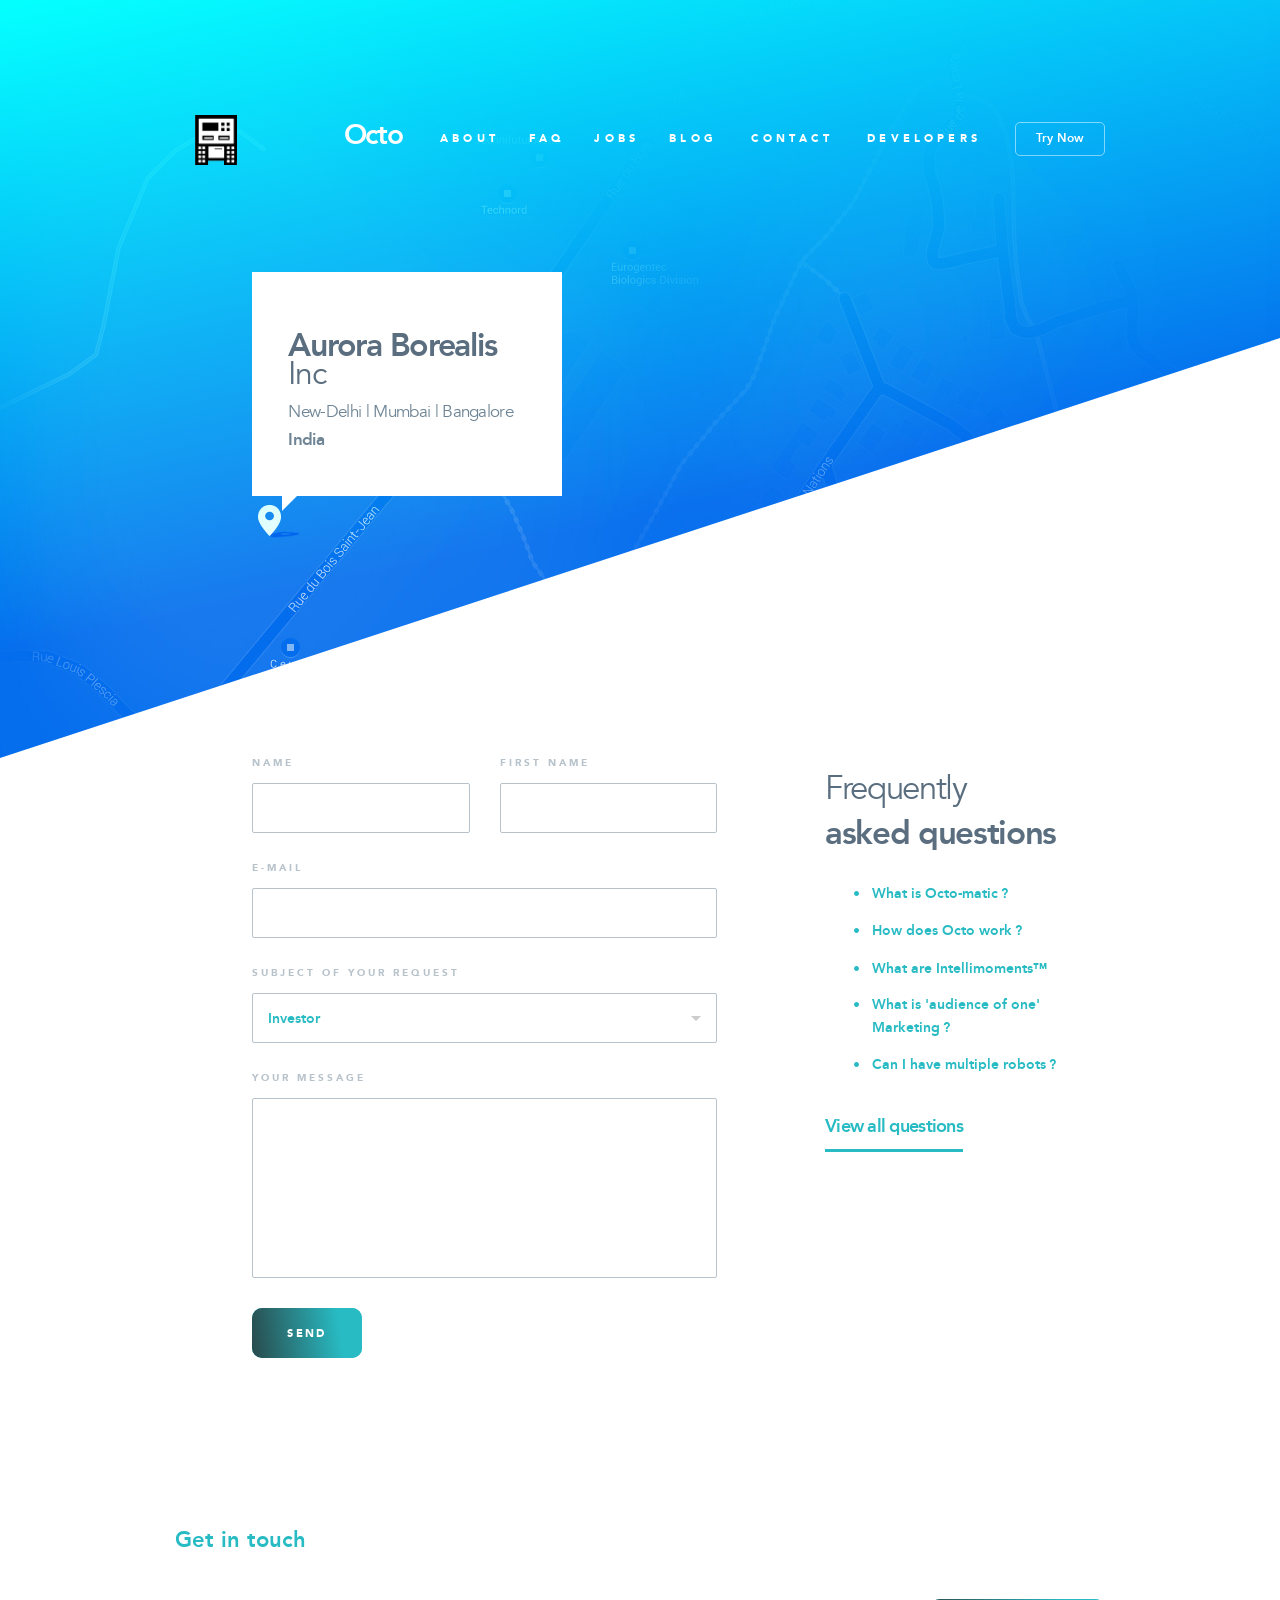
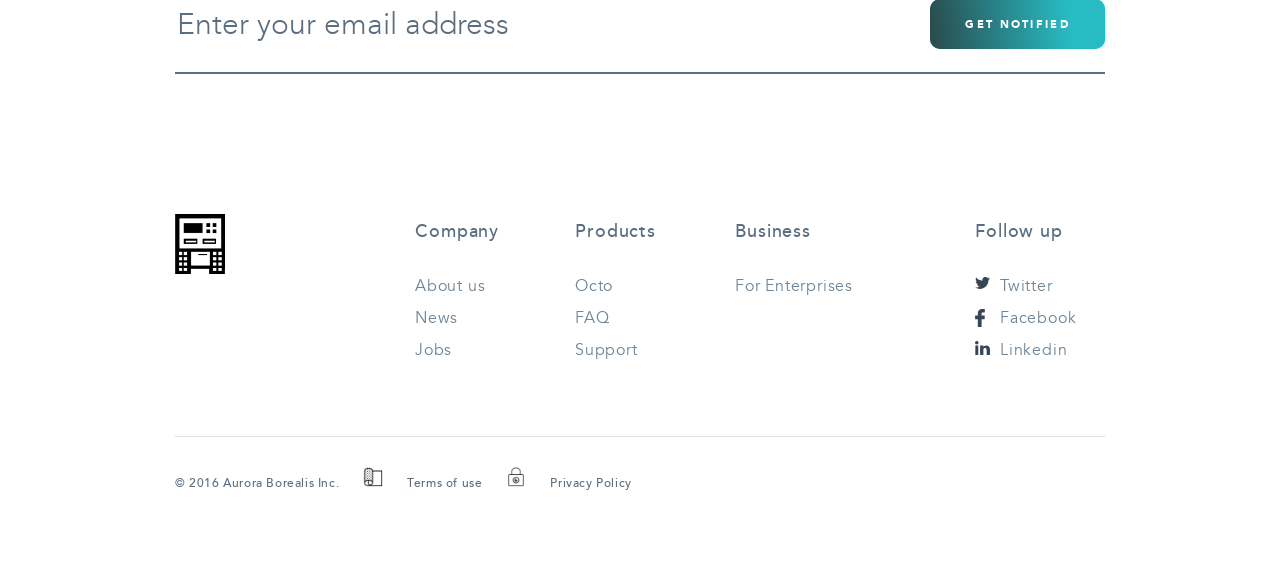
<file: contact.html>
<!doctype html>
<html lang="en">
<head>
  <meta charset="utf-8">
  <meta name="viewport" content="width=device-width, initial-scale=1">
  <meta name="description" content="Octo Labs">
  <link rel="canonical" href="www.octo.ai/home.html">
  <meta http-equiv="x-ua-compatible" content="ie=edge">
  <meta property="og:type" content="website" />
  <meta property="og:title" content="Octo-Matic  Mobile Engagement automation | Marketing of one | Marketing Robot | " />
  <meta property="og:image" content="" />
  <meta property="og:site_name" content="Octo-Matic" />
  <meta property="og:description" content="Octo helps you win over and delight your customers by automating engagement and driving real time conversions via Intellimoments™" />
  <meta name="twitter:card" content="" />
  <meta name="twitter:site" content="" />
  <meta name="twitter:creator" content="" />
  <meta name="twitter:title" content="" />
  <meta name="twitter:description" content="" />
  <meta name="twitter:image:src" content="" />
  <link rel="apple-touch-icon" sizes="57x57" href="ico/apple-icon-57x57.png">
<link rel="apple-touch-icon" sizes="60x60" href="ico/apple-icon-60x60.png">
<link rel="apple-touch-icon" sizes="72x72" href="ico/apple-icon-72x72.png">
<link rel="apple-touch-icon" sizes="76x76" href="ico/apple-icon-76x76.png">
<link rel="apple-touch-icon" sizes="114x114" href="ico/apple-icon-114x114.png">
<link rel="apple-touch-icon" sizes="120x120" href="ico/apple-icon-120x120.png">
<link rel="apple-touch-icon" sizes="144x144" href="ico/apple-icon-144x144.png">
<link rel="apple-touch-icon" sizes="152x152" href="ico/apple-icon-152x152.png">
<link rel="apple-touch-icon" sizes="180x180" href="ico/apple-icon-180x180.png">
<link rel="icon" type="image/png" sizes="192x192"  href="ico/android-icon-192x192.png">
<link rel="icon" type="image/png" sizes="32x32" href="ico/favicon-32x32.png">
<link rel="icon" type="image/png" sizes="96x96" href="ico/favicon-96x96.png">
<link rel="icon" type="image/png" sizes="16x16" href="ico/favicon-16x16.png">
<link rel="manifest" href="ico/manifest.json">
<meta name="msapplication-TileColor" content="#ffffff">
<meta name="msapplication-TileImage" content="ico/ms-icon-144x144.png">
<meta name="theme-color" content="#ffffff">




  <title>Home | Octo-Matic</title>
  
  <link rel="stylesheet" href="css/main.css" />

  <script type="application/javascript" src="js/modernizr.js"></script>
  


  <link rel="stylesheet" href="css/stroke.css" />
  <link rel="stylesheet" href="css/webicon.css" />
  <link rel="stylesheet" href="css/morphext.css" />
    <link rel="stylesheet" href="css/animate.css" />
        <link rel="stylesheet" href="css/rotate.css" />
        <link rel="stylesheet" href="css/textrotate.css" />

 <script>
    (function(i, s, o, g, r, a, m) {
      i['GoogleAnalyticsObject'] = r;
      i[r] = i[r] || function() {
        (i[r].q = i[r].q || []).push(arguments)
      }, i[r].l = 1 * new Date();
      a = s.createElement(o),
        m = s.getElementsByTagName(o)[0];
      a.async = 1;
      a.src = g;
      m.parentNode.insertBefore(a, m)
    })(window, document, 'script', 'https://www.google-analytics.com/analytics.js', 'ga');

    ga('create', 'UA-76541897-1', 'auto');
    ga('send', 'pageview');
  </script>


</head>

<body class="lang-en">
    
  <div class="wrapper" data-smooth-scroll='{"speed": 1, "ease": 0.08, "fixed": true}'>
      
<header class="site-header js-app-header">
  <div class="site-header__wrapper">
    <h1 class="site-title">
      <a href="home.html" class="site-title__logo" >


        <span class="u-visually-hidden">Octo-matic</span>
        <img class="img-responsive2"       
           src="assets/images/logo.png" style="height: 50px; padding-left: 20px">

          <!--[if gte IE 9]><!-->
  
  <!--<![endif]-->

      </a>
    </h1>

    
<nav class="site-navigation" role="navigation">
  <ul class="site-navigation__list">
          <li class="site-navigation__item site-navigation__item--blue ">
        <a href="" >
          <i>Octo</i>
        </a>
      </li>
          <li class="site-navigation__item  ">
        <a href="about-us.html" >
          About 
        </a>
    
        <li class="site-navigation__item">
        <a href="faq.html">
          FAQ
        </a>

         
          <li class="site-navigation__item  ">
        <a href="jobs.html">
          Jobs
        </a>

 <li class="site-navigation__item">
        <a href="http://blog.Octo.ai/">
         Blog
        </a>

      </li> 
        
          <li class="site-navigation__item  ">
        <a href="contact.html" >
          Contact
        </a>
        </li>
        <li class="site-navigation__item">
        <a href="http://developers.octo.ai/">
        Developers
        </a>
      </li>
      
        <li class="site-navigation__item site-navigation__item--languages has-dropdown">
      <a href="home.html" data-toggle-dropdown role="button" aria-haspopup="true" aria-expanded="false">
        Try Now  <!--[if gte IE 9]><!-->
        
        </a>
      </li>
  </ul>
</nav>

<button type="button" class="site-navigation-trigger" data-navigation-trigger>
  <span class="site-navigation-trigger__wrapper">
    <i class="site-navigation-trigger__line site-navigation-trigger__line--1"></i>
    <i class="site-navigation-trigger__line site-navigation-trigger__line--2"></i>
    <i class="site-navigation-trigger__line site-navigation-trigger__line--3"></i>
  </span>
</button>

  </div>
</header>


      <main role="main" class="js-app-container" data-view="contact">

  <article class="content content--contact">

    <header class="content-header typeset">
      <div class="content-header__wrapper">
        <div class="contact-address vcard">
          <p class="fn org">Aurora Borealis <br> <small>Inc</small></p>
          <p class="adr">
            <span class="street-address">New-Delhi | Mumbai | Bangalore</span><b>
            <span class="country-name">India</span>            
          </p>
        </div>
      </div>
    </header>

    <div class="content-body" id="contact-form">
      <span class="triangle triangle--top-right js-triangle"></span>

      <div class="content-body__wrapper">
        <div class="contact-form">

          
          <form method="post" action="https://formspree.io/param@octo.ai">
            <fieldset>
              <div class="form-group">
                <div class="form-field">
                  <label for="lastname">Name</label>
                  <input type="text" class="form-control" name="name" id="lastname" value="" />
                </div>
                <div class="form-field">
                  <label for="firstname">First name</label>
                  <input type="text" class="form-control" name="name" id="firstname" value=""  />
                </div>
              </div>
              <div class="form-field">
                <label for="email">E-mail</label>
                <input type="email" class="form-control" name="_replyto" id="email" value=""  />
              </div>
              <div class="form-field">
                <label for="subject">Subject of your request</label>
                <select class="form-control" id="subject">
                                      <option value="1" >
                       Investor
                    </option>
                                      <option value="2" >
                        General
                    </option>
                                      <option value="3" >
                        Sales
                    </option>
                                      <option value="4" >
                        Support
                    </option>
                                  </select>
              </div>
              <div class="form-field">
                <label for="message">Your message</label>
                <textarea class="form-control" name="Contact_sMessage" id="message"></textarea>
              </div>
            </fieldset>

            <button type="submit" class="button" value="Send">Send</button>
          </form>
        </div>

        <aside class="contact-faq typeset">
          <h2><span class="splited-line"><span class="splited-line__wrapper">Frequently</span></span> <span class="splited-line"><span class="splited-line__wrapper"><strong>asked&nbsp;questions</strong></span></span></h2>

          <ul>
                          <li><a href="faq.html#faq-5">What<strong> is Octo-matic ?</strong></a></li>
                          <li><a href="faq.html#faq-1">How does Octo <strong>work ?</strong></a></li>
                          <li><a href="faq.html#faq-2">What are<strong> Intellimoments™</strong></a></li>
                          <li><a href="faq.html#faq-3">What is <strong>'audience of one' Marketing ?</strong></a></li>
                          <li><a href="faq.html#faq-6">Can I have multiple<strong> robots ? </strong></a></li>
                      </ul>

          <a href="faq.html" class="button button--underlined">View all questions</a>
        </aside>
      </div>
    </div>

  </article>

</main>

     
    <footer class="site-footer js-app-footer">
      <div class="site-footer__wrapper">

        <form method="POST" action="https://formspree.io/param@octo.ai" class="site-newsletter">
          <label for="email">Get in touch</label>
          <input type="email" id="email" name="_replyto" value="" placeholder="Enter your email address"/>
          <button type="submit" class="button" value="Send">Get notified</button>
        </form>

        <div class="row">
          <div class="column large-3">
            <!--[if gte IE 9]><!-->
            <a href="home.html" class="site-title__logo" >
              <span class="u-visually-hidden">Octo-matic</span>

              <img class="img-responsive2"       
              src="assets/images/logo.png" style="height: 60px;">

              <!--[if gte IE 9]><!-->

              <!--<![endif]-->

            </a>
            <!--<![endif]-->

          </div>
          <div class="column large-2 medium-6 small-12">
            <nav class="site-footer__menu">
              <h3>Company</h3>
              <ul>
                <li><a href="about-us.html"> About us</a></li>
                <li><a href="http://Blog.Octo.ai/" target="_blank">News</a></li>
                <li><a href="jobs.html" >Jobs</a></li>
              </ul>
            </nav>
          </div>
          <div class="column large-2 medium-6 small-12">
            <nav class="site-footer__menu">
              <h3>Products</h3>
              <ul>
                <li><a href="http://octo.ai">Octo</a></li>
                <li><a href="faq.html" >FAQ</a></li>
                <li><a href="contact.html">Support</a></li>
              </ul>
            </nav>
          </div>
          <div class="column large-3 medium-6 small-12">
            <nav class="site-footer__menu">
              <h3>Business</h3>
              <ul>
                <li><a href="about-us.html" >For Enterprises</a></li>
              </ul>
            </nav>
          </div>
          <div class="column large-2 medium-6 small-12">
            <nav class="site-footer__menu follow-up">
              <h3>Follow up</h3>
              <ul>
                <li><a href="https://twitter.com/octo" target="_blank">  <!--[if gte IE 9]><!-->
                  <svg width="15" height="12" class="icon-twitter">
                    <use xlink:href="assets/fonts/icons/spritesheet.svg#icon-twitter"></use>
                  </svg>
                  <!--<![endif]-->
                  <span class="follow-up__label">Twitter</span></a></li>
                  <li><a href="https://www.facebook.com/octo" target="_blank">  <!--[if gte IE 9]><!-->
                    <svg width="10" height="18" class="icon-facebook">
                      <use xlink:href="assets/fonts/icons/spritesheet.svg#icon-facebook"></use>
                    </svg>
                    <!--<![endif]-->
                    <span class="follow-up__label">Facebook</span></a></li>
                    <li><a href="https://www.linkedin.com/company/octo" target="_blank">  <!--[if gte IE 9]><!-->
                      <svg width="15" height="14" class="icon-linkedin">
                        <use xlink:href="assets/fonts/icons/spritesheet.svg#icon-linkedin"></use>
                      </svg>
                      <!--<![endif]-->
                      <span class="follow-up__label">Linkedin</span></a></li>
                    </ul>
                  </nav>
                </div>

              </div>

              <div class="site-copyright">
                <ul>
                  <li>© 2016 Aurora Borealis Inc.</li>
                  <img class="icon icons8-Sheet-Metal" src="[data-uri]" width="20" height="20">
                  <li><a href="" target="_blank">Terms of use</a></li>
                 
                 <img class="icon icons8-Privacy" src="[data-uri]" width="20" height="20">
                  <li><a href="" target="_blank">Privacy Policy</a></li>
                </ul>

                <!--[if gte IE 9]><!-->

                <!--<![endif]-->
              </a>
            </div>
          </div>
        </footer>

      </div>
      <script type="text/javascript" src="//ajax.googleapis.com/ajax/libs/jquery/1.9.1/jquery.js"></script>
              <script src="js/jquery.min.js"></script>

      <script type="application/javascript" src="js/main.js"></script>
              <script type="application/javascript" src="js/morphext.js"></script>
            <script type="text/javascript" src="js/morphext.min.js"</script>
                          <script type="application/javascript" src="js/rotate.js"></script>

  <script type="application/javascript" src="js/textrotate.js"></script>

 

                <script type="text/javascript"> $(".rotate").textrotator({
  animation: "dissolve", // You can pick the way it animates when rotating through words. Options are dissolve (default), fade, flip, flipUp, flipCube, flipCubeUp and spin.
  separator: ",", // If you don't want commas to be the separator, you can define a new separator (|, &, * etc.) by yourself using this field.
  speed: 3000 // How many milliseconds until the next word show.
});


$.ajax({
    url: "https://formspree.io/you@email.com",
    method: "POST",
    data: {message: "hello!"},
    dataType: "json"
});


</script>


        






  </body>
  </html>
</file>
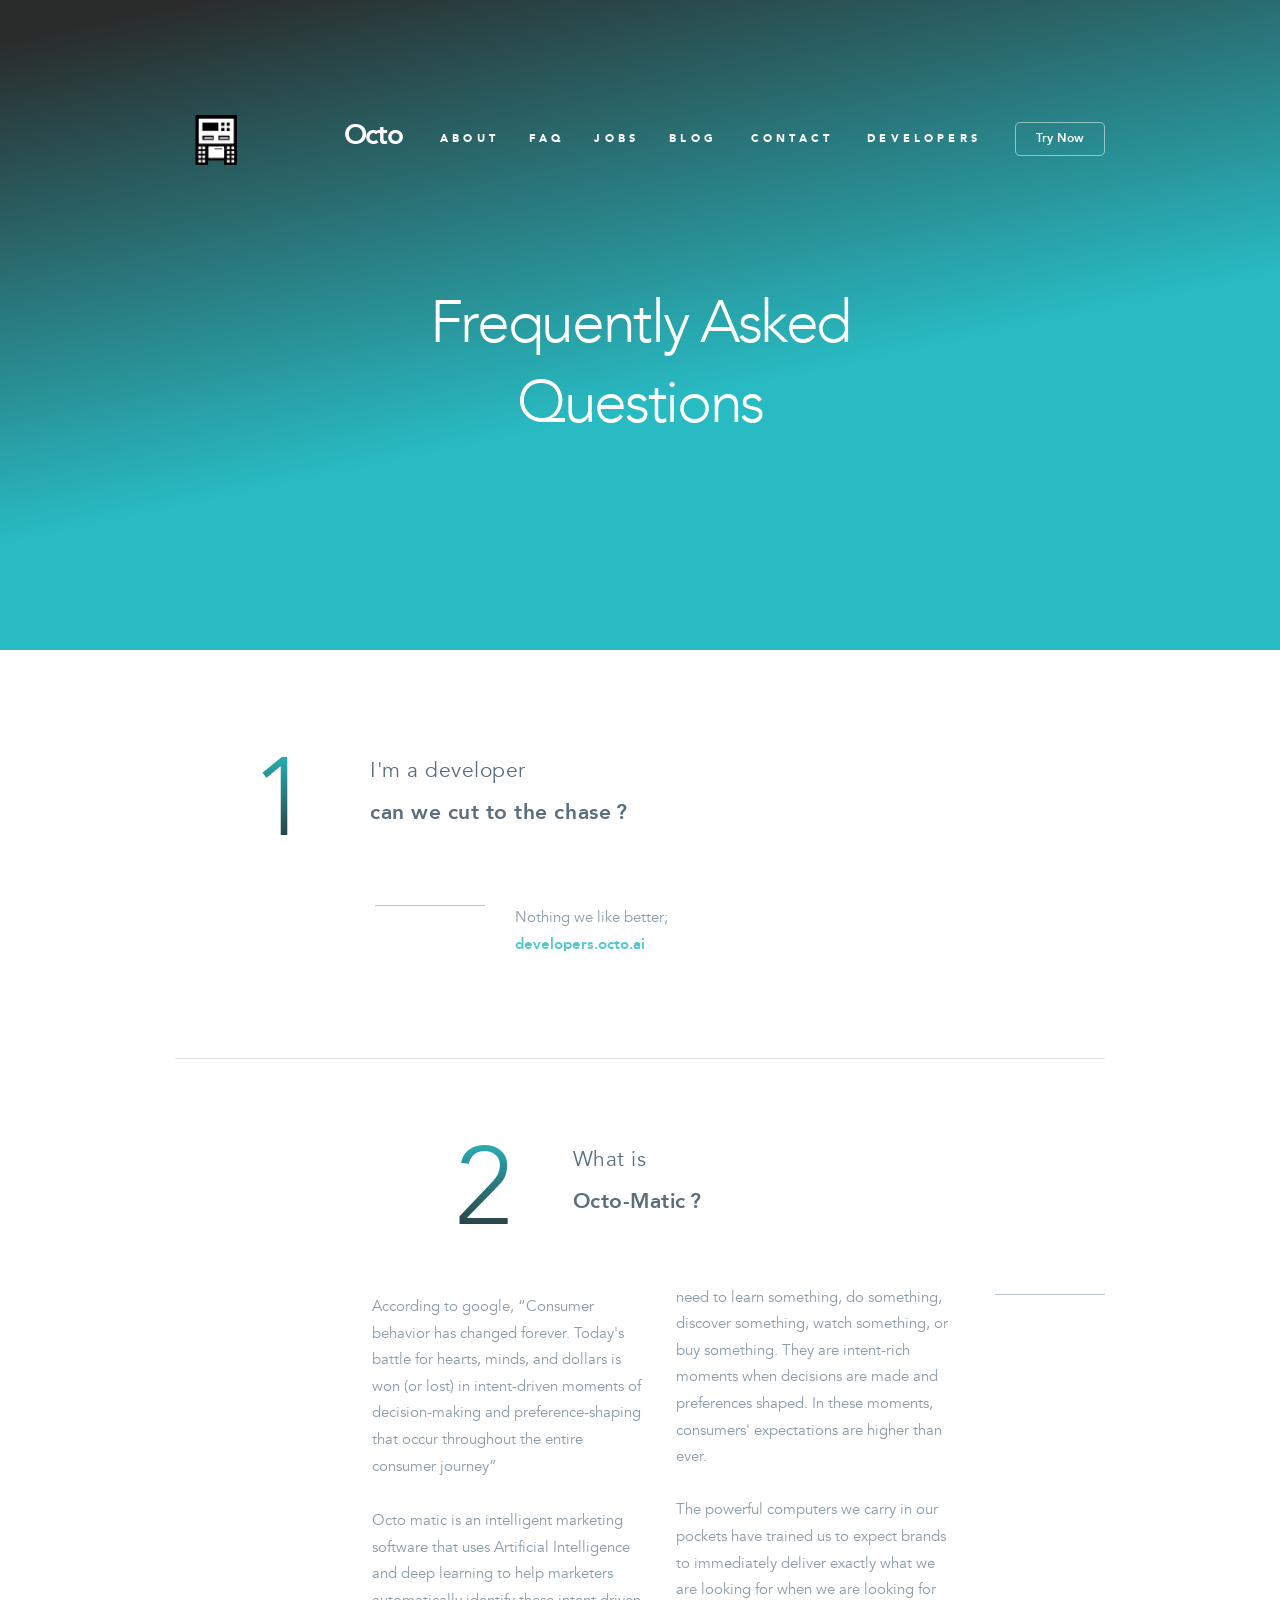
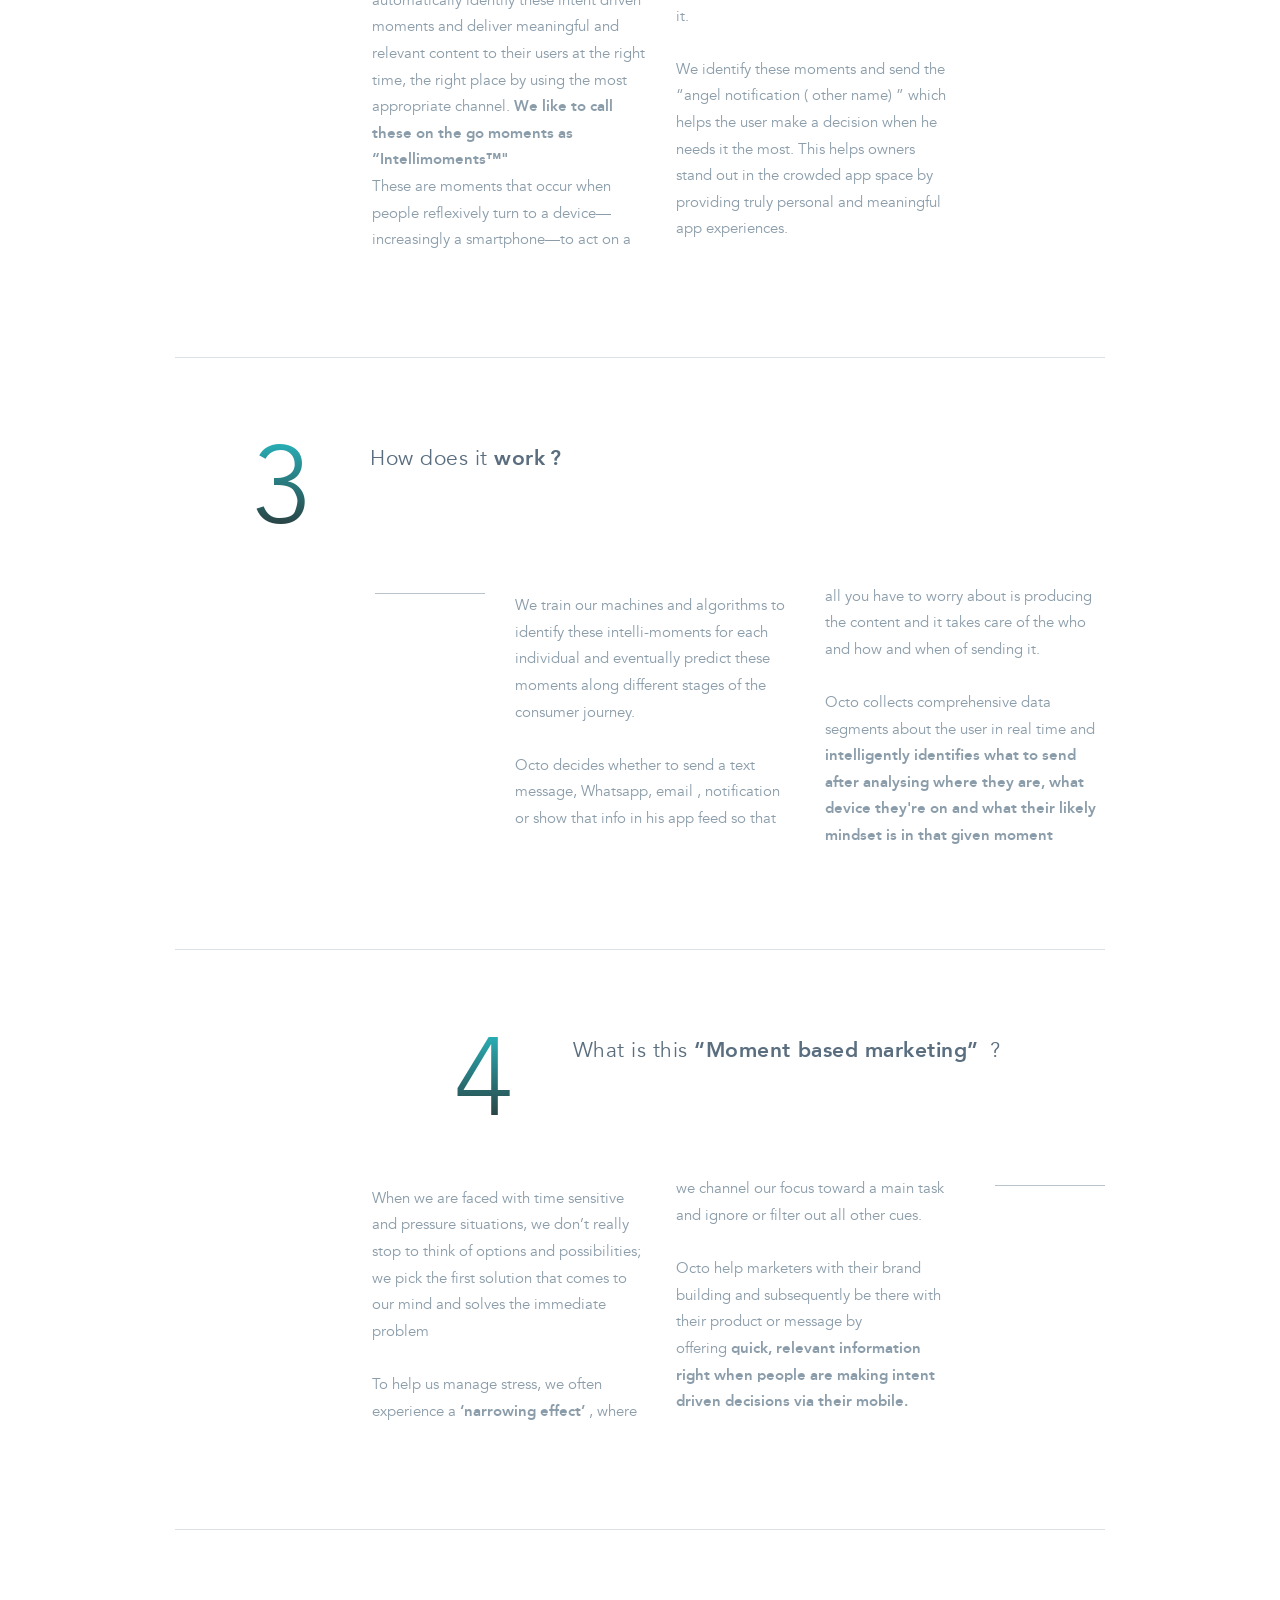
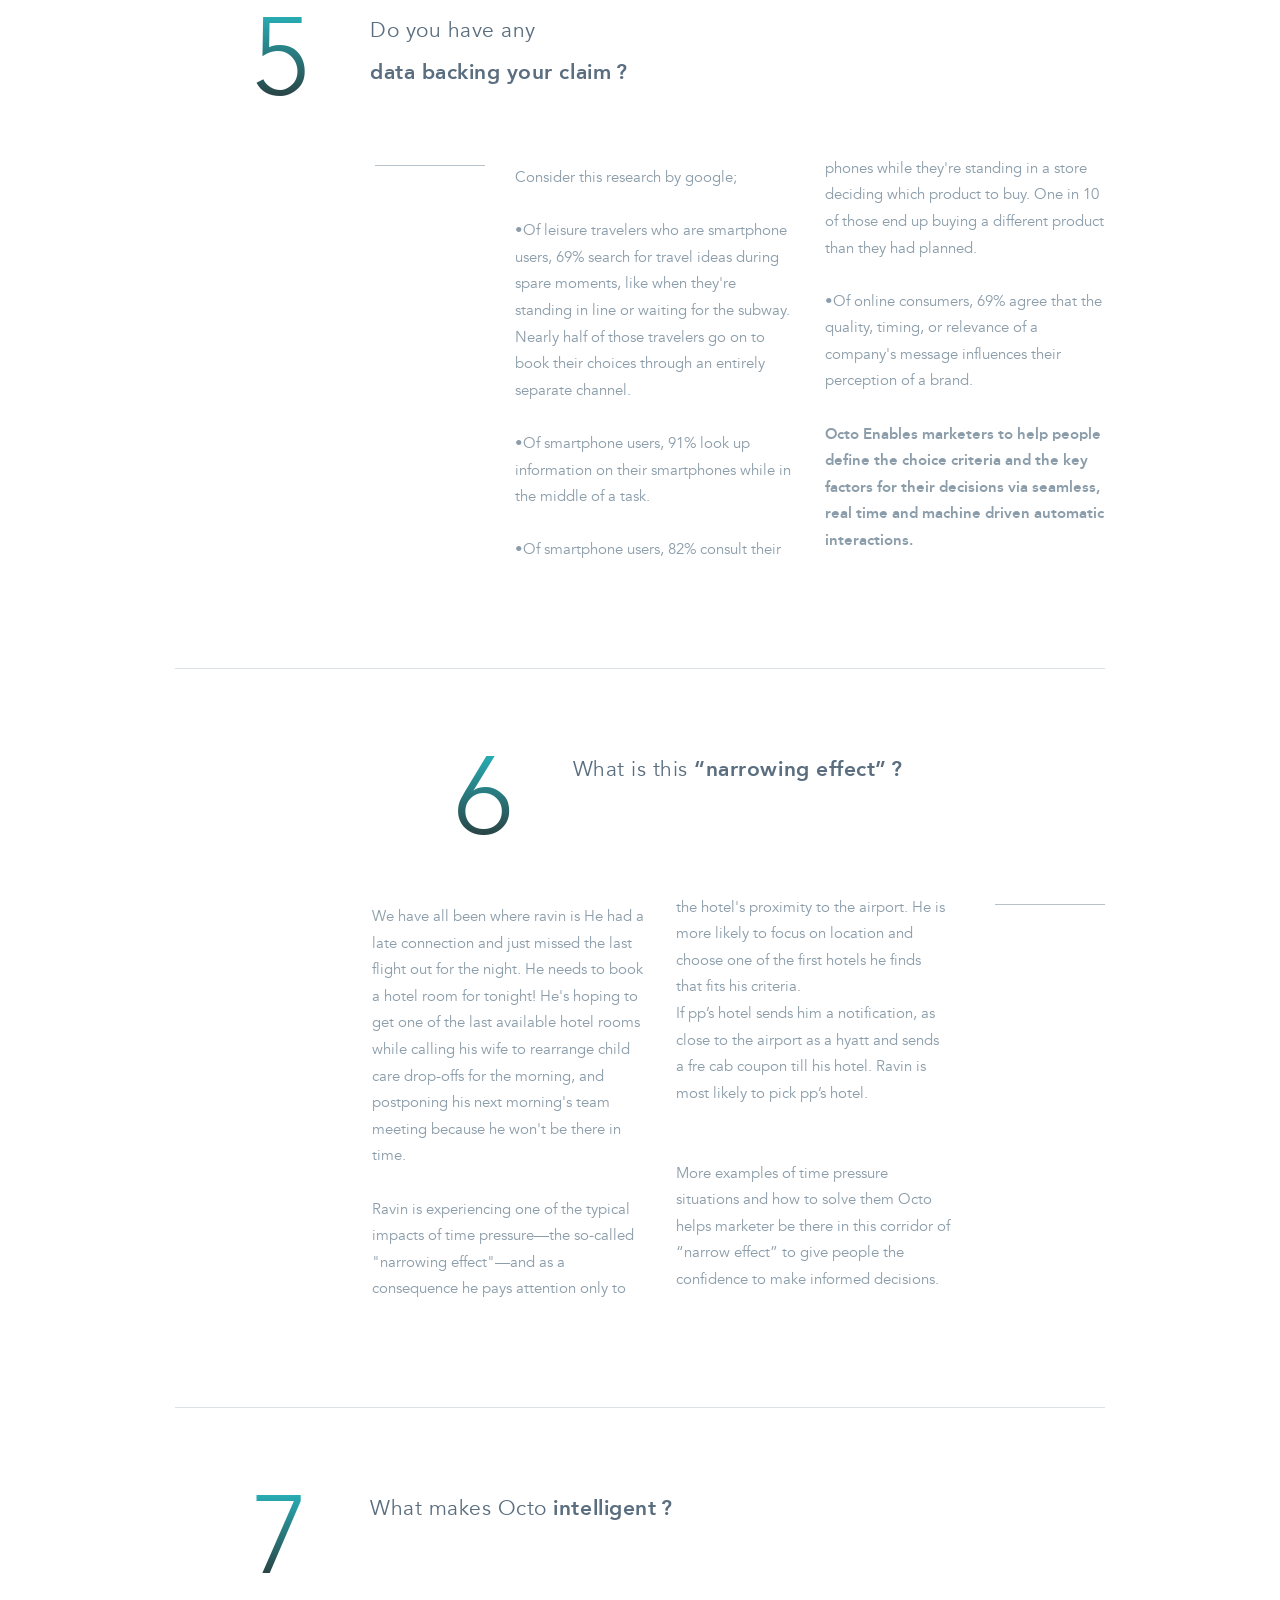
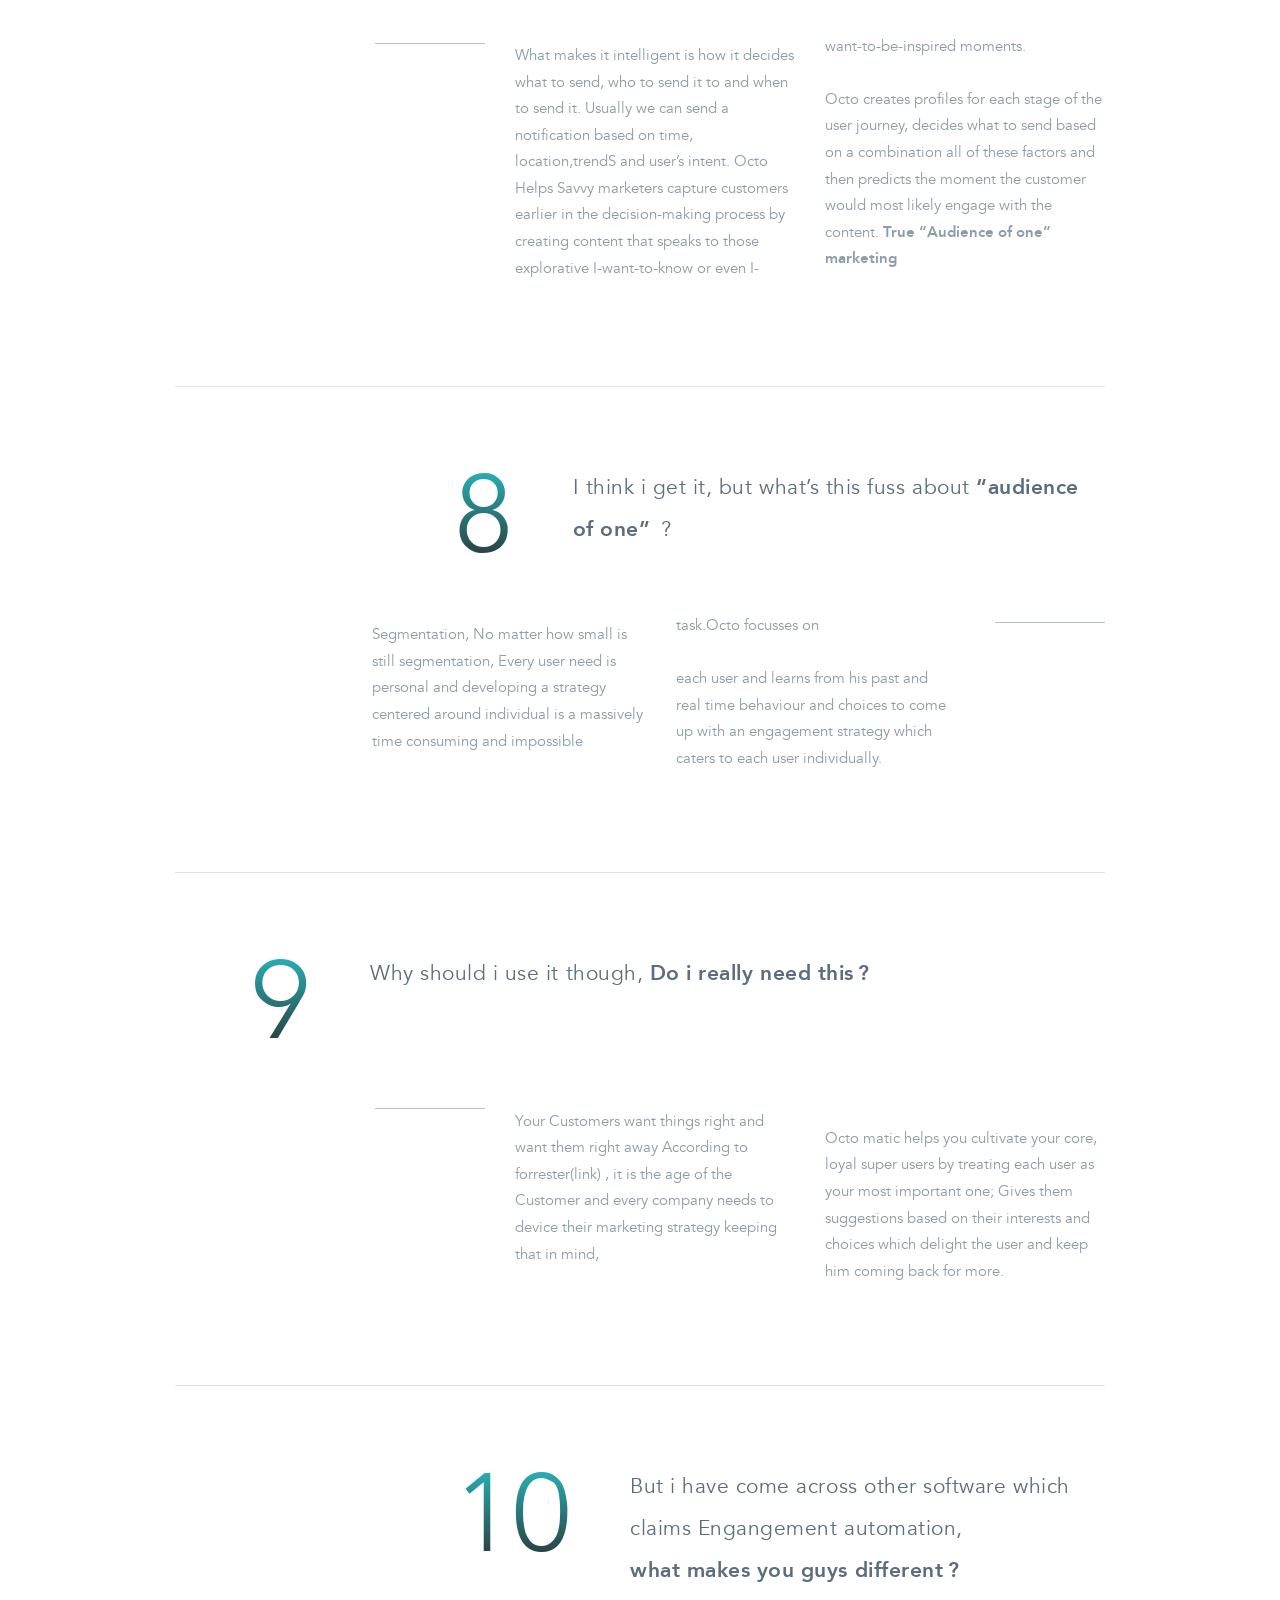
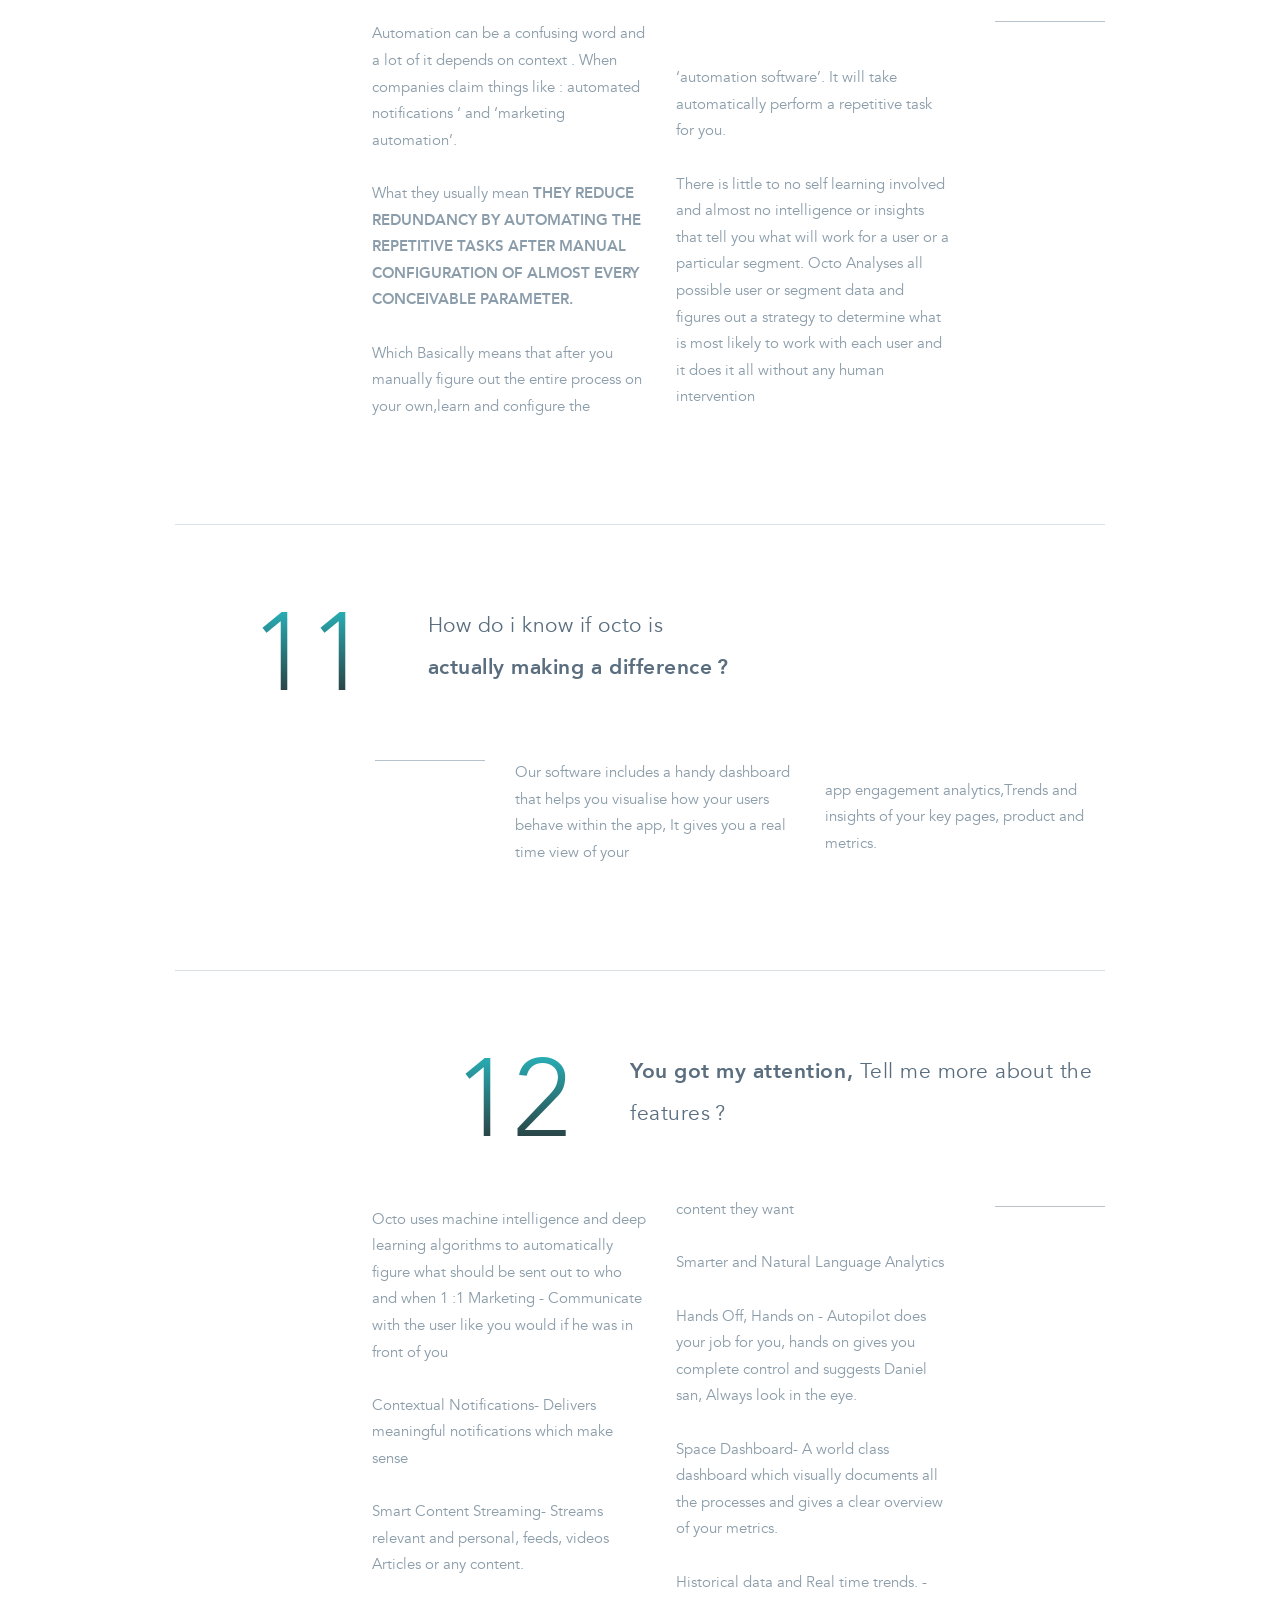
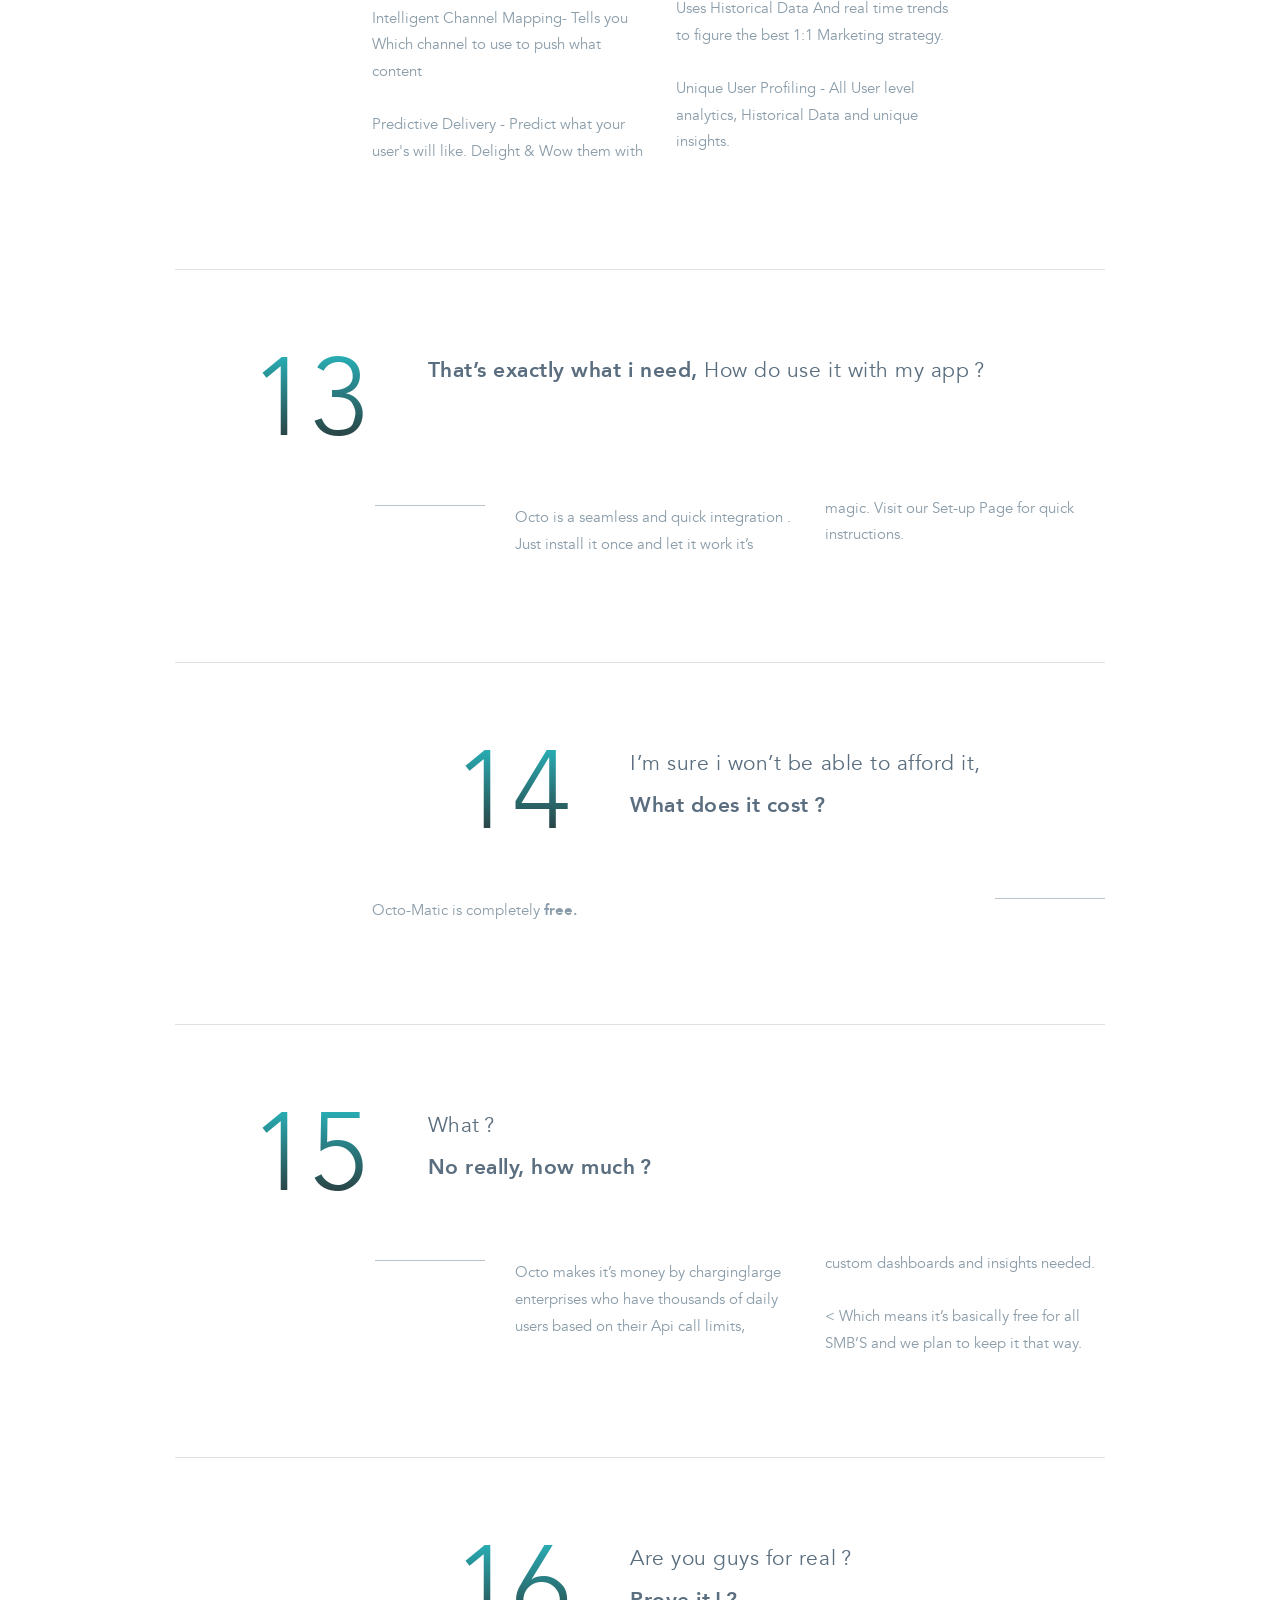
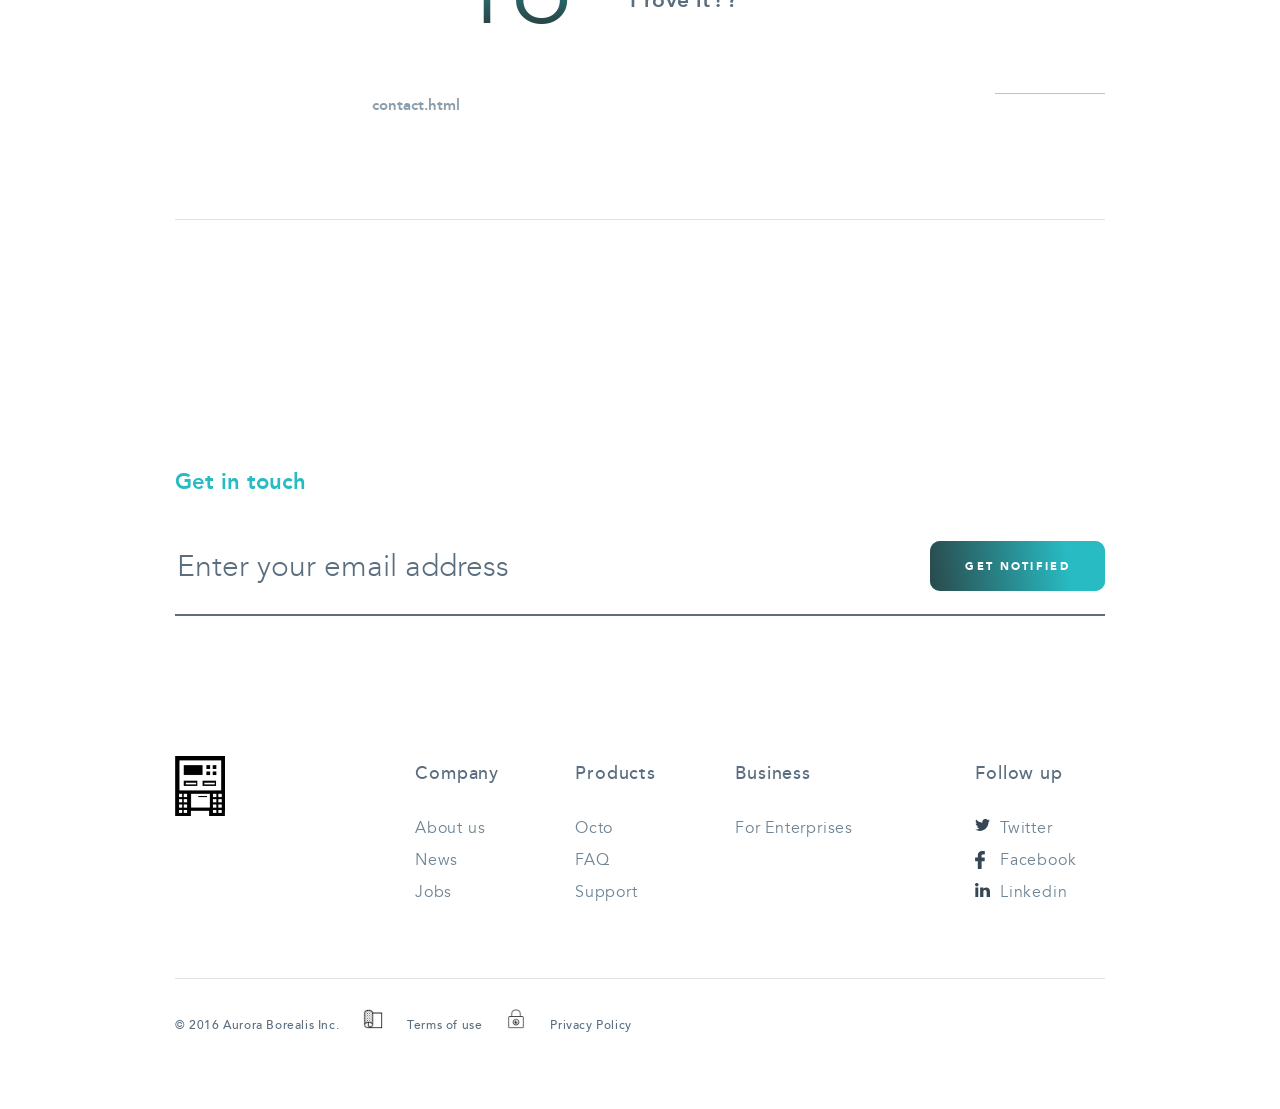
<file: faq.html>
<!doctype html>
<html lang="en">
<head>
  <meta charset="utf-8">
  <meta name="viewport" content="width=device-width, initial-scale=1">
  <meta name="description" content="Octo Labs">
  <link rel="canonical" href="www.octo.ai/home.html">
  <meta http-equiv="x-ua-compatible" content="ie=edge">
  <meta property="og:type" content="website" />
  <meta property="og:title" content="Octo-Matic  Mobile Engagement automation | Marketing of one | Marketing Robot | " />
  <meta property="og:image" content="" />
  <meta property="og:site_name" content="Octo-Matic" />
  <meta property="og:description" content="Octo helps you win over and delight your customers by automating engagement and driving real time conversions via Intellimoments™" />
  <meta name="twitter:card" content="" />
  <meta name="twitter:site" content="" />
  <meta name="twitter:creator" content="" />
  <meta name="twitter:title" content="" />
  <meta name="twitter:description" content="" />
  <meta name="twitter:image:src" content="" />
  <link rel="apple-touch-icon" sizes="57x57" href="ico/apple-icon-57x57.png">
<link rel="apple-touch-icon" sizes="60x60" href="ico/apple-icon-60x60.png">
<link rel="apple-touch-icon" sizes="72x72" href="ico/apple-icon-72x72.png">
<link rel="apple-touch-icon" sizes="76x76" href="ico/apple-icon-76x76.png">
<link rel="apple-touch-icon" sizes="114x114" href="ico/apple-icon-114x114.png">
<link rel="apple-touch-icon" sizes="120x120" href="ico/apple-icon-120x120.png">
<link rel="apple-touch-icon" sizes="144x144" href="ico/apple-icon-144x144.png">
<link rel="apple-touch-icon" sizes="152x152" href="ico/apple-icon-152x152.png">
<link rel="apple-touch-icon" sizes="180x180" href="ico/apple-icon-180x180.png">
<link rel="icon" type="image/png" sizes="192x192"  href="ico/android-icon-192x192.png">
<link rel="icon" type="image/png" sizes="32x32" href="ico/favicon-32x32.png">
<link rel="icon" type="image/png" sizes="96x96" href="ico/favicon-96x96.png">
<link rel="icon" type="image/png" sizes="16x16" href="ico/favicon-16x16.png">
<link rel="manifest" href="ico/manifest.json">
<meta name="msapplication-TileColor" content="#ffffff">
<meta name="msapplication-TileImage" content="ico/ms-icon-144x144.png">
<meta name="theme-color" content="#ffffff">




  <title>Home | Octo-Matic</title>
  
  <link rel="stylesheet" href="css/main.css" />

  <script type="application/javascript" src="js/modernizr.js"></script>
  


  <link rel="stylesheet" href="css/stroke.css" />
  <link rel="stylesheet" href="css/webicon.css" />
  <link rel="stylesheet" href="css/morphext.css" />
    <link rel="stylesheet" href="css/animate.css" />
        <link rel="stylesheet" href="css/rotate.css" />
        <link rel="stylesheet" href="css/textrotate.css" />

 <script>
    (function(i, s, o, g, r, a, m) {
      i['GoogleAnalyticsObject'] = r;
      i[r] = i[r] || function() {
        (i[r].q = i[r].q || []).push(arguments)
      }, i[r].l = 1 * new Date();
      a = s.createElement(o),
        m = s.getElementsByTagName(o)[0];
      a.async = 1;
      a.src = g;
      m.parentNode.insertBefore(a, m)
    })(window, document, 'script', 'https://www.google-analytics.com/analytics.js', 'ga');

    ga('create', 'UA-76541897-1', 'auto');
    ga('send', 'pageview');
  </script>


</head>

<body class="lang-en">
    
  <div class="wrapper" data-smooth-scroll='{"speed": 1, "ease": 0.08, "fixed": true}'>
      
<header class="site-header js-app-header">
  <div class="site-header__wrapper">
    <h1 class="site-title">
      <a href="home.html" class="site-title__logo" >


        <span class="u-visually-hidden">Octo-matic</span>
        <img class="img-responsive2"       
           src="assets/images/logo.png" style="height: 50px; padding-left: 20px">

          <!--[if gte IE 9]><!-->
  
  <!--<![endif]-->

      </a>
    </h1>

    
<nav class="site-navigation" role="navigation">
  <ul class="site-navigation__list">
          <li class="site-navigation__item site-navigation__item--blue ">
        <a href="http://Octo.ai/" >
          <i>Octo</i>
        </a>
      </li>
          <li class="site-navigation__item  ">
        <a href="about-us.html" >
          About 
        </a>
    
        <li class="site-navigation__item">
        <a href="faq.html">
          FAQ
        </a>

         
          <li class="site-navigation__item  ">
        <a href="jobs.html">
          Jobs
        </a>

 <li class="site-navigation__item">
        <a href="http://blog.Octo.ai/">
         Blog
        </a>

      </li> 
        
          <li class="site-navigation__item  ">
        <a href="contact.html" >
          Contact
        </a>
        </li>
        <li class="site-navigation__item">
        <a href="http://developers.octo.ai/">
        Developers
        </a>
      </li>
      
        <li class="site-navigation__item site-navigation__item--languages has-dropdown">
      <a href="home.html" data-toggle-dropdown role="button" aria-haspopup="true" aria-expanded="false">
        Try Now  <!--[if gte IE 9]><!-->
        
        </a>
      </li>
  </ul>
</nav>

<button type="button" class="site-navigation-trigger" data-navigation-trigger>
  <span class="site-navigation-trigger__wrapper">
    <i class="site-navigation-trigger__line site-navigation-trigger__line--1"></i>
    <i class="site-navigation-trigger__line site-navigation-trigger__line--2"></i>
    <i class="site-navigation-trigger__line site-navigation-trigger__line--3"></i>
  </span>
</button>

  </div>
</header>

<main role="main" class="js-app-container" data-view="faq">

<header class="content-header">
      <div class="content-header__wrapper">
        <h1>Frequently Asked Questions</h1>
      </div>
    </header>

    <div class="content-body">
      <div class="content-body__wrapper">
                            <div class="question " id="faq-5">
            <div class="question__header">
              <h2>
                <span class="number">1</span>
                I'm a developer<br><strong> can we cut to the chase ?</strong>
             
                
            </h2>
            </div>
            <div class="question__body">
              <p> Nothing we like better; <strong><a> developers.octo.ai </strong></a></p>
            </div>
          </div>
                            <div class="question question--reverse" id="faq-1">
            <div class="question__header">
              <h2>
                <span class="number">2</span>
               What is <br><strong>Octo-Matic?</strong>
              </h2>
            </div>
            <div class="question__body">
              <p class="large">According to google,

“Consumer behavior has changed forever. Today's battle for hearts, minds, and dollars is won (or lost) in intent-driven moments of decision-making and preference-shaping that occur throughout the entire consumer journey” </p>

<p>
Octo matic is an intelligent marketing software that uses Artificial Intelligence and deep learning to help marketers <stong> automatically identify these intent driven moments </stong> and deliver meaningful and relevant content to their users at the right time, the right place by using the most appropriate channel. 
<strong>We like to call these on the go moments as “Intellimoments™"</strong> <br>
These are moments that occur when people reflexively turn to a device—increasingly a smartphone—to act on a need to learn something, do something, discover something, watch something, or buy something. They are intent-rich moments when decisions are made and preferences shaped. In these moments, consumers' expectations are higher than ever.
<br><br>
 The powerful computers we carry in our pockets have trained us to expect brands to immediately deliver exactly what we are looking for when we are looking for it. <br><br>
We identify these moments and send the “angel notification ( other name) ” which helps the user make a decision when he needs it the most.

This helps owners stand out in the crowded app space by providing truly personal and meaningful app experiences. 
 </p>
            </div>
          </div>
                            <div class="question " id="faq-2">
            <div class="question__header">
              <h2>
                <span class="number">3</span>
                How does it <strong> work ?</strong>
              </h2>
            </div>
            <div class="question__body">
              <p>We train our machines and algorithms to identify these intelli-moments for each individual and eventually predict these moments along different stages of the consumer journey. <br><br>
Octo decides whether to send a text message, Whatsapp, email , notification or show that info in his app feed so that all you have to worry about is producing the content and it takes care of the who and how and when of sending it. <br><br>
Octo collects comprehensive data segments about the user in real time and <strong>intelligently identifies what to send after analysing where they are, what device they're on and what their likely mindset is in that given moment</strong>
</p>
            </div>
          </div>
                            <div class="question question--reverse" id="faq-3">
            <div class="question__header">
              <h2>
                <span class="number">4</span>
               What is  this <strong> “Moment based marketing” </strong>?

              </h2>
            </div>
            <div class="question__body">
              <p>
                When we are faced with time sensitive and pressure situations, we don’t really stop to think of options and possibilities; we pick the first solution that comes to our mind and solves the immediate problem  <br><br>
To help us manage stress, we often experience a <strong>‘narrowing effect’ </strong>, where we channel our focus toward a main task and ignore or filter out all other cues.<br><br>
Octo help marketers with their brand building and subsequently be there with their product or message by <br>offering <strong> quick, relevant information right when people are making intent driven decisions via their mobile.</strong>

              </p>
            </div>
          </div>
                            <div class="question " id="faq-6">
            <div class="question__header">
              <h2>
                <span class="number">5</span>
                Do you have any <br><strong>data backing your claim? </strong>
              </h2>
            </div>
            <div class="question__body">
              <p>Consider this research by google;
              <br><br>

•Of leisure travelers who are smartphone users, 69% search for travel ideas during spare moments, like when they're standing in line or waiting for the subway. Nearly half of those travelers go on to book their choices through an entirely separate channel.<br><br>
•Of smartphone users, 91% look up information on their smartphones while in the middle of a task. <br><br>
•Of smartphone users, 82% consult their phones while they're standing in a store deciding which product to buy. One in 10 of those end up buying a different product than they had planned. <br><br>
 •Of online consumers, 69% agree that the quality, timing, or relevance of a company's message influences their perception of a brand. <br><br>

<strong>Octo Enables marketers to help people define the choice criteria and the key factors for their decisions via seamless, real time and machine driven automatic interactions. </strong>
</p>
            </div>
          </div>
                            <div class="question question--reverse" id="faq-7">
            <div class="question__header">
              <h2>
                <span class="number">6</span>
                What is this <strong> “narrowing effect” ?</strong>
              </h2>
            </div>
            <div class="question__body">
              <p>We have all been where ravin is 
He had a late connection and just missed the last flight out for the night. He needs to book a hotel room for tonight! He's hoping to get one of the last available hotel rooms while calling his wife to rearrange child care drop-offs for the morning, and postponing his next morning's team meeting because he won't be there in time. <br><br>
 Ravin is experiencing one of the typical impacts of time pressure—the so-called "narrowing effect"—and as a consequence he pays attention only to the hotel's proximity to the airport. He is more likely to focus on location and choose one of the first hotels he finds that fits his criteria. <br>

If pp’s hotel sends him a notification, as close to the airport as a hyatt and sends a fre cab coupon till his hotel. Ravin is most likely to pick pp’s hotel. <br> <br><br>More examples of time pressure situations and how to solve them 
Octo helps marketer be there in this corridor of “narrow effect” to give people the confidence to make informed  decisions.</p>
            </div>
          </div>
                            <div class="question " id="faq-8">
            <div class="question__header">
              <h2>
                <span class="number">7</span>
                What makes Octo <strong> intelligent ? </strong>

              </h2>
            </div>
            <div class="question__body">
              <p>What makes it intelligent is how it decides what to send, who to send it to and when to send it. Usually we can send a notification based on time, location,trendS and user’s intent. 
Octo Helps Savvy marketers capture customers earlier in the decision-making process by creating content that speaks to those explorative I-want-to-know or even I-want-to-be-inspired moments.
<br><br>Octo creates profiles for each stage of the user journey, decides what to send based on a combination all of these factors and then predicts the moment the customer would most likely engage with the content. 

 <strong>True “Audience of one”  marketing </strong>
</p>
            </div>
          </div>
                            <div class="question question--reverse" id="faq-9">
            <div class="question__header">
              <h2>
                <span class="number">8</span>
                I think i get it, but what’s this fuss about <strong>“audience of one” </strong>?
              </h2>
            </div>
            <div class="question__body">
              <p>Segmentation, No matter how small is still segmentation,  Every user need is personal and developing a strategy centered around individual is a massively time consuming and impossible task.Octo focusses on <br><br> each user and learns from his past and real time behaviour and choices to come up with an engagement strategy which caters to each user individually.
</p>
            </div>
          </div>
                            <div class="question " id="faq-10">
            <div class="question__header">
              <h2>
                <span class="number">9</span>
               Why should i use it though,  <strong>Do i really need this ?</strong>
              </h2>
            </div>
            <div class="question__body">
              <p>Your Customers want things right and want them right away
According to forrester(link)  , it is the age of the Customer and every company needs to device their marketing strategy keeping that in mind, <br><br> 
Octo matic helps you cultivate your core, loyal super users by treating each user as your most important one;  Gives them suggestions based on their interests and choices which delight the user and keep him coming back for more.   </p>
            </div>
          </div>
                            <div class="question question--reverse" id="faq-11">
            <div class="question__header">
              <h2>
                <span class="number">10</span>
               But i have come across other software which claims Engangement automation,<br><strong>what makes you guys different ?</strong>
              </h2>
            </div>
            <div class="question__body">
              <p>
                Automation can be a confusing word and a lot of it depends on context . 
When companies claim things like : automated notifications ‘ and ‘marketing automation’. <br><br> What they usually mean <strong>THEY REDUCE REDUNDANCY BY AUTOMATING THE REPETITIVE TASKS AFTER MANUAL CONFIGURATION OF ALMOST EVERY CONCEIVABLE PARAMETER. </strong><br><br>
 Which Basically means that after you manually figure out the entire process on your own,learn and configure the <br><br><br>‘automation software’. It will take automatically perform a repetitive task for you. 
 <br><br>
There is little to no self learning involved and almost no intelligence or insights that tell you what will work for a user or  a particular segment. 
Octo Analyses all possible user or segment data and figures out a strategy to determine what is most likely to work with each user and it does it all without any human intervention 
              </p>
            </div>
          </div>
                            <div class="question " id="faq-12">
            <div class="question__header">
              <h2>
                <span class="number">11</span>
                How do i know if octo is <br> <strong>actually making a difference ?</strong>
              </h2>
            </div>
            <div class="question__body">
              <p>Our software includes a handy dashboard that helps you visualise how your users behave within the app, It gives you a real time view of your <br><br> app engagement analytics,Trends and insights of your key pages, product and metrics. 
</p>
            </div>
          </div>
                            <div class="question question--reverse" id="faq-13">
            <div class="question__header">
              <h2>
                <span class="number">12</span>
                <strong>You got my attention,</strong>

              Tell me more about the features? 
              </h2>
            </div>
            <div class="question__body">
              <p>Octo uses machine intelligence and deep learning algorithms to automatically figure what should be sent out to who and when 

1 :1 Marketing - Communicate with the user like you would if he was in front of you <br><br>

Contextual Notifications- Delivers meaningful notifications which make sense <br><br> 

Smart Content Streaming- Streams relevant and personal, feeds, videos Articles or any content. <br><br>

Intelligent Channel Mapping- Tells you Which channel to use to push what content <br><br>

Predictive Delivery - Predict what your user's will like. Delight & Wow them with content they want <br><br>

Smarter and Natural Language Analytics <br><br>
 
Hands Off, Hands on - Autopilot does your job for you, hands on gives you complete control and suggests   Daniel san, Always look in the eye. <br><br>

Space Dashboard- A world class dashboard which visually documents all the processes and gives a clear overview of your metrics. <br><br>

Historical data and Real time trends. - Uses Historical Data And real time trends to figure the best 1:1 Marketing strategy. 
<br><br>

Unique User Profiling - All  User level analytics, Historical Data and unique insights. 

</p>
      </div>
          </div>






          <div class="question " id="faq-14">
              <div class="question__header">
              <h2>
                <span class="number">13</span>
                <strong>That’s exactly what i need, </strong> How do use it with my app? 
              </h2>
            </div>
            <div class="question__body">
              <p>Octo is a seamless and quick integration . Just install it once and let it work it’s magic.
Visit our Set-up Page for quick instructions.</p>
            </div>
          </div>
                            <div class="question question--reverse" id="faq-15">
            <div class="question__header">
              <h2>
                <span class="number">14</span>
                I’m sure i won’t be able to afford it,<br><strong> What does it cost ? </strong>
              </h2>
            </div>
            <div class="question__body">
              <p>Octo-Matic is completely <strong>free. </strong> </p>
            </div>
          </div>
                            <div class="question " id="faq-16">
            <div class="question__header">
              <h2>
                <span class="number">15</span>
                What? <br> <strong> No really,  how much ?</strong>
              </h2>
            </div>
            <div class="question__body">
              <p>Octo makes it’s money by charginglarge enterprises who have thousands of daily users based on their Api call limits, custom dashboards and insights needed. <br><br><
Which means it’s basically free for all SMB’S and we plan to keep it that way. </p>
            </div>
          </div>
                            <div class="question question--reverse" id="faq-17">
            <div class="question__header">
              <h2>
                <span class="number">16</span>
                Are you guys for real? <br><strong> Prove it!? </strong>
              </h2>
            </div>
            <div class="question__body">
              <p><strong>contact.html</p>
            </div>
          </div>
       
    </div>

  </article>

</main>
      

      <footer class="site-footer js-app-footer">
      <div class="site-footer__wrapper">

        <form method="POST" action="https://formspree.io/param@octo.ai" class="site-newsletter">
          <label for="email">Get in touch</label>
          <input type="email" id="email" name="_replyto" value="" placeholder="Enter your email address"/>
          <button type="submit" class="button" value="Send">Get notified</button>
        </form>

        <div class="row">
          <div class="column large-3">
            <!--[if gte IE 9]><!-->
            <a href="home.html" class="site-title__logo" >
              <span class="u-visually-hidden">Octo-matic</span>

              <img class="img-responsive2"       
              src="assets/images/logo.png" style="height: 60px;">

              <!--[if gte IE 9]><!-->

              <!--<![endif]-->

            </a>
            <!--<![endif]-->

          </div>
          <div class="column large-2 medium-6 small-12">
            <nav class="site-footer__menu">
              <h3>Company</h3>
              <ul>
                <li><a href="about-us.html"> About us</a></li>
                <li><a href="http://Blog.Octo.ai/" target="_blank">News</a></li>
                <li><a href="jobs.html" >Jobs</a></li>
              </ul>
            </nav>
          </div>
          <div class="column large-2 medium-6 small-12">
            <nav class="site-footer__menu">
              <h3>Products</h3>
              <ul>
                <li><a href="http://octo.ai">Octo</a></li>
                <li><a href="faq.html" >FAQ</a></li>
                <li><a href="contact.html">Support</a></li>
              </ul>
            </nav>
          </div>
          <div class="column large-3 medium-6 small-12">
            <nav class="site-footer__menu">
              <h3>Business</h3>
              <ul>
                <li><a href="about-us.html" >For Enterprises</a></li>
              </ul>
            </nav>
          </div>
          <div class="column large-2 medium-6 small-12">
            <nav class="site-footer__menu follow-up">
              <h3>Follow up</h3>
              <ul>
                <li><a href="https://twitter.com/octo" target="_blank">  <!--[if gte IE 9]><!-->
                  <svg width="15" height="12" class="icon-twitter">
                    <use xlink:href="assets/fonts/icons/spritesheet.svg#icon-twitter"></use>
                  </svg>
                  <!--<![endif]-->
                  <span class="follow-up__label">Twitter</span></a></li>
                  <li><a href="https://www.facebook.com/octo" target="_blank">  <!--[if gte IE 9]><!-->
                    <svg width="10" height="18" class="icon-facebook">
                      <use xlink:href="assets/fonts/icons/spritesheet.svg#icon-facebook"></use>
                    </svg>
                    <!--<![endif]-->
                    <span class="follow-up__label">Facebook</span></a></li>
                    <li><a href="https://www.linkedin.com/company/octo" target="_blank">  <!--[if gte IE 9]><!-->
                      <svg width="15" height="14" class="icon-linkedin">
                        <use xlink:href="assets/fonts/icons/spritesheet.svg#icon-linkedin"></use>
                      </svg>
                      <!--<![endif]-->
                      <span class="follow-up__label">Linkedin</span></a></li>
                    </ul>
                  </nav>
                </div>

              </div>

              <div class="site-copyright">
                <ul>
                  <li>© 2016 Aurora Borealis Inc.</li>
                  <img class="icon icons8-Sheet-Metal" src="[data-uri]" width="20" height="20">
                  <li><a href="" target="_blank">Terms of use</a></li>
                 
                 <img class="icon icons8-Privacy" src="[data-uri]" width="20" height="20">
                  <li><a href="" target="_blank">Privacy Policy</a></li>
                </ul>

                <!--[if gte IE 9]><!-->

                <!--<![endif]-->
              </a>
            </div>
          </div>
        </footer>

      </div>
      <script type="text/javascript" src="//ajax.googleapis.com/ajax/libs/jquery/1.9.1/jquery.js"></script>
              <script src="js/jquery.min.js"></script>

      <script type="application/javascript" src="js/main.js"></script>
              <script type="application/javascript" src="js/morphext.js"></script>
            <script type="text/javascript" src="js/morphext.min.js"</script>
                          <script type="application/javascript" src="js/rotate.js"></script>

  <script type="application/javascript" src="js/textrotate.js"></script>

 

                <script type="text/javascript"> $(".rotate").textrotator({
  animation: "dissolve", // You can pick the way it animates when rotating through words. Options are dissolve (default), fade, flip, flipUp, flipCube, flipCubeUp and spin.
  separator: ",", // If you don't want commas to be the separator, you can define a new separator (|, &, * etc.) by yourself using this field.
  speed: 3000 // How many milliseconds until the next word show.
});</script>


        






  </body>
  </html>
</file>
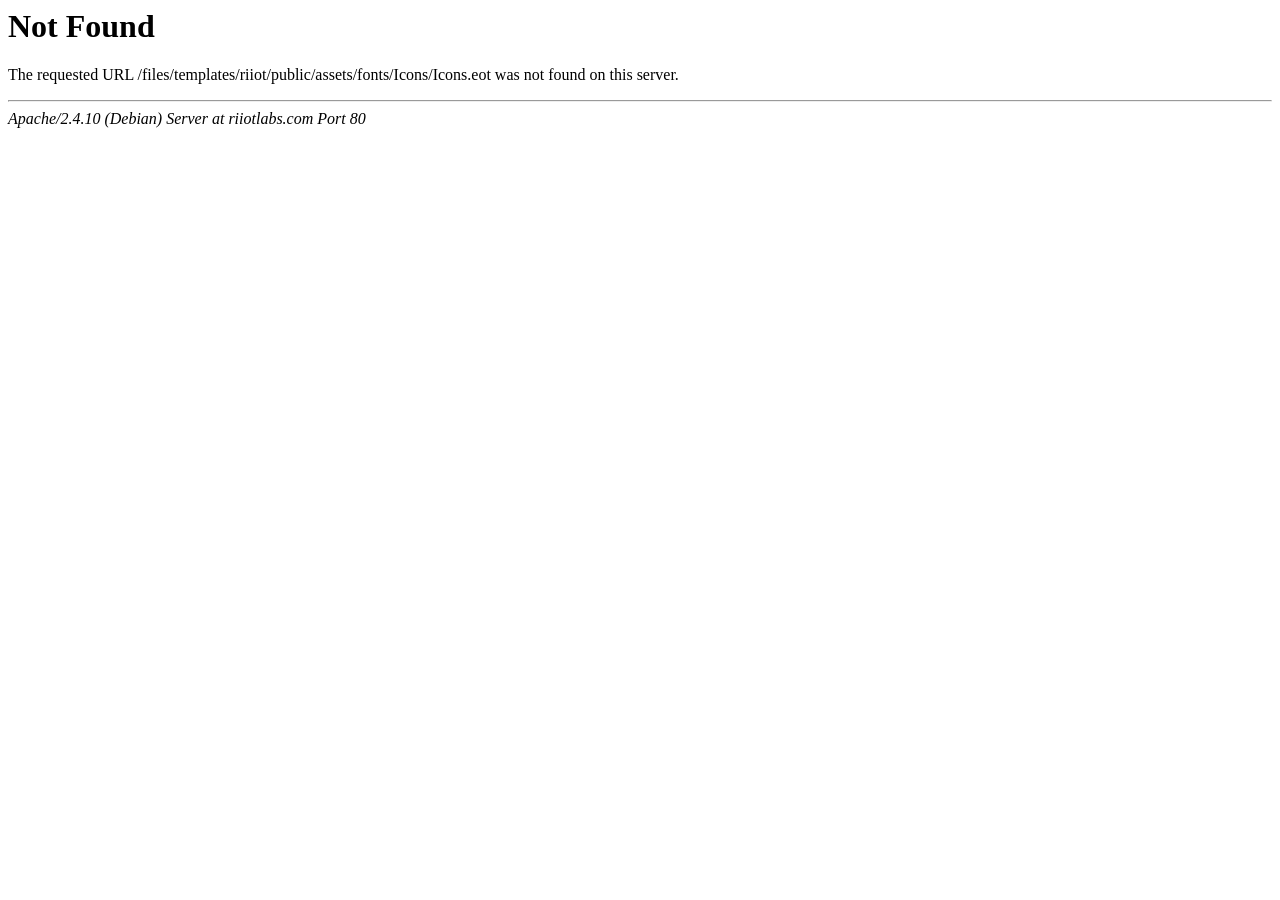
<file: assets/fonts/icons/icons.eot.html>
<!DOCTYPE HTML PUBLIC "-//IETF//DTD HTML 2.0//EN">
<html><head>
<meta http-equiv="Content-Type" content="text/html; charset=iso-8859-1">
<title>404 Not Found</title>
</head><body>
<h1>Not Found</h1>
<p>The requested URL /files/templates/riiot/public/assets/fonts/Icons/Icons.eot was not found on this server.</p>
<hr>
<address>Apache/2.4.10 (Debian) Server at riiotlabs.com Port 80</address>
</body></html>
</file>
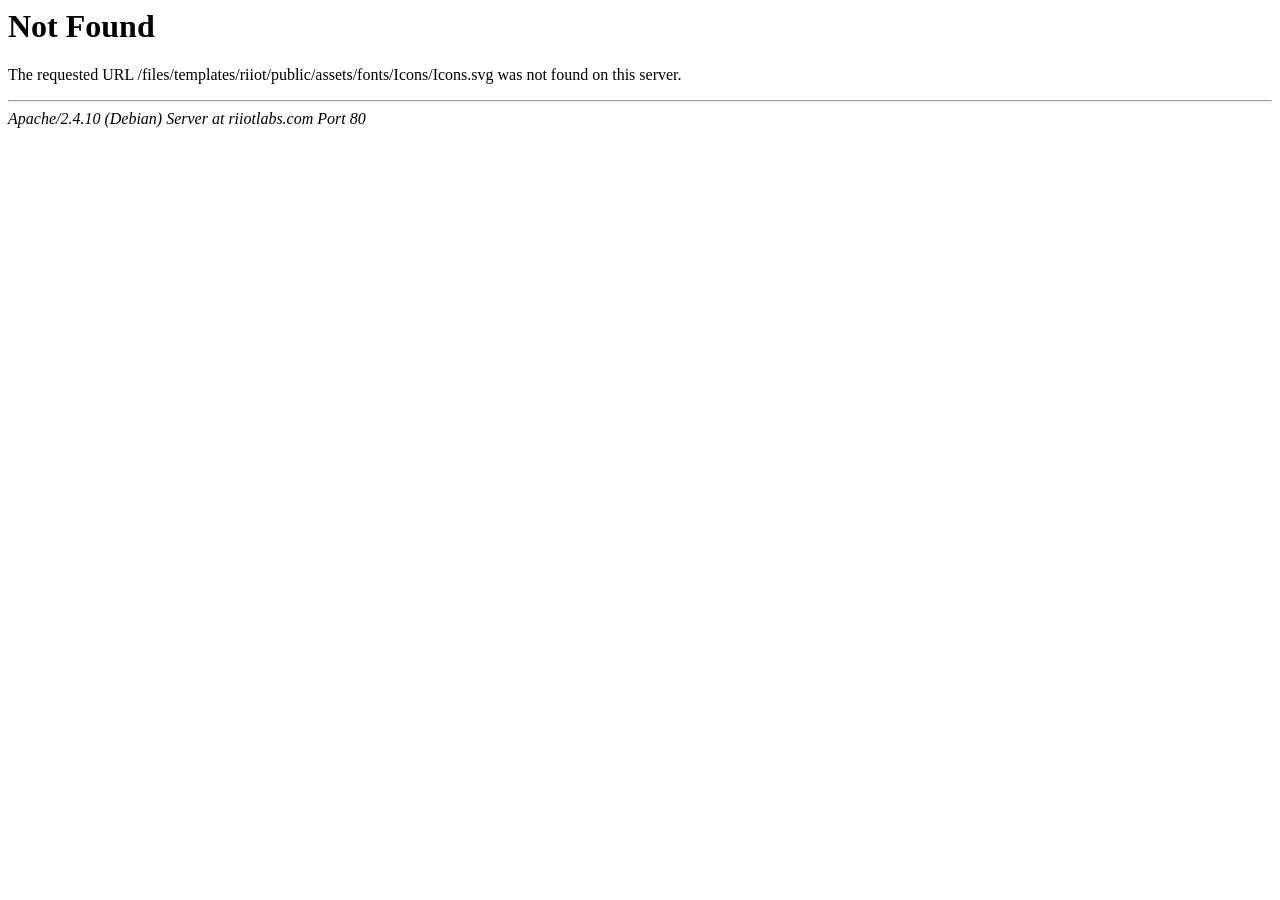
<file: assets/fonts/icons/icons.svg.html>
<!DOCTYPE HTML PUBLIC "-//IETF//DTD HTML 2.0//EN">
<html><head>
<meta http-equiv="Content-Type" content="text/html; charset=iso-8859-1">
<title>404 Not Found</title>
</head><body>
<h1>Not Found</h1>
<p>The requested URL /files/templates/riiot/public/assets/fonts/Icons/Icons.svg was not found on this server.</p>
<hr>
<address>Apache/2.4.10 (Debian) Server at riiotlabs.com Port 80</address>
</body></html>
</file>
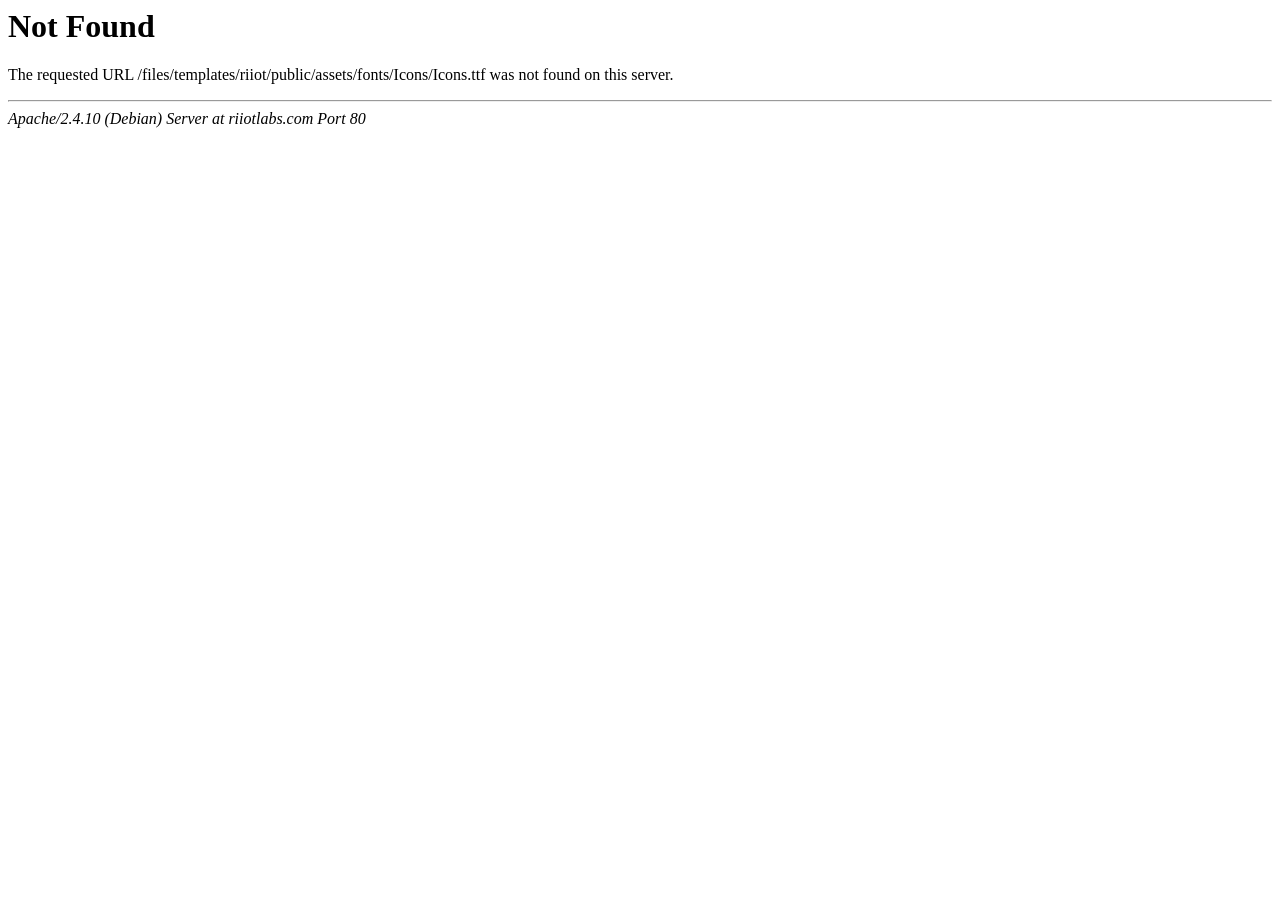
<file: assets/fonts/icons/icons.ttf.html>
<!DOCTYPE HTML PUBLIC "-//IETF//DTD HTML 2.0//EN">
<html><head>
<meta http-equiv="Content-Type" content="text/html; charset=iso-8859-1">
<title>404 Not Found</title>
</head><body>
<h1>Not Found</h1>
<p>The requested URL /files/templates/riiot/public/assets/fonts/Icons/Icons.ttf was not found on this server.</p>
<hr>
<address>Apache/2.4.10 (Debian) Server at riiotlabs.com Port 80</address>
</body></html>
</file>
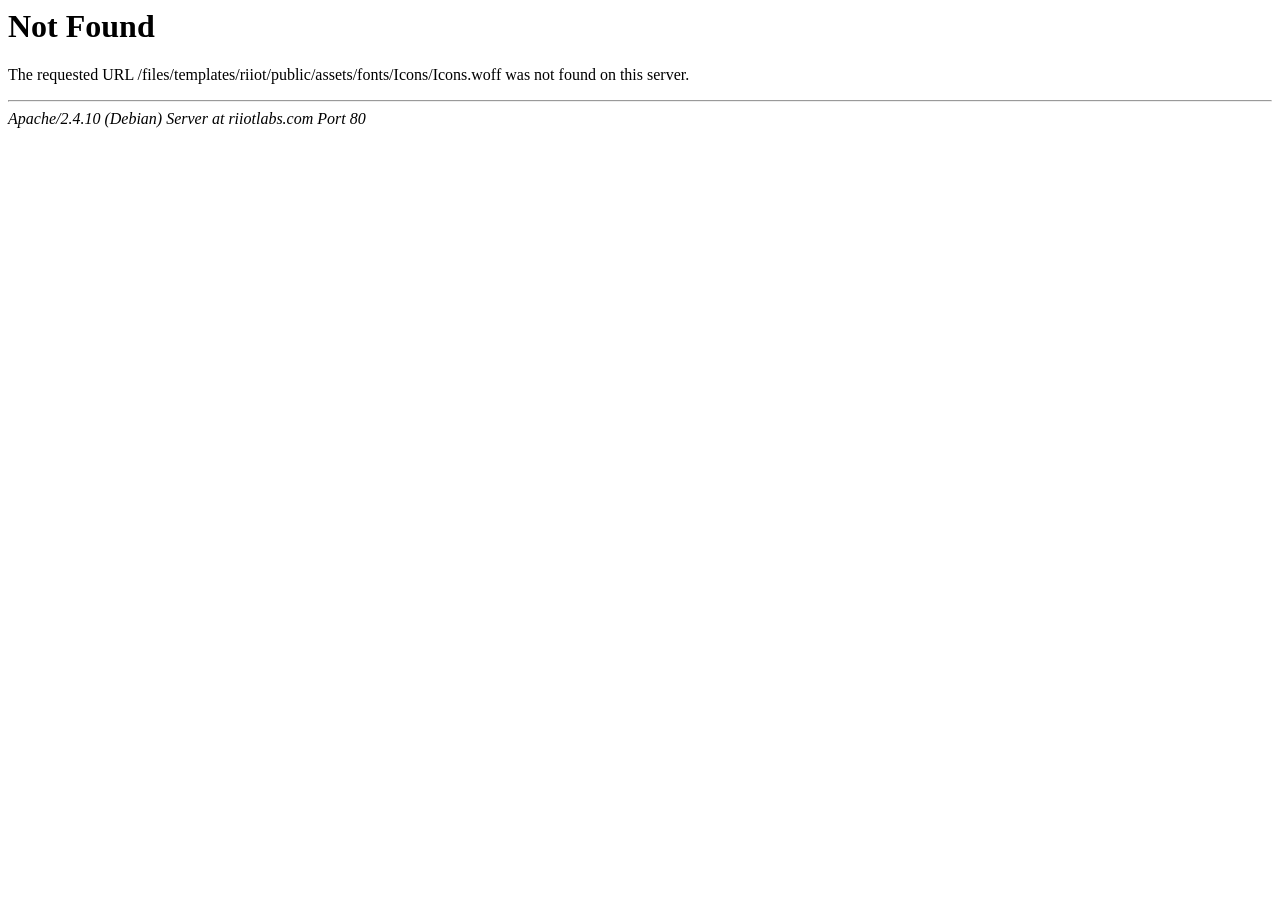
<file: assets/fonts/icons/icons.woff.html>
<!DOCTYPE HTML PUBLIC "-//IETF//DTD HTML 2.0//EN">
<html><head>
<meta http-equiv="Content-Type" content="text/html; charset=iso-8859-1">
<title>404 Not Found</title>
</head><body>
<h1>Not Found</h1>
<p>The requested URL /files/templates/riiot/public/assets/fonts/Icons/Icons.woff was not found on this server.</p>
<hr>
<address>Apache/2.4.10 (Debian) Server at riiotlabs.com Port 80</address>
</body></html>
</file>
<file: css/stroke.css>
@font-face {
	font-family: 'Pe-icon-7-stroke';
	src:url('../assets/fonts/Pe-icon-7-stroke.eot?d7yf1v');
	src:url('../assets/fonts/Pe-icon-7-stroke.eot?#iefixd7yf1v') format('embedded-opentype'),
		url('../assets/fonts/Pe-icon-7-stroke.woff?d7yf1v') format('woff'),
		url('../assets/fonts/Pe-icon-7-stroke.ttf?d7yf1v') format('truetype'),
		url('../assets/fonts/Pe-icon-7-stroke.svg?d7yf1v#Pe-icon-7-stroke') format('svg');
	font-weight: normal;
	font-style: normal;
}

[class^="pe-7s-"], [class*=" pe-7s-"] {
	display: inline-block;
	font-family: 'Pe-icon-7-stroke';
	speak: none;
	font-style: normal;
	font-weight: normal;
	font-variant: normal;
	text-transform: none;
	line-height: 1;
    color: white;
	/* Better Font Rendering =========== */
	-webkit-font-smoothing: antialiased;
	-moz-osx-font-smoothing: grayscale;
}

.pe-7s-album:before {
	content: "\e6aa";
}
.pe-7s-arc:before {
	content: "\e6ab";
}
.pe-7s-back-2:before {
	content: "\e6ac";
}
.pe-7s-bandaid:before {
	content: "\e6ad";
}
.pe-7s-car:before {
	content: "\e6ae";
}
.pe-7s-diamond:before {
	content: "\e6af";
}
.pe-7s-door-lock:before {
	content: "\e6b0";
}
.pe-7s-eyedropper:before {
	content: "\e6b1";
}
.pe-7s-female:before {
	content: "\e6b2";
}
.pe-7s-gym:before {
	content: "\e6b3";
}
.pe-7s-hammer:before {
	content: "\e6b4";
}
.pe-7s-headphones:before {
	content: "\e6b5";
}
.pe-7s-helm:before {
	content: "\e6b6";
}
.pe-7s-hourglass:before {
	content: "\e6b7";
}
.pe-7s-leaf:before {
	content: "\e6b8";
}
.pe-7s-magic-wand:before {
	content: "\e6b9";
}
.pe-7s-male:before {
	content: "\e6ba";
}
.pe-7s-map-2:before {
	content: "\e6bb";
}
.pe-7s-next-2:before {
	content: "\e6bc";
}
.pe-7s-paint-bucket:before {
	content: "\e6bd";
}
.pe-7s-pendrive:before {
	content: "\e6be";
}
.pe-7s-photo:before {
	content: "\e6bf";
}
.pe-7s-piggy:before {
	content: "\e6c0";
}
.pe-7s-plugin:before {
	content: "\e6c1";
}
.pe-7s-refresh-2:before {
	content: "\e6c2";
}
.pe-7s-rocket:before {
	content: "\e6c3";
}
.pe-7s-settings:before {
	content: "\e6c4";
}
.pe-7s-shield:before {
	content: "\e6c5";
}
.pe-7s-smile:before {
	content: "\e6c6";
}
.pe-7s-usb:before {
	content: "\e6c7";
}
.pe-7s-vector:before {
	content: "\e6c8";
}
.pe-7s-wine:before {
	content: "\e6c9";
}
.pe-7s-cloud-upload:before {
	content: "\e68a";
}
.pe-7s-cash:before {
	content: "\e68c";
}
.pe-7s-close:before {
	content: "\e680";
}
.pe-7s-bluetooth:before {
	content: "\e68d";
}
.pe-7s-cloud-download:before {
	content: "\e68b";
}
.pe-7s-way:before {
	content: "\e68e";
}
.pe-7s-close-circle:before {
	content: "\e681";
}
.pe-7s-id:before {
	content: "\e68f";
}
.pe-7s-angle-up:before {
	content: "\e682";
}
.pe-7s-wristwatch:before {
	content: "\e690";
}
.pe-7s-angle-up-circle:before {
	content: "\e683";
}
.pe-7s-world:before {
	content: "\e691";
}
.pe-7s-angle-right:before {
	content: "\e684";
}
.pe-7s-volume:before {
	content: "\e692";
}
.pe-7s-angle-right-circle:before {
	content: "\e685";
}
.pe-7s-users:before {
	content: "\e693";
}
.pe-7s-angle-left:before {
	content: "\e686";
}
.pe-7s-user-female:before {
	content: "\e694";
}
.pe-7s-angle-left-circle:before {
	content: "\e687";
}
.pe-7s-up-arrow:before {
	content: "\e695";
}
.pe-7s-angle-down:before {
	content: "\e688";
}
.pe-7s-switch:before {
	content: "\e696";
}
.pe-7s-angle-down-circle:before {
	content: "\e689";
}
.pe-7s-scissors:before {
	content: "\e697";
}
.pe-7s-wallet:before {
	content: "\e600";
}
.pe-7s-safe:before {
	content: "\e698";
}
.pe-7s-volume2:before {
	content: "\e601";
}
.pe-7s-volume1:before {
	content: "\e602";
}
.pe-7s-voicemail:before {
	content: "\e603";
}
.pe-7s-video:before {
	content: "\e604";
}
.pe-7s-user:before {
	content: "\e605";
}
.pe-7s-upload:before {
	content: "\e606";
}
.pe-7s-unlock:before {
	content: "\e607";
}
.pe-7s-umbrella:before {
	content: "\e608";
}
.pe-7s-trash:before {
	content: "\e609";
}
.pe-7s-tools:before {
	content: "\e60a";
}
.pe-7s-timer:before {
	content: "\e60b";
}
.pe-7s-ticket:before {
	content: "\e60c";
}
.pe-7s-target:before {
	content: "\e60d";
}
.pe-7s-sun:before {
	content: "\e60e";
}
.pe-7s-study:before {
	content: "\e60f";
}
.pe-7s-stopwatch:before {
	content: "\e610";
}
.pe-7s-star:before {
	content: "\e611";
}
.pe-7s-speaker:before {
	content: "\e612";
}
.pe-7s-signal:before {
	content: "\e613";
}
.pe-7s-shuffle:before {
	content: "\e614";
}
.pe-7s-shopbag:before {
	content: "\e615";
}
.pe-7s-share:before {
	content: "\e616";
}
.pe-7s-server:before {
	content: "\e617";
}
.pe-7s-search:before {
	content: "\e618";
}
.pe-7s-film:before {
	content: "\e6a5";
}
.pe-7s-science:before {
	content: "\e619";
}
.pe-7s-disk:before {
	content: "\e6a6";
}
.pe-7s-ribbon:before {
	content: "\e61a";
}
.pe-7s-repeat:before {
	content: "\e61b";
}
.pe-7s-refresh:before {
	content: "\e61c";
}
.pe-7s-add-user:before {
	content: "\e6a9";
}
.pe-7s-refresh-cloud:before {
	content: "\e61d";
}
.pe-7s-paperclip:before {
	content: "\e69c";
}
.pe-7s-radio:before {
	content: "\e61e";
}
.pe-7s-note2:before {
	content: "\e69d";
}
.pe-7s-print:before {
	content: "\e61f";
}
.pe-7s-network:before {
	content: "\e69e";
}
.pe-7s-prev:before {
	content: "\e620";
}
.pe-7s-mute:before {
	content: "\e69f";
}
.pe-7s-power:before {
	content: "\e621";
}
.pe-7s-medal:before {
	content: "\e6a0";
}
.pe-7s-portfolio:before {
	content: "\e622";
}
.pe-7s-like2:before {
	content: "\e6a1";
}
.pe-7s-plus:before {
	content: "\e623";
}
.pe-7s-left-arrow:before {
	content: "\e6a2";
}
.pe-7s-play:before {
	content: "\e624";
}
.pe-7s-key:before {
	content: "\e6a3";
}
.pe-7s-plane:before {
	content: "\e625";
}
.pe-7s-joy:before {
	content: "\e6a4";
}
.pe-7s-photo-gallery:before {
	content: "\e626";
}
.pe-7s-pin:before {
	content: "\e69b";
}
.pe-7s-phone:before {
	content: "\e627";
}
.pe-7s-plug:before {
	content: "\e69a";
}
.pe-7s-pen:before {
	content: "\e628";
}
.pe-7s-right-arrow:before {
	content: "\e699";
}
.pe-7s-paper-plane:before {
	content: "\e629";
}
.pe-7s-delete-user:before {
	content: "\e6a7";
}
.pe-7s-paint:before {
	content: "\e62a";
}
.pe-7s-bottom-arrow:before {
	content: "\e6a8";
}
.pe-7s-notebook:before {
	content: "\e62b";
}
.pe-7s-note:before {
	content: "\e62c";
}
.pe-7s-next:before {
	content: "\e62d";
}
.pe-7s-news-paper:before {
	content: "\e62e";
}
.pe-7s-musiclist:before {
	content: "\e62f";
}
.pe-7s-music:before {
	content: "\e630";
}
.pe-7s-mouse:before {
	content: "\e631";
}
.pe-7s-more:before {
	content: "\e632";
}
.pe-7s-moon:before {
	content: "\e633";
}
.pe-7s-monitor:before {
	content: "\e634";
}
.pe-7s-micro:before {
	content: "\e635";
}
.pe-7s-menu:before {
	content: "\e636";
}
.pe-7s-map:before {
	content: "\e637";
}
.pe-7s-map-marker:before {
	content: "\e638";
}
.pe-7s-mail:before {
	content: "\e639";
}
.pe-7s-mail-open:before {
	content: "\e63a";
}
.pe-7s-mail-open-file:before {
	content: "\e63b";
}
.pe-7s-magnet:before {
	content: "\e63c";
}
.pe-7s-loop:before {
	content: "\e63d";
}
.pe-7s-look:before {
	content: "\e63e";
}
.pe-7s-lock:before {
	content: "\e63f";
}
.pe-7s-lintern:before {
	content: "\e640";
}
.pe-7s-link:before {
	content: "\e641";
}
.pe-7s-like:before {
	content: "\e642";
}
.pe-7s-light:before {
	content: "\e643";
}
.pe-7s-less:before {
	content: "\e644";
}
.pe-7s-keypad:before {
	content: "\e645";
}
.pe-7s-junk:before {
	content: "\e646";
}
.pe-7s-info:before {
	content: "\e647";
}
.pe-7s-home:before {
	content: "\e648";
}
.pe-7s-help2:before {
	content: "\e649";
}
.pe-7s-help1:before {
	content: "\e64a";
}
.pe-7s-graph3:before {
	content: "\e64b";
}
.pe-7s-graph2:before {
	content: "\e64c";
}
.pe-7s-graph1:before {
	content: "\e64d";
}
.pe-7s-graph:before {
	content: "\e64e";
}
.pe-7s-global:before {
	content: "\e64f";
}
.pe-7s-gleam:before {
	content: "\e650";
}
.pe-7s-glasses:before {
	content: "\e651";
}
.pe-7s-gift:before {
	content: "\e652";
}
.pe-7s-folder:before {
	content: "\e653";
}
.pe-7s-flag:before {
	content: "\e654";
}
.pe-7s-filter:before {
	content: "\e655";
}
.pe-7s-file:before {
	content: "\e656";
}
.pe-7s-expand1:before {
	content: "\e657";
}
.pe-7s-exapnd2:before {
	content: "\e658";
}
.pe-7s-edit:before {
	content: "\e659";
}
.pe-7s-drop:before {
	content: "\e65a";
}
.pe-7s-drawer:before {
	content: "\e65b";
}
.pe-7s-download:before {
	content: "\e65c";
}
.pe-7s-display2:before {
	content: "\e65d";
}
.pe-7s-display1:before {
	content: "\e65e";
}
.pe-7s-diskette:before {
	content: "\e65f";
}
.pe-7s-date:before {
	content: "\e660";
}
.pe-7s-cup:before {
	content: "\e661";
}
.pe-7s-culture:before {
	content: "\e662";
}
.pe-7s-crop:before {
	content: "\e663";
}
.pe-7s-credit:before {
	content: "\e664";
}
.pe-7s-copy-file:before {
	content: "\e665";
}
.pe-7s-config:before {
	content: "\e666";
}
.pe-7s-compass:before {
	content: "\e667";
}
.pe-7s-comment:before {
	content: "\e668";
}
.pe-7s-coffee:before {
	content: "\e669";
}
.pe-7s-cloud:before {
	content: "\e66a";
}
.pe-7s-clock:before {
	content: "\e66b";
}
.pe-7s-check:before {
	content: "\e66c";
}
.pe-7s-chat:before {
	content: "\e66d";
}
.pe-7s-cart:before {
	content: "\e66e";
}
.pe-7s-camera:before {
	content: "\e66f";
}
.pe-7s-call:before {
	content: "\e670";
}
.pe-7s-calculator:before {
	content: "\e671";
}
.pe-7s-browser:before {
	content: "\e672";
}
.pe-7s-box2:before {
	content: "\e673";
}
.pe-7s-box1:before {
	content: "\e674";
}
.pe-7s-bookmarks:before {
	content: "\e675";
}
.pe-7s-bicycle:before {
	content: "\e676";
}
.pe-7s-bell:before {
	content: "\e677";
}
.pe-7s-battery:before {
	content: "\e678";
}
.pe-7s-ball:before {
	content: "\e679";
}
.pe-7s-back:before {
	content: "\e67a";
}
.pe-7s-attention:before {
	content: "\e67b";
}
.pe-7s-anchor:before {
	content: "\e67c";
}
.pe-7s-albums:before {
	content: "\e67d";
}
.pe-7s-alarm:before {
	content: "\e67e";
}
.pe-7s-airplay:before {
	content: "\e67f";
}
</file>
<file: css/webicon.css>
/* Include this file in your html if you are using lazy javascript sources loading. */

@charset "UTF-8";

webicon, [webicon], [data-webicon], .webicon {
  display: inline-block;
}
.svg-webicon svg {
  fill: currentColor;
}
</file>
<file: css/morphext.css>
.morphext > .animated {
    display: inline-block;
}
</file>
<file: css/rotate.css>
.rotating {
  display: inline-block;
  -webkit-transform-style: preserve-3d;
  -moz-transform-style: preserve-3d;
  -ms-transform-style: preserve-3d;
  -o-transform-style: preserve-3d;
  transform-style: preserve-3d;
  -webkit-transform: rotateX(0) rotateY(0) rotateZ(0);
  -moz-transform: rotateX(0) rotateY(0) rotateZ(0);
  -ms-transform: rotateX(0) rotateY(0) rotateZ(0);
  -o-transform: rotateX(0) rotateY(0) rotateZ(0);
  transform: rotateX(0) rotateY(0) rotateZ(0);
  -webkit-transition: 0.5s;
  -moz-transition: 0.5s;
  -ms-transition: 0.5s;
  -o-transition: 0.5s;
  transition: 0.5s;
  -webkit-transform-origin-x: 50%;
}

.rotating.flip {
  position: relative;
}

.rotating .front, .rotating .back {
  left: 0;
  top: 0;
  -webkit-backface-visibility: hidden;
  -moz-backface-visibility: hidden;
  -ms-backface-visibility: hidden;
  -o-backface-visibility: hidden;
  backface-visibility: hidden;
}

.rotating .front {
  position: absolute;
  display: inline-block;
  -webkit-transform: translate3d(0,0,1px);
  -moz-transform: translate3d(0,0,1px);
  -ms-transform: translate3d(0,0,1px);
  -o-transform: translate3d(0,0,1px);
  transform: translate3d(0,0,1px);
}

.rotating.flip .front {
  z-index: 1;
}

.rotating .back {
  display: block;
  opacity: 0;
}

.rotating.spin {
  -webkit-transform: rotate(360deg) scale(0);
  -moz-transform: rotate(360deg) scale(0);
  -ms-transform: rotate(360deg) scale(0);
  -o-transform: rotate(360deg) scale(0);
  transform: rotate(360deg) scale(0);
}



.rotating.flip .back {
  z-index: 2;
  display: block;
  opacity: 1;
  
  -webkit-transform: rotateY(180deg) translate3d(0,0,0);
  -moz-transform: rotateY(180deg) translate3d(0,0,0);
  -ms-transform: rotateY(180deg) translate3d(0,0,0);
  -o-transform: rotateY(180deg) translate3d(0,0,0);
  transform: rotateY(180deg) translate3d(0,0,0);
}

.rotating.flip.up .back {
  -webkit-transform: rotateX(180deg) translate3d(0,0,0);
  -moz-transform: rotateX(180deg) translate3d(0,0,0);
  -ms-transform: rotateX(180deg) translate3d(0,0,0);
  -o-transform: rotateX(180deg) translate3d(0,0,0);
  transform: rotateX(180deg) translate3d(0,0,0);
}

.rotating.flip.cube .front {
  -webkit-transform: translate3d(0,0,100px) scale(0.9,0.9);
  -moz-transform: translate3d(0,0,100px) scale(0.85,0.85);
  -ms-transform: translate3d(0,0,100px) scale(0.85,0.85);
  -o-transform: translate3d(0,0,100px) scale(0.85,0.85);
  transform: translate3d(0,0,100px) scale(0.85,0.85);
}

.rotating.flip.cube .back {
  -webkit-transform: rotateY(180deg) translate3d(0,0,100px) scale(0.9,0.9);
  -moz-transform: rotateY(180deg) translate3d(0,0,100px) scale(0.85,0.85);
  -ms-transform: rotateY(180deg) translate3d(0,0,100px) scale(0.85,0.85);
  -o-transform: rotateY(180deg) translate3d(0,0,100px) scale(0.85,0.85);
  transform: rotateY(180deg) translate3d(0,0,100px) scale(0.85,0.85);
}

.rotating.flip.cube.up .back {
  -webkit-transform: rotateX(180deg) translate3d(0,0,100px) scale(0.9,0.9);
  -moz-transform: rotateX(180deg) translate3d(0,0,100px) scale(0.85,0.85);
  -ms-transform: rotateX(180deg) translate3d(0,0,100px) scale(0.85,0.85);
  -o-transform: rotateX(180deg) translate3d(0,0,100px) scale(0.85,0.85);
  transform: rotateX(180deg) translate3d(0,0,100px) scale(0.85,0.85);
}
</file>
<file: css/textrotate.css>
.rotating {
  display: inline-block;
  -webkit-transform-style: preserve-3d;
  -moz-transform-style: preserve-3d;
  -ms-transform-style: preserve-3d;
  -o-transform-style: preserve-3d;
  transform-style: preserve-3d;
  -webkit-transform: rotateX(0) rotateY(0) rotateZ(0);
  -moz-transform: rotateX(0) rotateY(0) rotateZ(0);
  -ms-transform: rotateX(0) rotateY(0) rotateZ(0);
  -o-transform: rotateX(0) rotateY(0) rotateZ(0);
  transform: rotateX(0) rotateY(0) rotateZ(0);
  -webkit-transition: 0.5s;
  -moz-transition: 0.5s;
  -ms-transition: 0.5s;
  -o-transition: 0.5s;
  transition: 0.5s;
  -webkit-transform-origin-x: 50%;
}

.rotating.flip {
  position: relative;
}

.rotating .front, .rotating .back {
  left: 0;
  top: 0;
  -webkit-backface-visibility: hidden;
  -moz-backface-visibility: hidden;
  -ms-backface-visibility: hidden;
  -o-backface-visibility: hidden;
  backface-visibility: hidden;
}

.rotating .front {
  position: absolute;
  display: inline-block;
  -webkit-transform: translate3d(0,0,1px);
  -moz-transform: translate3d(0,0,1px);
  -ms-transform: translate3d(0,0,1px);
  -o-transform: translate3d(0,0,1px);
  transform: translate3d(0,0,1px);
}

.rotating.flip .front {
  z-index: 1;
}

.rotating .back {
  display: block;
  opacity: 0;
}

.rotating.spin {
  -webkit-transform: rotate(360deg) scale(0);
  -moz-transform: rotate(360deg) scale(0);
  -ms-transform: rotate(360deg) scale(0);
  -o-transform: rotate(360deg) scale(0);
  transform: rotate(360deg) scale(0);
}



.rotating.flip .back {
  z-index: 2;
  display: block;
  opacity: 1;
  
  -webkit-transform: rotateY(180deg) translate3d(0,0,0);
  -moz-transform: rotateY(180deg) translate3d(0,0,0);
  -ms-transform: rotateY(180deg) translate3d(0,0,0);
  -o-transform: rotateY(180deg) translate3d(0,0,0);
  transform: rotateY(180deg) translate3d(0,0,0);
}

.rotating.flip.up .back {
  -webkit-transform: rotateX(180deg) translate3d(0,0,0);
  -moz-transform: rotateX(180deg) translate3d(0,0,0);
  -ms-transform: rotateX(180deg) translate3d(0,0,0);
  -o-transform: rotateX(180deg) translate3d(0,0,0);
  transform: rotateX(180deg) translate3d(0,0,0);
}

.rotating.flip.cube .front {
  -webkit-transform: translate3d(0,0,100px) scale(0.9,0.9);
  -moz-transform: translate3d(0,0,100px) scale(0.85,0.85);
  -ms-transform: translate3d(0,0,100px) scale(0.85,0.85);
  -o-transform: translate3d(0,0,100px) scale(0.85,0.85);
  transform: translate3d(0,0,100px) scale(0.85,0.85);
}

.rotating.flip.cube .back {
  -webkit-transform: rotateY(180deg) translate3d(0,0,100px) scale(0.9,0.9);
  -moz-transform: rotateY(180deg) translate3d(0,0,100px) scale(0.85,0.85);
  -ms-transform: rotateY(180deg) translate3d(0,0,100px) scale(0.85,0.85);
  -o-transform: rotateY(180deg) translate3d(0,0,100px) scale(0.85,0.85);
  transform: rotateY(180deg) translate3d(0,0,100px) scale(0.85,0.85);
}

.rotating.flip.cube.up .back {
  -webkit-transform: rotateX(180deg) translate3d(0,0,100px) scale(0.9,0.9);
  -moz-transform: rotateX(180deg) translate3d(0,0,100px) scale(0.85,0.85);
  -ms-transform: rotateX(180deg) translate3d(0,0,100px) scale(0.85,0.85);
  -o-transform: rotateX(180deg) translate3d(0,0,100px) scale(0.85,0.85);
  transform: rotateX(180deg) translate3d(0,0,100px) scale(0.85,0.85);
}
</file>
<file: css/main.css>
xx/*! formstone v0.6.14 [dropdown.css] 2015-06-23 | MIT License | formstone.it */


.fs-dropdown {
    position: relative;
    z-index: 1;
    display: block;
    margin: 10px 0;
    max-width: 100%
}
.fs-dropdown:focus {
    box-shadow: none;
    outline: none
}

.fs-dropdown,
.fs-dropdown:after,
.fs-dropdown:before,
.fs-dropdown *,
.fs-dropdown *:after,
.fs-dropdown *:before {
    box-sizing: border-box;
    -webkit-transition: none;
    transition: none;
    -webkit-user-select: none !important;
    -moz-user-select: none !important;
    -ms-user-select: none !important;
    user-select: none !important
}
.fs-dropdown-element {
    width: 100%;
    height: 100%;
    position: absolute;
    left: 0;
    opacity: 0;
    z-index: -1
}
.fs-dropdown-element,
.fs-dropdown-element:focus {
    outline: none;
    -webkit-tap-highlight-color: rgba(255, 255, 255, 0);
    -webkit-tap-highlight-color: transparent
}
.no-opacity .fs-dropdown-element {
    left: -999999px
}
.fs-dropdown-selected {
    width: 100%;
    position: relative;
    background: #ffffff;
    border: 1px solid #cccccc;
    border-radius: 3px;
    color: #222222;
    cursor: pointer;
    display: block;
    font-size: 14px;
    height: 40px;
    line-height: 40px;
    margin: 0;
    overflow: hidden;
    padding: 0 40px 0 15px;
    text-align: left;
    text-overflow: clip;
    z-index: 2
}
.fs-dropdown-selected:after {
    height: 0;
    width: 0;
    position: absolute;
    top: 0;
    right: 15px;
    bottom: 0;
    border-left: 5px solid transparent;
    border-right: 5px solid transparent;
    border-top: 5px solid #cccccc;
    content: '';
    display: block;
    margin: auto 0
}
.no-touch .fs-dropdown-selected:hover {
    color: #222222
}
.no-touch .fs-dropdown-disabled .fs-dropdown-selected:hover {
    color: #cccccc
}
.fs-dropdown-options {
    width: 100%;
    max-height: 260px;
    position: absolute;
    top: 100%;
    left: 0;
    border: 1px solid #cccccc;
    border-width: 0 1px 1px;
    border-radius: 0 0 3px 3px;
    box-shadow: 0 1px 4px rgba(0, 0, 0, 0.15);
    background-color: #ffffff;
    display: none;
    margin: 0;
    overflow: auto;
    overflow-x: hidden;
    padding: 0;
    z-index: 50
}
.fs-dropdown-options.fs-scrollbar {
    position: absolute
}
.no-opacity .fs-dropdown-options {
    width: auto
}
.fs-dropdown-group {
    border-bottom: 1px solid #cccccc;
    color: #999999;
    display: block;
    font-size: 11px;
    padding: 10px 15px;
    text-transform: uppercase
}
.fs-dropdown-item {
    width: 100%;
    background: #ffffff;
    border-bottom: 1px solid #cccccc;
    color: #222222;
    cursor: pointer;
    display: block;
    font-size: 14px;
    margin: 0;
    height: 40px;
    line-height: 40px;
    overflow: hidden;
    padding: 0 15px;
    text-align: left;
    text-decoration: none;
    text-overflow: ellipsis
}
.fs-dropdown-item_placeholder {
    display: none
}
.fs-dropdown-item_selected {
    background: #eeeeee
}
.fs-dropdown-item_disabled {
    color: #999999;
    cursor: default
}
.fs-dropdown-item:first-child {
    border-radius: 0
}
.fs-dropdown-item:last-child {
    border-bottom: 0;
    border-radius: 0 0 3px 3px
}
.no-touch .fs-dropdown-item:hover,
.no-touch .fs-dropdown-item_selected:hover {
    color: #222222;
    background-color: #dddddd;
    border-color: #cccccc
}
.fs-dropdown-item_disabled,
.no-touch .fs-dropdown-item_disabled:hover {
    color: #cccccc;
    background-color: #ffffff;
    border-color: #cccccc
}
.fs-dropdown-open {
    z-index: 3
}
.fs-dropdown-open .fs-dropdown-options {
    display: block;
    border-radius: 0 0 3px 3px
}
.fs-dropdown-open .fs-dropdown-selected {
    z-index: 51;
    border-radius: 3px 3px 0 0
}
.fs-dropdown-open .fs-dropdown-selected,
.fs-dropdown-focus .fs-dropdown-selected {
    background-color: #ffffff;
    box-shadow: 0 0 5px rgba(0, 0, 0, 0.1)
}
.fs-dropdown-cover.fs-dropdown-open .fs-dropdown-selected {
    z-index: 49
}
.fs-dropdown-cover .fs-dropdown-options {
    top: 0;
    border-radius: 3px;
    border-width: 1px
}
.fs-dropdown-cover .fs-dropdown-item:first-child {
    border-radius: 3px 3px 0 0
}
.fs-dropdown-bottom .fs-dropdown-options {
    top: auto;
    bottom: 100%;
    border-width: 1px 1px 0
}
.fs-dropdown-bottom .fs-dropdown-item:last-child {
    border: none
}
.fs-dropdown-bottom.fs-dropdown-open .fs-dropdown-selected {
    border-radius: 0 0 3px 3px
}
.fs-dropdown-bottom.fs-dropdown-open .fs-dropdown-options {
    border-radius: 3px 3px 0 0
}
.fs-dropdown-bottom.fs-dropdown-cover .fs-dropdown-options {
    top: auto;
    bottom: 0
}
.fs-dropdown-bottom.fs-dropdown-cover.fs-dropdown-open .fs-dropdown-selected {
    border-radius: 3px
}
.fs-dropdown-bottom.fs-dropdown-cover.fs-dropdown-open .fs-dropdown-options {
    border-radius: 3px
}
.fs-dropdown-multiple .fs-dropdown-options {
    width: 100%;
    position: static;
    border-radius: 3px;
    border-width: 1px;
    box-shadow: none;
    display: block
}
.fs-dropdown-disabled .fs-dropdown-selected {
    background: #ffffff;
    border-color: #cccccc;
    color: #cccccc;
    cursor: default
}
.fs-dropdown-disabled .fs-dropdown-options {
    background: #ffffff;
    border-color: #cccccc
}
.fs-dropdown-disabled .fs-dropdown-group,
.fs-dropdown-disabled .fs-dropdown-item {
    border-color: #cccccc;
    color: #cccccc;
    cursor: default
}
.fs-dropdown-disabled .fs-dropdown-item,
.no-touch .fs-dropdown-disabled .fs-dropdown-item:hover {
    color: #cccccc;
    background-color: #ffffff
}
.fs-dropdown-disabled .fs-dropdown-item_selected,
.no-touch .fs-dropdown-disabled .fs-dropdown-item_selected:hover {
    background: #fafafa
}
html,
body,
div,
span,
applet,
object,
iframe,
h1,
h2,
h3,
h4,
h5,
h6,
p,
blockquote,
pre,
a,
abbr,
acronym,
address,
big,
cite,
code,
del,
dfn,
em,
img,
ins,
kbd,
q,
s,
samp,
small,
strike,
strong,
sub,
sup,
tt,
var,
b,
u,
i,
center,
dl,
dt,
dd,
ol,
ul,
li,
fieldset,
form,
label,
legend,
table,
caption,
tbody,
tfoot,
thead,
tr,
th,
td,
article,
aside,
canvas,
details,
embed,
figure,
figcaption,
footer,
header,
hgroup,
menu,
nav,
output,
ruby,
section,
summary,
time,
mark,
audio,
video {
    margin: 0;
    padding: 0;
    border: 0;
    font-size: 100%;
    font: inherit;
    vertical-align: baseline
}
article,
aside,
details,
figcaption,
figure,
footer,
header,
hgroup,
menu,
nav,
section {
    display: block
}
body {
    line-height: 1
}
ol,
ul {
    list-style: none
}
blockquote,
q {
    quotes: none
}
blockquote:before,
blockquote:after,
q:before,
q:after {
    content: '';
    content: none
}
table {
    border-collapse: collapse;
    border-spacing: 0
}
html {
    height: 100%;
    box-sizing: border-box
}
*,
*::before,
*::after {
    box-sizing: inherit
}
body {
    height: 100%;
    width: 100%;
    background-color: #fff
}
body.is-navigation-open {
    overflow: hidden
}
.container {
    height: 100%;
    width: 100%
}
.center {
    position: relative;
    max-width: 930px;
    margin: 0 auto
}
.wrapper {
    position: relative;
    width: 100%;
    z-index: 1
}
main {
    overflow: hidden
}
*[data-href] {
    cursor: pointer
}
@font-face {
    font-family: "icons";
    font-style: normal;
    font-weight: 400;
    src: url("../assets/fonts/icons/icons.eot.html") format("embedded-opentype"), url("../assets/fonts/icons/Icons.woff.html") format("woff"), url("../assets/fonts/Icons/Icons.ttf.html") format("truetype"), url("../assets/fonts/Icons/Icons.svg.html") format("svg")
}
html {
    -moz-osx-font-smoothing: grayscale;
    -webkit-font-smoothing: antialiased;
    font-size: 87.5%;
    -ms-text-size-adjust: 100%;
    -webkit-text-size-adjust: 100%
}
body {
    font-family: Avenir, Helvetica Neue, Helvetica, Arial, sans-serif;
    font-weight: 400;
    font-style: normal;
    font-size: 1rem;
    line-height: 2;
    color: #6f8595
}
a {
    cursor: pointer;
    color: #28bbc3;
    text-decoration: none;
    -webkit-transition: color 0.1s, background-color 0.1s;
    transition: color 0.1s, background-color 0.1s
}
a:hover,
a:focus,
a:active {
    text-decoration: underline
}
h1,
h2,
h3,
h4,
h5,
h6 {
    color: #5a6e7f
}
h1 {
    font-family: Avenir, Helvetica Neue, Helvetica, Arial, sans-serif;
    font-weight: 300;
    letter-spacing: -.04em
}
h2,
h3,
h4,
h5,
h6 {
    font-family: Avenir, Helvetica Neue, Helvetica, Arial, sans-serif;
    font-weight: 400;
    letter-spacing: -.04em
}
h2::after,
h3::after,
h4::after,
h5::after,
h6::after {
    clear: both;
    content: '';
    display: table
}
h2 .number,
h3 .number,
h4 .number,
h5 .number,
h6 .number {
    float: left;
    margin-top: -5px;
    margin-right: 60px;
    margin-bottom: 40px;
    font-family: Avenir, Helvetica Neue, Helvetica, Arial, sans-serif;
    font-weight: 300;
    font-style: normal;
    font-size: 7.85714rem;
    line-height: 1;
    color: #28bbc3
}
.backgroundcliptext h2 .number,
.backgroundcliptext h3 .number,
.backgroundcliptext h4 .number,
.backgroundcliptext h5 .number,
.backgroundcliptext h6 .number {
    background: -webkit-linear-gradient(270deg, #28bbc3 0%, #2a2b2b 100%);
    background: linear-gradient(-180deg, #28bbc3 0%, #2a2b2b 100%);
    -webkit-background-clip: text;
    background-clip: text;
    -webkit-text-fill-color: transparent;
    text-fill-color: transparent
}
@media (max-width: 46.24em) {
    h2 .number,
    h3 .number,
    h4 .number,
    h5 .number,
    h6 .number {
        margin-top: 3px;
        margin-right: 20px;
        margin-bottom: 0;
        font-size: 5.14286rem
    }
}
sup {
    vertical-align: super;
    font-size: 0.05em
}
b,
strong {
    font-weight: 700
}
em,
i {
    font-style: italic
}
.typeset p {
    font-size: 1rem;
    line-height: 2rem;
    margin-bottom: 1.25999rem;
    padding-top: .74001rem
}
.typeset p:first-child {
    padding-top: 0
}
.typeset p+h1,
.typeset p+h2,
.typeset p+h3 {
    margin-top: 4rem
}
.typeset p+h4,
.typeset p+h5,
.typeset p+h6 {
    margin-top: 3rem
}
.typeset h1 {
    font-size: 3.15733rem;
    line-height: 4.2rem;
    margin-bottom: .7209rem;
    padding-top: 1.2791rem
}
@media (max-width: 46.24em) {
    .typeset h1 {
        font-size: 2.14286rem;
        line-height: 1.3
    }
}
.typeset h2 {
    font-size: 2.36859rem;
    line-height: 2.8rem;
    margin-bottom: 1.21582rem;
    padding-top: .78418rem
}
@media (max-width: 46.24em) {
    .typeset h2 {
        font-size: 1.57143rem;
        line-height: 1.5
    }
}
.typeset h3 {
    font-size: 1.92857rem;
    line-height: 2.1rem;
    margin-bottom: 1.45142rem;
    padding-top: .54858rem
}
.typeset h4 {
    font-size: 1.78571rem;
    line-height: 2rem;
    margin-bottom: 1.46428rem;
    padding-top: .53572rem
}
.typeset h5 {
    font-size: 1.28571rem;
    line-height: 2rem;
    margin-bottom: .33428rem;
    padding-top: .66572rem
}
.typeset h6 {
    font-size: 1rem;
    line-height: 2rem;
    margin-bottom: .25999rem;
    padding-top: .74001rem
}
.typeset b,
.typeset strong {
    font-weight: 800
}
.typeset i,
.typeset em {
    font-weight: 300
}
.typeset small,
.typeset .caption {
    font-family: Avenir, Helvetica Neue, Helvetica, Arial, sans-serif;
    font-weight: 500;
    font-style: normal
}
.typeset small {
    font-size: .75019rem;
    line-height: 1rem
}
.typeset .caption {
    font-size: 1.333rem;
    line-height: 1.2rem;
    margin-bottom: .74657rem;
    padding-top: .25343rem;
    color: #6f8595;
    display: block
}
.typeset h1+.caption,
.typeset h2+.caption,
.typeset h3+.caption {
    margin-top: -0.5rem
}
.typeset h4+.caption,
.typeset h5+.caption,
.typeset h6+.caption {
    margin-top: 0
}
.typeset ul,
.typeset ol {
    font-size: 1rem;
    line-height: 1.6rem;
    margin-bottom: 1.45999rem;
    padding-top: .54001rem
}
.typeset ul li,
.typeset ol li {
    margin-bottom: 1rem;
    margin-left: 1.42857rem
}
.typeset ul li {
    margin-left: 28px;
    list-style: none
}
.typeset ul li::before {
    display: inline-block;
    float: left;
    content: '•';
    font-size: 1rem;
    color: #28bbc3;
    margin-right: .85714rem;
    margin-bottom: 1rem;
    vertical-align: middle
}
@media (max-width: 46.24em) {
    .typeset ul li {
        margin-left: 0
    }
}
.typeset ol {
    counter-reset: ol
}
.typeset ol li {
    margin-left: 28px;
    list-style: none;
    counter-increment: ol
}
.typeset ol li::before {
    font-family: Avenir, Helvetica Neue, Helvetica, Arial, sans-serif;
    font-weight: 900;
    font-style: normal;
    display: inline-block;
    float: left;
    content: counter(ol);
    font-size: 1rem;
    color: #28bbc3;
    margin-right: .85714rem;
    margin-bottom: 1rem;
    vertical-align: middle
}
.typeset blockquote {
    margin-top: 12rem;
    margin-bottom: 4rem;
    color: #28bbc3
}
.typeset blockquote::after {
    clear: both;
    content: '';
    display: table
}
.typeset blockquote p {
    font-family: Avenir, Helvetica Neue, Helvetica, Arial, sans-serif;
    font-weight: 300;
    position: relative;
    font-size: 2.85714rem;
    line-height: 3.2rem;
    margin-bottom: 1.2857rem;
    padding-bottom: .85715rem;
    text-align: center;
    letter-spacing: -.04em
}
.typeset blockquote p::before,
.typeset blockquote p::after {
    position: absolute;
    left: 50%;
    margin-left: -17px;
    height: 26px;
    width: 34px;
    display: block;
    content: '';
    background-repeat: none
}
.typeset blockquote p::before {
    top: -6rem;
    background-image: url("../assets/images/quote.png")
}
.typeset blockquote p::after {
    bottom: -5rem;
    background-image: url("../assets/images/quote.png")
}
@media (max-width: 46.24em) {
    .typeset blockquote p {
        font-size: 2.28571rem;
        line-height: 3rem;
        margin-bottom: 1.18856rem;
        padding-bottom: .90572rem
    }
}
.typeset blockquote cite {
    font-weight: 900;
    font-size: .75019rem;
    line-height: 3rem;
    margin-bottom: 1.69504rem;
    padding-top: 1.30496rem;
    float: right;
    color: #b7c2ca;
    text-transform: uppercase;
    letter-spacing: .3em
}
.typeset blockquote cite::before {
    margin-right: 24px;
    margin-bottom: 2px;
    height: 1px;
    width: 180px;
    content: '';
    display: inline-block;
    background-color: #b7c2ca;
    vertical-align: middle
}
@media (max-width: 46.24em) {
    .typeset blockquote cite {
        margin-top: 4rem
    }
}
.typeset table {
    margin-top: 6rem;
    margin-bottom: 6rem;
    width: 100%;
    border-collapse: collapse;
    background: #fff;
    border: 0 none
}
.typeset tr td,
.typeset tr th {
    padding: 16px 18px;
    text-align: left;
    background: #fff;
    border-left: 1px solid #b7c2ca
}
.typeset tr td:first-child,
.typeset tr th:first-child {
    border-left: 0 none
}
.typeset tr th {
    font-family: Avenir, Helvetica Neue, Helvetica, Arial, sans-serif;
    font-weight: 900;
    font-size: 1rem;
    line-height: 2;
    letter-spacing: -.04em;
    color: #28bbc3
}
.typeset thead tr td,
.typeset thead tr th {
    padding: 20px 18px
}
hr {
    background-image: -webkit-linear-gradient(top, transparent 50%, 50%);
    background-image: linear-gradient(to bottom, transparent 50%, 50%);
    background-position: 0 50%;
    background-repeat: repeat-x;
    background-size: 100% 0.15rem;
    border: 0;
    margin: 0;
    padding-bottom: 2rem;
    padding-top: 2rem
}
.u-pull-left {
    float: left
}
.u-pull-right {
    float: right
}
.u-text-left {
    text-align: left
}
.u-text-right {
    text-align: right
}
.u-text-center {
    text-align: center
}
.u-text-justify {
    text-align: justify
}
.u-uppercase {
    text-transform: uppercase
}
.u-lowercase {
    text-transform: lowercase
}
.u-clearfix::after {
    clear: both;
    content: '';
    display: table
}
.u-inline {
    display: inline
}
.u-inline-block {
    display: inline-block
}
.u-block {
    display: block
}
.u-table {
    display: table
}
.u-cell {
    display: table-cell
}
.u-va-top {
    vertical-align: top
}
.u-va-middle {
    vertical-align: middle
}
.u-va-bottom {
    vertical-align: bottom
}
.u-hidden {
    display: none
}
@media (max-width: 46.24em) {
    .u-hidden-mobile {
        display: none
    }
}
@media (min-width: 46.25em) and (max-width: 61.24em) {
    .u-hidden-tablet {
        display: none
    }
}
@media (min-width: 61.25em) {
    .u-hidden-desktop {
        display: none
    }
}
.u-invisible {
    visibility: hidden
}
.u-hide-text {
    overflow: hidden;
    padding: 0;
    text-indent: 101%;
    white-space: nowrap
}
.u-visually-hidden {
    border: 0;
    clip: rect(0 0 0 0);
    height: 1px;
    margin: -1px;
    overflow: hidden;
    padding: 0;
    position: absolute;
    width: 1px
}
.u-visually-hidden--focusable:active,
.u-visually-hidden--focusable:focus {
    clip: auto;
    height: auto;
    margin: 0;
    overflow: visible;
    position: static;
    width: auto
}
.u-text-hyphenate {
    -ms-word-break: break-all;
    word-break: break-all;
    word-break: break-word;
    -webkit-hyphens: auto;
    -ms-hyphens: auto;
    hyphens: auto
}
.u-button-reset {
    display: block;
    margin: 0;
    padding: 0;
    border: 0;
    width: 100%;
    background: transparent
}
.u-button-reset:focus {
    outline: 0
}
.u-nobr {
    white-space: nowrap
}
.container {
    margin-right: auto;
    margin-left: auto;
    width: 930px
}
@media (max-width: 61.24em) {
    .container {
        width: 85%
    }
}
.container::after {
    clear: both;
    content: '';
    display: table
}
.row {
    display: block;
    clear: both;
    margin: 0 -15px
}
.row::after {
    clear: both;
    content: '';
    display: table
}
.row--reverse .column {
    float: right
}
@media (max-width: 61.24em) {
    .row--reverse .column {
        float: none;
        padding: 0
    }
}
.row--collapse {
    margin: 0
}
.row--collapse .column {
    padding-left: 0;
    padding-right: 0
}
.small-1 {
    width: 8.33333%
}
.small-2 {
    width: 16.66667%
}
.small-3 {
    width: 25%
}
.small-4 {
    width: 33.33333%
}
.small-5 {
    width: 41.66667%
}
.small-6 {
    width: 50%
}
.small-7 {
    width: 58.33333%
}
.small-8 {
    width: 66.66667%
}
.small-9 {
    width: 75%
}
.small-10 {
    width: 83.33333%
}
.small-11 {
    width: 91.66667%
}
.small-12 {
    width: 100%
}
@media (min-width: 46.25em) {
    .medium-1 {
        width: 8.33333%
    }
}
@media (min-width: 46.25em) {
    .medium-2 {
        width: 16.66667%
    }
}
@media (min-width: 46.25em) {
    .medium-3 {
        width: 25%
    }
}
@media (min-width: 46.25em) {
    .medium-4 {
        width: 33.33333%
    }
}
@media (min-width: 46.25em) {
    .medium-5 {
        width: 41.66667%
    }
}
@media (min-width: 46.25em) {
    .medium-6 {
        width: 50%
    }
}
@media (min-width: 46.25em) {
    .medium-7 {
        width: 58.33333%
    }
}
@media (min-width: 46.25em) {
    .medium-8 {
        width: 66.66667%
    }
}
@media (min-width: 46.25em) {
    .medium-9 {
        width: 75%
    }
}
@media (min-width: 46.25em) {
    .medium-10 {
        width: 83.33333%
    }
}
@media (min-width: 46.25em) {
    .medium-11 {
        width: 91.66667%
    }
}
@media (min-width: 46.25em) {
    .medium-12 {
        width: 100%
    }
}
@media (min-width: 61.25em) {
    .large-1 {
        width: 8.33333%
    }
}
@media (min-width: 61.25em) {
    .large-2 {
        width: 16.66667%
    }
}
@media (min-width: 61.25em) {
    .large-3 {
        width: 25%
    }
}
@media (min-width: 61.25em) {
    .large-4 {
        width: 33.33333%
    }
}
@media (min-width: 61.25em) {
    .large-5 {
        width: 41.66667%
    }
}
@media (min-width: 61.25em) {
    .large-6 {
        width: 50%
    }
}
@media (min-width: 61.25em) {
    .large-7 {
        width: 58.33333%
    }
}
@media (min-width: 61.25em) {
    .large-8 {
        width: 66.66667%
    }
}
@media (min-width: 61.25em) {
    .large-9 {
        width: 75%
    }
}
@media (min-width: 61.25em) {
    .large-10 {
        width: 83.33333%
    }
}
@media (min-width: 61.25em) {
    .large-11 {
        width: 91.66667%
    }
}
@media (min-width: 61.25em) {
    .large-12 {
        width: 100%
    }
}
.column {
    float: left;
    padding: 0 15px;
    min-height: 20px
}
.site-header {
    position: absolute;
    top: 115px;
    width: 100%
}
.site-header__wrapper {
    margin-right: auto;
    margin-left: auto;
    width: 930px
}
@media (max-width: 61.24em) {
    .site-header__wrapper {
        width: 85%
    }
}
.site-header__wrapper::after {
    clear: both;
    content: '';
    display: table
}
@media (max-width: 61.24em) {
    .site-header {
        top: 65px
    }
}
@media (max-width: 46.24em) {
    .site-header {
        top: 25px
    }
}
.site-title {
    position: relative;
    float: left;
    z-index: 1001
}
.site-title__logo {
    height: 82px;
    width: 87px;
    display: block;
    overflow: hidden
}
.site-title__logo svg {
    display: block;
    fill: #fff
    background: url("../assets/images/logo.png")
}
.no-svg .site-title__logo {
    background: url("../assets/images/logo.png") no-repeat
}
.no-svg .site-title__logo svg {
    display: none
}
.site-footer {
    padding-top: 80px;
    margin-top: 80px
}
@media (max-width: 61.24em) {
    .site-footer {
        margin-top: 0
    }
    .site-footer .column {
        margin-bottom: 24px;
        text-align: center
    }
    .site-footer .column:first-child {
        display: none
    }
}
.site-footer__wrapper {
    margin-right: auto;
    margin-left: auto;
    width: 930px
}
@media (max-width: 61.24em) {
    .site-footer__wrapper {
        width: 85%
    }
}
.site-footer__wrapper::after {
    clear: both;
    content: '';
    display: table
}
.site-footer__menu h3 {
    margin-bottom: 20px;
    font-family: Avenir, Helvetica Neue, Helvetica, Arial, sans-serif;
    font-weight: 500;
    font-style: normal;
    font-size: 1.28571rem;
    line-height: 2;
    letter-spacing: .05em;
    color: #5a6e7f
}
.site-footer__menu a {
    font-family: Avenir, Helvetica Neue, Helvetica, Arial, sans-serif;
    font-weight: 400;
    font-style: normal;
    font-size: 1.14286rem;
    line-height: 2;
    letter-spacing: .05em;
    text-decoration: none;
    color: #6f8595;
    -webkit-transition: color 0.2s cubic-bezier(0.165, 0.84, 0.44, 1);
    transition: color 0.2s cubic-bezier(0.165, 0.84, 0.44, 1)
}
.site-footer__menu a:hover,
.site-footer__menu a:focus {
    color: #28bbc3
}
.site-footer__menu svg {
    position: absolute;
    left: 0;
    top: 7px;
    fill: #374654
}
@media (max-width: 61.24em) {
    .site-footer__menu h3 {
        margin-bottom: 0
    }
    .site-footer__menu svg {
        position: static
    }
}
.site-footer .follow-up li {
    position: relative;
    padding-left: 25px
}
@media (max-width: 61.24em) {
    .site-footer .follow-up li {
        margin-right: 4px;
        margin-left: 4px;
        padding-left: 0;
        display: inline-block
    }
    .site-footer .follow-up li a {
        vertical-align: middle
    }
    .site-footer .follow-up__label {
        display: none
    }
}
.site-footer .icon-riiot-lab-footer {
    fill: #5a6e7f
}
.site-copyright {
    padding-top: 30px;
    margin-top: 70px;
    margin-bottom: 70px;
    border-top: 1px solid #dbe1e5
}
.site-copyright::after {
    clear: both;
    content: '';
    display: table
}
.site-copyright ul {
    float: left;
    margin: 0 -20px
}
.site-copyright ul+a {
    float: right
}
.site-copyright li {
    display: inline-block;
    margin: 0 20px;
    font-family: Avenir, Helvetica Neue, Helvetica, Arial, sans-serif;
    font-weight: 500;
    font-style: normal;
    font-size: .85714rem;
    line-height: 1;
    letter-spacing: .05em;
    color: #5a6e7f
}
.site-copyright a {
    text-decoration: none;
    color: inherit
}
.site-copyright a:hover,
.site-copyright a:focus {
    color: #28bbc3
}
.site-copyright svg {
    fill: #374654
}
@media (max-width: 61.24em) {
    .site-copyright {
        margin-top: 48px;
        margin-bottom: 24px;
        padding-top: 12px;
        text-align: center
    }
    .site-copyright ul {
        float: none
    }
    .site-copyright ul+a {
        float: none
    }
    .site-copyright li {
        margin-bottom: 16px;
        display: block
    }
}
.site-navigation {
    padding-top: 6px;
    float: right;
    position: relative;
    z-index: 1000
}
@media (max-width: 61.24em) {
    .site-navigation {
        position: fixed;
        top: 0;
        left: 0;
        height: 100vh;
        width: 100%;
        background-color: #28bbc3;
        overflow: auto;
        visibility: hidden;
        opacity: 0;
        -webkit-transition: visibility 0s linear 0.2s, opacity 0.2s cubic-bezier(0.25, 0.46, 0.45, 0.94);
        transition: visibility 0s linear 0.2s, opacity 0.2s cubic-bezier(0.25, 0.46, 0.45, 0.94)
    }
    .is-navigation-open .site-navigation {
        visibility: visible;
        opacity: 1;
        -webkit-transition-delay: 0s;
        transition-delay: 0s
    }
    .site-navigation .site-navigation__list {
        position: absolute;
        top: 50%;
        right: 0;
        left: 0;
        -webkit-transform: translate(0, -50%);
        -ms-transform: translate(0, -50%);
        transform: translate(0, -50%)
    }
    .site-navigation .site-navigation__item {
        display: block
    }
    .site-navigation .site-navigation__item>a {
        font-weight: 300;
        font-size: 2.57143rem;
        line-height: 1.6;
        text-transform: none;
        letter-spacing: -.04em;
        text-align: center
    }
    .site-navigation .site-navigation__item>a::before {
        content: none
    }
    .site-navigation .site-navigation__item.has-dropdown>a {
        display: none
    }
    .site-navigation .site-navigation__item.has-dropdown .site-navigation__dropdown {
        margin-top: 20px;
        position: static;
        visibility: visible;
        opacity: 1
    }
    .site-navigation .site-navigation__item.has-dropdown .site-navigation__dropdown .site-navigation__item>a {
        display: inline-block;
        font-size: 1.28571rem
    }
    .site-navigation .site-navigation__item.has-dropdown .site-navigation__dropdown .site-navigation__item>a::before {
        content: none
    }
}
.site-navigation__list {
    margin: 0;
    padding: 0
}
.site-navigation__item {
    padding: 0 15px;
    display: inline-block;
    vertical-align: middle
}
.site-navigation__item.has-dropdown {
    position: relative
}
.site-navigation__item a {
    color: #fff;
    text-decoration: none;
    font-family: Avenir, Helvetica Neue, Helvetica, Arial, sans-serif;
    font-weight: 900;
    font-size: .78571rem;
    line-height: 2.4;
    text-decoration: none;
    text-transform: uppercase;
    letter-spacing: .38em;
    position: relative;
    display: block;
    color: #fff
}
.site-navigation__item a::before {
    content: '';
    display: block;
    position: absolute;
    bottom: -4px;
    left: 0;
    height: 2px;
    width: 100%;
    background-color: #fff;
    -webkit-transform-origin: right top;
    -ms-transform-origin: right top;
    transform-origin: right top;
    -webkit-transform: scale(0, 1);
    -ms-transform: scale(0, 1);
    transform: scale(0, 1);
    -webkit-transition: -webkit-transform 0.4s cubic-bezier(1, 0, 0, 1);
    transition: transform 0.4s cubic-bezier(1, 0, 0, 1)
}
.site-navigation__item a:hover::before,
.site-navigation__item a:focus::before,
.site-navigation__item a:active::before {
    -webkit-transform-origin: left top;
    -ms-transform-origin: left top;
    transform-origin: left top;
    -webkit-transform: scale(1, 1);
    -ms-transform: scale(1, 1);
    transform: scale(1, 1)
}
.site-navigation__item.is-current>a::before {
    -webkit-transform: scale(1, 1);
    -ms-transform: scale(1, 1);
    transform: scale(1, 1)
}
.site-navigation__item--blue a i {
    margin-right: 4px;
    margin-bottom: 8px;
    font-weight: 800;
    font-style: normal;
    font-size: 2rem;
    line-height: 1;
    text-transform: none;
    letter-spacing: -.06em;
    display: inline-block;
    vertical-align: middle
}
.site-navigation__item--blue a::before {
    content: none
}
.site-navigation__item--languages {
    padding-right: 0
}
.site-navigation__item--languages a {
    padding-right: 20px;
    padding-left: 20px;
    font-weight: 800;
    font-size: .85714rem;
    line-height: 2.6;
    text-transform: none;
    letter-spacing: 0;
    border: 1px solid rgba(255, 255, 255, 0.5);
    border-radius: 5px
}
.site-navigation__item--languages a svg {
    margin-left: 8px;
    fill: #fff
}
.site-navigation__item--languages a::before {
    content: none
}
.site-navigation__dropdown {
    position: absolute;
    top: 100%;
    left: 20px;
    padding-right: 20px;
    width: 100%;
    visibility: hidden;
    opacity: 0;
    -webkit-transition: visibility 0s linear 0.4s, -webkit-transform 0.4s cubic-bezier(0.19, 1, 0.22, 1), opacity 0.4s cubic-bezier(0.19, 1, 0.22, 1);
    transition: visibility 0s linear 0.4s, transform 0.4s cubic-bezier(0.19, 1, 0.22, 1), opacity 0.4s cubic-bezier(0.19, 1, 0.22, 1)
}
.site-navigation__dropdown .site-navigation__item {
    padding-top: 4px;
    padding-right: 0;
    padding-left: 0;
    width: 100%;
    text-align: center
}
.site-navigation__dropdown .site-navigation__item a {
    position: relative;
    display: block;
    overflow: hidden
}
.site-navigation__dropdown .site-navigation__item a::before {
    position: absolute;
    top: 0;
    left: -1%;
    height: 100%;
    width: 102%;
    z-index: -1;
    content: '';
    background: #fff;
    border-radius: 5px;
    -webkit-transition: -webkit-transform 0.4s cubic-bezier(1, 0, 0, 1);
    transition: transform 0.4s cubic-bezier(1, 0, 0, 1);
    -webkit-transform: translate3d(0, 33px, 0);
    transform: translate3d(0, 33px, 0)
}
.site-navigation__dropdown .site-navigation__item a:hover,
.site-navigation__dropdown .site-navigation__item a:focus {
    color: #28bbc3
}
.site-navigation__dropdown .site-navigation__item a:hover::before,
.site-navigation__dropdown .site-navigation__item a:focus::before {
    -webkit-transform: translate3d(0, 0, 0);
    transform: translate3d(0, 0, 0)
}
.is-open .site-navigation__dropdown {
    visibility: visible;
    opacity: 1;
    -webkit-transition-delay: 0s;
    transition-delay: 0s
}
.site-navigation-trigger {
    position: absolute;
    top: 0;
    right: 0;
    display: block;
    margin: 7px 32px;
    padding: 0;
    border: 0;
    -webkit-user-select: none;
    -moz-user-select: none;
    -ms-user-select: none;
    user-select: none;
    cursor: pointer;
    background: transparent;
    z-index: 1001
}
@media (min-width: 61.25em) {
    .site-navigation-trigger {
        display: none
    }
}
.site-navigation-trigger:focus {
    outline: 0
}
.site-navigation-trigger__wrapper {
    position: relative;
    display: block;
    height: 20px;
    width: 30px
}
.site-navigation-trigger__line {
    position: absolute;
    top: 0;
    left: 0;
    height: 3px;
    width: 100%;
    background: #fff;
    -webkit-transition: background-color 0.2s, -webkit-transform 0.15s cubic-bezier(0.25, 0.46, 0.45, 0.94), opacity 0.15s cubic-bezier(0.25, 0.46, 0.45, 0.94);
    transition: background-color 0.2s, transform 0.15s cubic-bezier(0.25, 0.46, 0.45, 0.94), opacity 0.15s cubic-bezier(0.25, 0.46, 0.45, 0.94);
    -webkit-transform: translateY(0) translateZ(0);
    transform: translateY(0) translateZ(0)
}
.site-navigation-trigger__line--1 {
    top: 0
}
.is-navigation-open .site-navigation-trigger__line--1 {
    -webkit-transform: translateY(8px) rotate(45deg);
    -ms-transform: translateY(8px) rotate(45deg);
    transform: translateY(8px) rotate(45deg)
}
.site-navigation-trigger__line--2 {
    top: 8px
}
.is-navigation-open .site-navigation-trigger__line--2 {
    opacity: 0
}
.site-navigation-trigger__line--3 {
    top: 16px
}
.is-navigation-open .site-navigation-trigger__line--3 {
    -webkit-transform: translateY(-8px) rotate(-45deg);
    -ms-transform: translateY(-8px) rotate(-45deg);
    transform: translateY(-8px) rotate(-45deg)
}
.site-newsletter {
    position: relative;
    margin-bottom: 140px
}
.site-newsletter label {
    display: block;
    font-family: Avenir, Helvetica Neue, Helvetica, Arial, sans-serif;
    font-weight: 800;
    font-style: normal;
    font-size: 1.57143rem;
    line-height: 2;
    letter-spacing: 0;
    text-transform: none;
    color: #28bbc3
}
.site-newsletter input {
    border: 0 none;
    outline: none;
    display: block;
    width: 100%;
    padding-top: 1.78571rem;
    padding-bottom: 1.78571rem;
    padding-right: 200px;
    border-bottom: 2px solid #5a6e7f;
    font-family: Avenir, Helvetica Neue, Helvetica, Arial, sans-serif;
    font-weight: 300;
    font-style: normal;
    font-size: 2.14286rem;
    line-height: 1.5;
    color: #5a6e7f
}
.site-newsletter input::-webkit-input-placeholder {
    color: #5a6e7f;
    opacity: 1
}
.site-newsletter input::-moz-placeholder {
    color: #5a6e7f;
    opacity: 1
}
.site-newsletter input:-ms-input-placeholder {
    color: #5a6e7f;
    opacity: 1
}
.site-newsletter input::placeholder {
    color: #5a6e7f;
    opacity: 1
}
.site-newsletter input.has-error {
    border-color: red
}
.site-newsletter button {
    position: absolute;
    right: 0;
    bottom: 0;
    -webkit-transform: translate(0, -50%);
    -ms-transform: translate(0, -50%);
    transform: translate(0, -50%)
}
.site-newsletter .success,
.site-newsletter .error {
    position: absolute;
    bottom: -24px
}
@media (max-width: 61.24em) {
    .site-newsletter {
        margin-bottom: 48px
    }
}
@media (max-width: 46.24em) {
    .site-newsletter label {
        margin-bottom: 0;
        text-align: center
    }
    .site-newsletter input {
        padding: 12px;
        font-size: 1.42857rem;
        text-align: center
    }
    .site-newsletter button {
        position: relative;
        right: auto;
        bottom: auto;
        margin-top: 24px;
        width: 100%;
        -webkit-transform: translate(0, 0);
        -ms-transform: translate(0, 0);
        transform: translate(0, 0)
    }
}
.site-notification {
    position: absolute;
    top: 0;
    left: 0;
    height: 80px;
    width: 100%;
    background: #28bbc3;
    font-family: Avenir, Helvetica Neue, Helvetica, Arial, sans-serif;
    font-weight: 900;
    font-size: 1.21429rem;
    line-height: 1.2;
    letter-spacing: 0;
    text-transform: none;
    text-decoration: none;
    text-align: center;
    color: #fff;
    -webkit-transform-origin: center top;
    -ms-transform-origin: center top;
    transform-origin: center top;
    -webkit-transform: scale(1, 1);
    -ms-transform: scale(1, 1);
    transform: scale(1, 1);
    z-index: 0
}
.site-notification.is-hidden {
    visibility: hidden
}
@media (max-width: 61.24em) {
    .site-notification {
        font-size: 1rem;
        line-height: 1.3
    }
}
.site-notification .close {
    position: absolute;
    top: 50%;
    right: 0;
    height: 20px;
    width: 20px;
    margin-top: -10px;
    padding: 0;
    background: transparent;
    border: 0 none;
    outline: none;
    cursor: pointer;
    -webkit-transform-origin: center;
    -ms-transform-origin: center;
    transform-origin: center;
    -webkit-transition: -webkit-transform 0.3s cubic-bezier(0.165, 0.84, 0.44, 1);
    transition: transform 0.3s cubic-bezier(0.165, 0.84, 0.44, 1)
}
@media (max-width: 61.24em) {
    .site-notification .close {
        right: 30px
    }
}
@media (max-width: 46.24em) {
    .site-notification .close {
        display: none
    }
}
.site-notification .close::before,
.site-notification .close::after {
    content: '';
    position: absolute;
    top: 50%;
    left: 50%;
    height: 20px;
    width: 1px;
    background: #fff;
    -webkit-transform-origin: center;
    -ms-transform-origin: center;
    transform-origin: center
}
.site-notification .close::before {
    -webkit-transform: translate(-50%, -50%) rotate(45deg);
    -ms-transform: translate(-50%, -50%) rotate(45deg);
    transform: translate(-50%, -50%) rotate(45deg)
}
.site-notification .close::after {
    -webkit-transform: translate(-50%, -50%) rotate(-45deg);
    -ms-transform: translate(-50%, -50%) rotate(-45deg);
    transform: translate(-50%, -50%) rotate(-45deg)
}
.site-notification .close:hover,
.site-notification .close:focus,
.site-notification .close:active {
    -webkit-transform: rotate(90deg);
    -ms-transform: rotate(90deg);
    transform: rotate(90deg)
}
.site-notification p {
    padding: 30px
}
@media (max-width: 46.24em) {
    .site-notification p {
        padding: 12px 15px
    }
}
.site-notification a {
    display: inline-block;
    color: inherit;
    border-bottom: 1px solid rgba(255, 255, 255, 0.5);
    -webkit-transition: border 0.2s cubic-bezier(0.77, 0, 0.175, 1);
    transition: border 0.2s cubic-bezier(0.77, 0, 0.175, 1)
}
.site-notification a:hover,
.site-notification a:focus,
.site-notification a:active {
    text-decoration: none;
    border-color: #fff
}
.site-notification+.wrapper {
    -webkit-transform: translate(0, 80px);
    -ms-transform: translate(0, 80px);
    transform: translate(0, 80px)
}
.is-notification-hidden .site-notification {
    opacity: 0;
    -webkit-transition: opacity 0s 0.3s linear;
    transition: opacity 0s 0.3s linear
}
.is-notification-hidden .site-notification+.wrapper {
    -webkit-transform: translate(0, 0);
    -ms-transform: translate(0, 0);
    transform: translate(0, 0);
    -webkit-transition: 0.3s cubic-bezier(0.165, 0.84, 0.44, 1);
    transition: 0.3s cubic-bezier(0.165, 0.84, 0.44, 1)
}
.content-header {
    padding-top: 272px;
    min-height: 650px;
    background-image: -webkit-linear-gradient(102deg, #28bbc3 22.5%, #2a2b2b 52.75%);
    background-image: linear-gradient(-12deg, #28bbc3 22.5%, #2a2b2b 52.75%);
    background-size: 100% 1400px;
    background-position: center bottom
}
.content-header::after {
    clear: both;
    content: '';
    display: table
}
@media (max-width: 46.24em) {
    .content-header {
        height: 90vh
    }
}
.content-header__wrapper {
    margin-right: auto;
    margin-left: auto;
    width: 930px;
    margin-bottom: -60px;
    height:250px;
}
@media (max-width: 61.24em) {
    .content-header__wrapper {
        width: 85%
    }
}
.content-header h1 {
    font-size: 4.20873rem;
    line-height: 4.8rem;
    margin-bottom: -.30574rem;
    padding-top: 1.30574rem;
    color: transparent;
    text-align: center;
    width: 66.66667%;
    margin-left: 16.66667%
}
.content-header h1 strong {
    font-weight: 800
}
.content-header h1 .splited-line {
    color: #fff
}
@media (max-width: 61.24em) {
    .content-header h1 {
        width: 100%;
        margin-left: 0;
        margin-bottom:-50px;
    }
}
@media (max-width: 46.24em) {
    .content-header h1 {
        font-size: 2.36859rem;
        line-height: 2.8rem;
        margin-bottom: .21582rem;
        padding-top: .78418rem
    }
}
.content--jobs .content-header {
    min-height: 200px
}
.content--jobs .content-header h1 {
    color: #fff
}
@media (max-width: 46.24em) {
    .content--jobs .content-header {
        height: auto
    }
}
.content--about .content-header h1 {
    font-size: 3.15733rem;
    line-height: 4.2rem;
    margin-bottom: -.2791rem;
    padding-top: 17.2791rem;
    padding-bottom:90px;

}
.content--about .content-header h1::before {
    margin: -32px auto 32px;
    height: 26px;
    width: 34px;
    display: block;
    content: '';
    background: url("../assets/images/quote.png") no-repeat
}
@media (max-width: 46.24em) {
    .content--about .content-header h1 {
        font-size: 1.77689rem;
        line-height: 2.6rem;
        margin-bottom: .16198rem;
        padding-top: .83802rem
    }
}
.content--contact .content-header {
    margin-bottom: -100px;
    height: 758px;
    background-color: #153133;
    background-image: -webkit-linear-gradient(102deg, transparent 22.5%, #2a2b2b 61%), url("../assets/images/contact-map.jpg");
    background-image: linear-gradient(-12deg, transparent 22.5%, #04ffff 61%), url("../assets/images/contact-map.jpg");
    background-repeat: repeat, no-repeat;
    background-size: 100% 1400px, auto;
    background-position: center bottom
}
@media (max-width: 61.24em) {
    .content--contact .content-header {
        background-position: center bottom, 40% bottom
    }
}
@media (max-width: 46.24em) {
    .content--contact .content-header {
        margin-bottom: 0;
        background-position: center bottom, 25% bottom
    }
}
.content--news-detail .content-header {
    min-height: 0
}
.content--news-detail .content-header img {
    width: 100%;
    display: block
}
@media (max-width: 46.24em) {
    .content--news-detail .content-header {
        height: auto
    }
}
.content-body {
    padding-top: 100px;
    position: relative;
    z-index: 1
}
.content-body__wrapper {
    margin-right: auto;
    margin-left: auto;
    width: 930px
}
.content-body__wrapper::after {
    clear: both;
    content: '';
    display: table
}
@media (max-width: 61.24em) {
    .content-body__wrapper {
        width: 85%
    }
}
.content-body__wrapper--small {
    width: 610px
}
.content-body__wrapper--small blockquote {
    margin-left: -160px;
    width: 930px
}
.content--preorder .content-body__wrapper .highlight {
    margin-bottom: 80px;
    font-size: 1.21429rem;
    line-height: 2rem;
    opacity: 0;
    -webkit-transform: translate3d(0, 10px, 0);
    transform: translate3d(0, 10px, 0);
    -webkit-transition: opacity 2s 0.3s cubic-bezier(0.19, 1, 0.22, 1), -webkit-transform 2s 0.3s cubic-bezier(0.19, 1, 0.22, 1);
    transition: opacity 2s 0.3s cubic-bezier(0.19, 1, 0.22, 1), transform 2s 0.3s cubic-bezier(0.19, 1, 0.22, 1)
}
.content--preorder .content-body__wrapper .highlight.animate-scroll {
    opacity: 0.8;
    -webkit-transform: translate3d(0, 0, 0);
    transform: translate3d(0, 0, 0)
}
@media (min-width: 61.25em) {
    .content--preorder .content-body__wrapper .highlight,
    .content--preorder .content-body__wrapper form {
        margin-left: 25%;
        width: 50%
    }
}
@media (max-width: 61.24em) {
    .content--preorder .content-body__wrapper {
        width: 85%
    }
    .content--preorder .content-body__wrapper form {
        margin-left: 8.33333%;
        width: 83.33333%
    }
}
@media (max-width: 46.24em) {
    .content--preorder .content-body__wrapper form {
        margin-left: 0;
        width: 100%
    }
}
.content--news-detail .content-body {
    padding-top: 0
}
.content--contact .content-body .triangle--top-right {
    top: -320px
}
@media (max-width: 46.24em) {
    .content--contact .content-body .triangle {
        display: none
    }
}
.button {
    position: relative;
    border: 0 none;
    outline: none;
    cursor: pointer;
    overflow: hidden;
    z-index: 1;
    display: inline-block;
    height: 50px;
    padding: 20px 35px;
    border-radius: 10px;
    background-color: #28bbc3;
    background-image: none;
    font-family: Avenir, Helvetica Neue, Helvetica, Arial, sans-serif;
    font-weight: 900;
    font-style: normal;
    font-size: .78571rem;
    line-height: 1;
    letter-spacing: .21em;
    text-transform: uppercase;
    color: #fff
}
.button::before {
    position: absolute;
    top: 0;
    left: 0;
    height: 100%;
    width: 100%;
    z-index: -1;
    content: '';
    background-image: -webkit-linear-gradient(188deg, #28bbc3 21.4%, #2a2b2b 121.5%);
    background-image: linear-gradient(262deg, #28bbc3 21.4%, #2a2b2b 121.5%);
    -webkit-transition: -webkit-transform 0.4s cubic-bezier(0.25, 0.46, 0.45, 0.94);
    transition: transform 0.4s cubic-bezier(0.25, 0.46, 0.45, 0.94)
}
.button:hover,
.button:focus {
    text-decoration: none
}
.button:hover::before,
.button:focus::before {
    -webkit-transform: translate3d(-100%, 0, 0);
    transform: translate3d(-100%, 0, 0)
}
@media (max-width: 46.24em) {
    .button {
        padding: 16px 20px;
        height: 42px
    }
}
.button--disable {
    cursor: default;
    pointer-events: none
}
.button--disable:hover {
    cursor: default
}
.button--outline {
    position: relative;
    color: #fff;
    background-color: transparent;
    background-image: none;
    border: 1px solid #fff;
    -webkit-transition: color 0.4s cubic-bezier(0.19, 1, 0.22, 1);
    transition: color 0.4s cubic-bezier(0.19, 1, 0.22, 1)
}
.button--outline::before {
    position: absolute;
    top: 0;
    left: -5px;
    height: 100%;
    width: -webkit-calc(100% + 10px);
    width: calc(100% + 10px);
    z-index: -1;
    content: '';
    background: #fff;
    -webkit-transition: -webkit-transform 0.4s cubic-bezier(1, 0, 0, 1);
    transition: transform 0.4s cubic-bezier(1, 0, 0, 1);
    -webkit-transform: translate3d(0, 50px, 0);
    transform: translate3d(0, 50px, 0)
}
.button--outline:hover,
.button--outline:focus {
    color: #28bbc3;
    background-color: #fff;
    -webkit-transition: color 0.4s cubic-bezier(0.19, 1, 0.22, 1), background 0.2s 0.2s;
    transition: color 0.4s cubic-bezier(0.19, 1, 0.22, 1), background 0.2s 0.2s
}
.button--outline:hover::before,
.button--outline:focus::before {
    -webkit-transform: translate3d(0, 0, 0);
    transform: translate3d(0, 0, 0)
}
.button--underlined {
    padding-right: 0;
    padding-left: 0;
    font-weight: 800;
    font-size: 1.28571rem;
    position: relative;
    color: #28bbc3;
    background-color: transparent;
    background-image: none;
    letter-spacing: -.04em;
    text-transform: none;
    overflow: visible
}
.button--underlined::before {
    position: absolute;
    top: auto;
    bottom: -4px;
    left: 0;
    height: 3px;
    width: 100%;
    content: '';
    display: block;
    background-color: #28bbc3;
    background-image: none;
    -webkit-transform-origin: left top;
    -ms-transform-origin: left top;
    transform-origin: left top;
    -webkit-transform: scale(1, 1);
    -ms-transform: scale(1, 1);
    transform: scale(1, 1);
    -webkit-transition: -webkit-transform 0.4s cubic-bezier(1, 0, 0, 1);
    transition: transform 0.4s cubic-bezier(1, 0, 0, 1)
}
.button--underlined:hover,
.button--underlined:focus {
    text-decoration: none
}
.button--underlined:hover::before,
.button--underlined:focus::before {
    -webkit-transform-origin: right top;
    -ms-transform-origin: right top;
    transform-origin: right top;
    -webkit-transform: scale(0, 1);
    -ms-transform: scale(0, 1);
    transform: scale(0, 1)
}
.button--expand {
    display: block
}
.button--big {
    padding: 15px 20px
}
.button--small {
    padding: 6px
}
.button--white {
    color: #28bbc3;
    background-color: white;
    background-image: none;
    -webkit-transition: color 0.4s cubic-bezier(0.19, 1, 0.22, 1);
    transition: color 0.4s cubic-bezier(0.19, 1, 0.22, 1)
}
.button--white::before {
    position: absolute;
    top: 0;
    left: -1%;
    height: 100%;
    width: 102%;
    z-index: -1;
    content: '';
    background: #28bbc3;
    -webkit-transition: -webkit-transform 0.4s cubic-bezier(1, 0, 0, 1);
    transition: transform 0.4s cubic-bezier(1, 0, 0, 1);
    -webkit-transform: translate3d(0, 50px, 0);
    transform: translate3d(0, 50px, 0)
}
.button--white:hover,
.button--white:focus {
    color: #fff
}
.button--white:hover::before,
.button--white:focus::before {
    -webkit-transform: translate3d(0, 0, 0);
    transform: translate3d(0, 0, 0)
}
.button--white.button--underlined {
    color: #fff;
    background-color: transparent;
    background-image: none
}
.button--white.button--underlined::before {
    position: absolute;
    top: auto;
    bottom: -4px;
    left: 0;
    height: 3px;
    width: 100%;
    content: '';
    display: block;
    background-color: #fff;
    background-image: none;
    -webkit-transform-origin: left top;
    -ms-transform-origin: left top;
    transform-origin: left top;
    -webkit-transform: scale(1, 1);
    -ms-transform: scale(1, 1);
    transform: scale(1, 1);
    -webkit-transition: -webkit-transform 0.4s cubic-bezier(1, 0, 0, 1);
    transition: transform 0.4s cubic-bezier(1, 0, 0, 1)
}
.button--white.button--underlined:hover::before,
.button--white.button--underlined:focus::before {
    -webkit-transform-origin: right top;
    -ms-transform-origin: right top;
    transform-origin: right top;
    -webkit-transform: scale(0, 1);
    -ms-transform: scale(0, 1);
    transform: scale(0, 1)
}
.button+.button {
    margin-left: 12px
}
.question {
    padding-bottom: 100px;
    margin-bottom: 80px;
    border-bottom: 1px solid #dbe1e5
}
@media (max-width: 46.24em) {
    .question {
        padding-bottom: 40px;
        margin-bottom: 60px
    }
}
.question:last-child {
    padding-bottom: 0;
    margin-bottom: 0;
    border: 0 none
}
.question__header {
    padding-left: 8.33333%;
    margin-bottom: 1.42857rem
       font-size: 1.5rem
}
.question__header h2 {
    letter-spacing: .025em;
    font-size: 1.5em;
    -webkit-transition: opacity 1.5s 0.3s cubic-bezier(0.19, 1, 0.22, 1), -webkit-transform 1.5s 0.3s cubic-bezier(0.19, 1, 0.22, 1);
    transition: opacity 1.5s 0.3s cubic-bezier(0.19, 1, 0.22, 1), transform 1.5s 0.3s cubic-bezier(0.19, 1, 0.22, 1)
}
@media (max-width: 46.24em) {
    .question__header {
        padding-left: 0
           font-size: 1.5rem
    }
}
.question__body {
    position: relative;
    margin-left: 33.33333%;
    padding-left: 30px;
    -webkit-column-count: 2;
    -moz-column-count: 2;
    column-count: 2;
    -webkit-column-gap: 30px;
    -moz-column-gap: 30px;
    column-gap: 30px
}
.question__body::before {
    content: '';
    position: absolute;
    left: -110px;
    top: 10px;
    width: 110px;
    height: 1px;
    background: #b7c2ca;
    -webkit-transform-origin: left center;
    -ms-transform-origin: left center;
    transform-origin: left center;
    -webkit-transform: translate3d(-10px, 0, 0) scale(0, 1);
    transform: translate3d(-10px, 0, 0) scale(0, 1);
    -webkit-transition: -webkit-transform 2s 0.3s cubic-bezier(0.19, 1, 0.22, 1);
    transition: transform 2s 0.3s cubic-bezier(0.19, 1, 0.22, 1)
}
.question__body p {
    font-size: 1.07143rem;
    line-height: 1.9rem;
    margin-bottom: 1.32856rem;
    padding-top: .67144rem;
    opacity: 0.8;
    -webkit-transition: opacity 1.5s 0.4s cubic-bezier(0.19, 1, 0.22, 1), -webkit-transform 1.5s 0.4s cubic-bezier(0.19, 1, 0.22, 1);
    transition: opacity 1.5s 0.4s cubic-bezier(0.19, 1, 0.22, 1), transform 1.5s 0.4s cubic-bezier(0.19, 1, 0.22, 1)
}
@media (max-width: 61.24em) {
    .question__body {
        -webkit-column-count: 1;
        -moz-column-count: 1;
        column-count: 1
    }
}
@media (max-width: 46.24em) {
    .question__body {
        margin-left: 0;
        padding-left: 0
    }
    .question__body::before {
        content: none
    }
}
.question--reverse .question__header {
    padding-left: 33.33333%;
    margin-left: -30px
}
@media (max-width: 46.24em) {
    .question--reverse .question__header {
        margin-left: 0;
        padding-left: 0
    }
}
.question--reverse .question__body {
    margin-left: 16.66667%;
    margin-right: 16.66667%;
    padding-left: 42px
}
.question--reverse .question__body::before {
    left: auto;
    right: -155px;
    -webkit-transform-origin: right center;
    -ms-transform-origin: right center;
    transform-origin: right center;
    -webkit-transform: translate3d(10px, 0, 0) scale(0, 1);
    transform: translate3d(10px, 0, 0) scale(0, 1)
}
@media (max-width: 46.24em) {
    .question--reverse .question__body {
        margin-left: 0;
        margin-right: 0;
        padding-left: 0
    }
    .question--reverse .question__body::before {
        content: none
    }
}
.question.animate-scroll .question__header h2 {
    opacity: 1;
    -webkit-transform: translate3d(0, 0, 0);
    transform: translate3d(0, 0, 0)
}
.question.animate-scroll .question__body::before {
    -webkit-transform: translate3d(0, 0, 0) scale(1, 1);
    transform: translate3d(0, 0, 0) scale(1, 1)
}
.question.animate-scroll .question__body p {
    opacity: 0.8;
    -webkit-transform: translate3d(0, 0, 0);
    transform: translate3d(0, 0, 0)
}
.news {
    padding-bottom: 60px;
    margin-bottom: 60px;
    border-bottom: 1px solid #dbe1e5
}
.news::after {
    clear: both;
    content: '';
    display: table
}
.news:last-child {
    margin-bottom: 0
}
@media (max-width: 46.24em) {
    .news {
        padding-bottom: 20px;
        margin-bottom: 40px
    }
}
.news__thumb {
    float: left;
    width: 33.33334%;
    opacity: 0;
    -webkit-transition: opacity 1.5s 0.2s cubic-bezier(0.19, 1, 0.22, 1);
    transition: opacity 1.5s 0.2s cubic-bezier(0.19, 1, 0.22, 1)
}
.news__thumb img {
    display: block;
    width: 100%
}
@media (max-width: 46.24em) {
    .news__thumb {
        float: none;
        width: 100%;
        margin-bottom: 20px
    }
}
.news__body {
    position: relative;
    float: left;
    width: 66.66667%;
    padding-left: 60px;
    padding-right: 60px
}
.news__body h2 {
    font-size: 2.36859rem;
    line-height: 2.8rem;
    margin-bottom: -.28418rem;
    padding-top: .78418rem
}
.news__body time {
    font-weight: 900;
    font-size: .71429rem;
    line-height: 2rem;
    margin-bottom: .6857rem;
    padding-top: .8143rem;
    display: block;
    color: #28bbc3;
    letter-spacing: .3em;
    opacity: 0;
    -webkit-transform: translate3d(0, 20px, 0);
    transform: translate3d(0, 20px, 0);
    -webkit-transition: opacity 1.5s 0.4s cubic-bezier(0.19, 1, 0.22, 1), -webkit-transform 1.5s 0.4s cubic-bezier(0.19, 1, 0.22, 1);
    transition: opacity 1.5s 0.4s cubic-bezier(0.19, 1, 0.22, 1), transform 1.5s 0.4s cubic-bezier(0.19, 1, 0.22, 1)
}
.news__body p {
    font-size: 1.21429rem;
    line-height: 2rem;
    margin-bottom: 1.3157rem;
    padding-top: .6843rem;
    opacity: 0;
    -webkit-transform: translate3d(0, 20px, 0);
    transform: translate3d(0, 20px, 0);
    -webkit-transition: opacity 1.5s 0.5s cubic-bezier(0.19, 1, 0.22, 1), -webkit-transform 1.5s 0.5s cubic-bezier(0.19, 1, 0.22, 1);
    transition: opacity 1.5s 0.5s cubic-bezier(0.19, 1, 0.22, 1), transform 1.5s 0.5s cubic-bezier(0.19, 1, 0.22, 1)
}
@media (max-width: 46.24em) {
    .news__body {
        padding-left: 0;
        padding-right: 0;
        width: 100%
    }
}
.news.animate-scroll .news__thumb {
    opacity: 1
}
.news.animate-scroll .news__body time {
    opacity: 1;
    -webkit-transform: translate3d(0, 0, 0);
    transform: translate3d(0, 0, 0)
}
.news.animate-scroll .news__body p {
    opacity: 0.8;
    -webkit-transform: translate3d(0, 0, 0);
    transform: translate3d(0, 0, 0)
}
.jobs-list {
    margin-bottom: -50px
}
.job {
    position: relative;
    padding-top: 50px;
    padding-bottom: 50px;
    padding-right: 80px;
    border-top: 1px solid rgba(183, 194, 202, 0.5)
}
.job:hover .job__link {
    border-color: #28bbc3
}
.job__title {
    margin-bottom: 15px;
    font-family: Avenir, Helvetica Neue, Helvetica, Arial, sans-serif;
    font-weight: 400;
    font-size: 2.28571rem;
    line-height: 1.2;
    letter-spacing: 0;
    color: #28bbc3
}
@media (max-width: 46.24em) {
    .job__title {
        font-size: 1.85714rem
    }
}
.job__metas {
    font-family: Avenir, Helvetica Neue, Helvetica, Arial, sans-serif;
    font-weight: 900;
    font-size: .71429rem;
    line-height: 1;
    letter-spacing: .3em;
    text-transform: uppercase;
    color: #6e808f
}
.job__link {
    position: absolute;
    right: 0;
    top: 50%;
    width: 54px;
    height: 54px;
    margin-top: -27px;
    border: 2px solid rgba(111, 133, 149, 0.5);
    border-radius: 50%;
    -webkit-transition: border 0.3s cubic-bezier(0.165, 0.84, 0.44, 1);
    transition: border 0.3s cubic-bezier(0.165, 0.84, 0.44, 1)
}
.job__link svg {
    position: absolute;
    top: 50%;
    left: 50%;
    -webkit-transform: translate(-50%, -50%);
    -ms-transform: translate(-50%, -50%);
    transform: translate(-50%, -50%);
    fill: #6f8595
}
.news-detail__header {
    padding-bottom: 50px;
    margin-bottom: 40px;
    border-bottom: 1px solid rgba(183, 194, 202, 0.3)
}
.news-detail__title {
    margin-top: 90px;
    font-family: Avenir, Helvetica Neue, Helvetica, Arial, sans-serif;
    font-weight: 400;
    font-size: 3.57143rem;
    line-height: 1;
    letter-spacing: -.04em;
    text-transform: none;
    text-decoration: none;
    text-align: center;
    color: #28bbc3
}
.news-detail__title strong {
    display: block;
    font-family: Avenir, Helvetica Neue, Helvetica, Arial, sans-serif;
    font-weight: 800
}
.news-detail__metas {
    margin-top: 30px;
    font-family: Avenir, Helvetica Neue, Helvetica, Arial, sans-serif;
    font-weight: 900;
    font-size: .71429rem;
    line-height: 1;
    letter-spacing: .3em;
    text-transform: uppercase;
    text-decoration: none;
    text-align: center;
    color: #b7c2ca
}
.news-detail__text h2 {
    margin-bottom: 30px
}
.news-detail__text p,
.news-detail__text ul,
.news-detail__text ol {
    margin-bottom: 30px;
    padding-top: 0;
    font-family: Avenir, Helvetica Neue, Helvetica, Arial, sans-serif;
    font-weight: 400;
    font-size: 1.21429rem;
    line-height: 1.8;
    letter-spacing: .025em;
    text-transform: none;
    text-decoration: none;
    color: rgba(111, 133, 149, 0.7)
}
.news-detail__text ul li,
.news-detail__text ol li {
    margin-left: 0;
    margin-bottom: 10px
}
.news-detail__text ul li::before,
.news-detail__text ol li::before {
    margin-top: 1px
}
.news-detail__text img {
    display: block;
    width: 100%;
    margin-top: 50px;
    margin-bottom: 50px
}
.news-detail__footer {
    display: table;
    height: auto;
    width: 100%;
    margin-top: 50px;
    padding-top: 50px;
    border-top: 1px solid rgba(183, 194, 202, 0.3)
}
.news-detail__sharing {
    float: left
}
.news-detail__sharing .title {
    margin-bottom: 20px;
    font-family: Avenir, Helvetica Neue, Helvetica, Arial, sans-serif;
    font-weight: 800;
    font-size: 1.28571rem;
    line-height: 1;
    letter-spacing: 0;
    text-transform: none;
    text-decoration: none;
    color: #28bbc3
}
.news-detail__sharing .list {
    margin: 0 -5px
}
.news-detail__sharing .list__item {
    display: inline-block;
    margin-left: 5px;
    margin-right: 5px;
    margin-bottom: 0
}
.news-detail__sharing .list__item::before {
    display: none
}
.news-detail__sharing .list__link {
    position: relative;
    background: transparent;
    border: 0 none;
    outline: none;
    margin: 0;
    padding: 0;
    cursor: pointer;
    height: 45px;
    width: 45px;
    border-radius: 50%;
    border: 2px solid #28bbc3
}
.news-detail__sharing .list__link svg {
    position: absolute;
    top: 50%;
    left: 50%;
    -webkit-transform-origin: 50%;
    -ms-transform-origin: 50%;
    transform-origin: 50%;
    -webkit-transform: translate(-50%, -50%);
    -ms-transform: translate(-50%, -50%);
    transform: translate(-50%, -50%);
    fill: #28bbc3
}
.news-detail__back {
    float: right;
    background: none;
    border: 0 none;
    outline: none;
    margin: 65px 0 0;
    padding: 0;
    cursor: pointer;
    font-family: Avenir, Helvetica Neue, Helvetica, Arial, sans-serif;
    font-weight: 800;
    font-size: 1.28571rem;
    line-height: 1;
    letter-spacing: 0;
    text-transform: none;
    text-decoration: none;
    color: #28bbc3
}
.news-detail__back svg {
    fill: #6e808f;
    float: right;
    margin-left: 10px;
    margin-top: -2px
}
.news-detail__next {
    background: #f0f0f0;
    margin: 50px 0 0;
    padding: 60px 60px 50px;
    text-align: center
}
@media (max-width: 46.24em) {
    .news-detail__next {
        padding: 40px
    }
}
.news-detail__next .subhead {
    margin-bottom: 25px;
    font-family: Avenir, Helvetica Neue, Helvetica, Arial, sans-serif;
    font-weight: 900;
    font-size: .71429rem;
    line-height: 1;
    letter-spacing: .3em;
    text-transform: uppercase;
    text-decoration: none;
    color: #6e808f
}
.news-detail__next .title {
    margin-top: 0;
    margin-bottom: 40px;
    font-size: 2.28571rem;
    line-height: 1.2;
    letter-spacing: 0;
    color: #28bbc3
}
@media (max-width: 46.24em) {
    .news-detail__next .title {
        font-size: 1.57143rem
    }
}
.news-detail__next .button {
    min-width: 150px
}
.form-header {
    margin-bottom: 24px;
    text-align: left
}
.form-header strong {
    font-weight: 700
}
.form-header p {
    padding-top: 0;
    padding-bottom: 0;
    margin-top: 16px;
    margin-bottom: 0;
    opacity: 0;
    -webkit-transform: translate3d(0, 10px, 0);
    transform: translate3d(0, 10px, 0);
    -webkit-transition: opacity 1.5s 0.4s cubic-bezier(0.19, 1, 0.22, 1), -webkit-transform 1.5s 0.4s cubic-bezier(0.19, 1, 0.22, 1);
    transition: opacity 1.5s 0.4s cubic-bezier(0.19, 1, 0.22, 1), transform 1.5s 0.4s cubic-bezier(0.19, 1, 0.22, 1)
}
fieldset.animate-scroll .form-header p {
    opacity: 0.7;
    -webkit-transform: translate3d(0, 0, 0);
    transform: translate3d(0, 0, 0)
}
fieldset {
    margin-bottom: 40px
}
fieldset:last-of-type {
    margin-bottom: 0
}
legend {
    display: block;
    width: 100%;
    font-family: Avenir, Helvetica Neue, Helvetica, Arial, sans-serif;
    font-weight: 400;
    font-style: normal;
    font-size: 2.28571rem;
    line-height: 1
}
legend::after {
    clear: both;
    content: '';
    display: table
}
legend strong {
    position: relative;
    display: block
}
legend strong::after {
    position: absolute;
    right: -136px;
    bottom: 8px;
    height: 1px;
    width: 110px;
    content: '';
    display: block;
    background-color: #b7c2ca;
    -webkit-transform-origin: left center;
    -ms-transform-origin: left center;
    transform-origin: left center;
    -webkit-transform: translate3d(-10px, 0, 0) scale(0, 1);
    transform: translate3d(-10px, 0, 0) scale(0, 1);
    -webkit-transition: -webkit-transform 2s 0.2s cubic-bezier(0.19, 1, 0.22, 1);
    transition: transform 2s 0.2s cubic-bezier(0.19, 1, 0.22, 1)
}
@media (max-width: 46.24em) {
    legend strong::after {
        display: none
    }
}
legend .title {
    float: left;
    opacity: 0;
    -webkit-transform: translate3d(-10px, 0, 0);
    transform: translate3d(-10px, 0, 0);
    -webkit-transition: opacity 2s 0.3s cubic-bezier(0.19, 1, 0.22, 1), -webkit-transform 2s 0.3s cubic-bezier(0.19, 1, 0.22, 1);
    transition: opacity 2s 0.3s cubic-bezier(0.19, 1, 0.22, 1), transform 2s 0.3s cubic-bezier(0.19, 1, 0.22, 1)
}
legend .number {
    float: right;
    margin-top: -24px;
    font-family: Avenir, Helvetica Neue, Helvetica, Arial, sans-serif;
    font-weight: 300;
    font-style: normal;
    font-size: 7.85714rem;
    line-height: 1;
    color: #28bbc3;
    opacity: 0;
    -webkit-transform: translate3d(-10px, 0, 0);
    transform: translate3d(-10px, 0, 0);
    -webkit-transition: opacity 2s 0.3s cubic-bezier(0.19, 1, 0.22, 1), -webkit-transform 2s 0.3s cubic-bezier(0.19, 1, 0.22, 1);
    transition: opacity 2s 0.3s cubic-bezier(0.19, 1, 0.22, 1), transform 2s 0.3s cubic-bezier(0.19, 1, 0.22, 1)
}
.backgroundcliptext legend .number {
    background: -webkit-linear-gradient(270deg, #28bbc3 0%, #2a2b2b 100%);
    background: linear-gradient(-180deg, #28bbc3 0%, #2a2b2b 100%);
    -webkit-background-clip: text;
    background-clip: text;
    -webkit-text-fill-color: transparent;
    text-fill-color: transparent
}
@media (max-width: 46.24em) {
    legend .number {
        margin-top: -5px;
        font-size: 5.14286rem
    }
}
legend.u-text-right strong::after {
    right: auto;
    left: -136px;
    -webkit-transform-origin: right center;
    -ms-transform-origin: right center;
    transform-origin: right center;
    -webkit-transform: translate3d(10px, 0, 0) scale(0, 1);
    transform: translate3d(10px, 0, 0) scale(0, 1)
}
legend.u-text-right .title {
    float: right;
    -webkit-transform: translate3d(10px, 0, 0);
    transform: translate3d(10px, 0, 0)
}
legend.u-text-right .number {
    float: left;
    -webkit-transform: translate3d(10px, 0, 0);
    transform: translate3d(10px, 0, 0)
}
fieldset.animate-scroll legend .title,
fieldset.animate-scroll legend .number {
    opacity: 1;
    -webkit-transform: translate3d(0, 0, 0) scale(1, 1);
    transform: translate3d(0, 0, 0) scale(1, 1)
}
fieldset.animate-scroll legend strong::after {
    -webkit-transform: translate3d(0, 0, 0) scale(1, 1);
    transform: translate3d(0, 0, 0) scale(1, 1)
}
label {
    display: block;
    margin-bottom: 1.07143rem;
    font-family: Avenir, Helvetica Neue, Helvetica, Arial, sans-serif;
    font-weight: 900;
    font-style: normal;
    font-size: .71429rem;
    line-height: 1;
    letter-spacing: .3em;
    text-transform: uppercase;
    color: #b7c2ca;
    cursor: pointer
}
.form-group {
    margin-right: -15px;
    margin-left: -15px
}
.form-group::after {
    clear: both;
    content: '';
    display: table
}
.form-group .form-field {
    float: left;
    width: 50%;
    padding-right: 15px;
    padding-left: 15px
}
@media (max-width: 46.24em) {
    .form-group .form-field {
        width: 100%
    }
}
.form-hider {
    display: none
}
.form-list {
    margin-bottom: 20px
}
.form-list::after {
    clear: both;
    content: '';
    display: table
}
.form-sublist {
    padding-left: 30px;
    padding-top: 25px
}
.form-sublist legend {
    margin-bottom: 20px;
    font-family: Avenir, Helvetica Neue, Helvetica, Arial, sans-serif;
    font-weight: 900;
    font-style: normal;
    font-size: 14px;
    line-height: 1;
    color: #9aaab5;
    overflow: hidden
}
.form-sublist legend span {
    position: relative;
    padding-right: 10px
}
.form-sublist legend span::after {
    content: '';
    position: absolute;
    left: 100%;
    top: 50%;
    width: 1000px;
    height: 1px;
    background: #cdd4da
}
.form-sublist .form-group {
    margin-right: 0;
    margin-bottom: 15px;
    margin-left: 0;
    border-bottom: 1px solid #dbe1e5
}
.form-sublist .form-group:last-child {
    margin-right: 0;
    margin-bottom: 0;
    margin-left: 0;
    border: 0 none
}
.form-sublist .form-field {
    float: none;
    width: auto;
    min-width: 75px;
    display: inline-block;
    padding: 0;
    margin-right: 20px
}
.form-sublist .form-field:last-child {
    margin-right: 0
}
.form-field {
    margin-bottom: 30px;
    opacity: 0;
    -webkit-transition: opacity 2s 0.3s cubic-bezier(0.19, 1, 0.22, 1), -webkit-transform 2s 0.3s cubic-bezier(0.19, 1, 0.22, 1);
    transition: opacity 2s 0.3s cubic-bezier(0.19, 1, 0.22, 1), transform 2s 0.3s cubic-bezier(0.19, 1, 0.22, 1)
}
.form-field p {
    margin-bottom: 25px;
    font-family: Avenir, Helvetica Neue, Helvetica, Arial, sans-serif;
    font-weight: 800;
    font-style: normal;
    color: #28bbc3
}
.form-field--error label {
    color: red
}
.form-field--error .form-control {
    color: red;
    border-color: red
}
fieldset.animate-scroll .form-field {
    opacity: 1
}
.form-control {
    display: block;
    width: 100%;
    height: 50px;
    outline: none;
    background: #fff;
    border-radius: 2px;
    border: 1px solid #b7c2ca;
    padding: 15px;
    font-family: Avenir, Helvetica Neue, Helvetica, Arial, sans-serif;
    font-weight: 400;
    font-style: normal;
    font-size: 1rem;
    line-height: 1.4;
    color: #6f8595;
    -webkit-appearance: none
}
textarea {
    min-height: 180px;
    resize: none
}
.c-select {
    font-family: Avenir, Helvetica Neue, Helvetica, Arial, sans-serif;
    font-weight: 800;
    font-style: normal;
    color: #28bbc3;
    background: url("../assets/images/caret-down.svg") no-repeat right 15px center;
    background-size: 12px auto;
    cursor: pointer
}
.c-radio,
.c-checkbox {
    margin-bottom: 15px
}
.c-radio>input,
.c-checkbox>input {
    position: absolute;
    left: -9999px;
    visibility: hidden
}
.c-radio>input:checked+label,
.c-checkbox>input:checked+label {
    font-family: Avenir, Helvetica Neue, Helvetica, Arial, sans-serif;
    font-weight: 800;
    font-style: normal;
    color: #28bbc3
}
.c-radio>input:checked+label::after,
.c-checkbox>input:checked+label::after {
    display: block
}
.c-radio>input:checked+label+.form-hider,
.c-checkbox>input:checked+label+.form-hider {
    display: block
}
.c-radio>label,
.c-checkbox>label {
    position: relative;
    margin-bottom: 0;
    font-weight: 500;
    font-size: 1.21429rem;
    line-height: 1.42857rem;
    letter-spacing: 0;
    text-transform: none;
    color: #9aaab5
}
.c-radio>label::before,
.c-checkbox>label::before {
    content: '';
    display: inline-block;
    float: left;
    margin-right: 10px;
    width: 18px;
    height: 18px;
    border: 1px solid #b7c2ca
}
.c-radio>label::after,
.c-checkbox>label::after {
    content: '';
    position: absolute;
    left: 6px;
    top: 6px;
    width: 6px;
    height: 6px;
    background: #28bbc3;
    display: none
}
.c-radio label::before,
.c-radio label::after {
    border-radius: 50%
}
.c-checkbox label::after {
    left: 5px;
    top: 5px;
    width: 8px;
    height: 8px
}
.success {
    display: block;
    margin-top: 5px;
    margin-bottom: -5px;
    font-family: Avenir, Helvetica Neue, Helvetica, Arial, sans-serif;
    font-weight: 500;
    font-style: normal;
    font-size: .85714rem;
    color: green
}
.error {
    display: block;
    margin-top: 5px;
    margin-bottom: -5px;
    font-family: Avenir, Helvetica Neue, Helvetica, Arial, sans-serif;
    font-weight: 500;
    font-style: normal;
    font-size: .85714rem;
    color: red
}
.fs-dropdown-selected {
    padding: 15px;
    font-family: Avenir, Helvetica Neue, Helvetica, Arial, sans-serif;
    font-weight: 800;
    font-style: normal;
    font-size: 1rem;
    color: #28bbc3;
    background: #fff;
    border: 1px solid #b7c2ca;
    border-radius: 2px;
    line-height: 1.4;
    height: 50px
}
.fs-dropdown-selected:focus {
    outline: none
}
.fs-dropdown-options {
    border-color: #b7c2ca;
    box-shadow: none
}
.fs-dropdown-item {
    color: #28bbc3;
    border: 0 none;
    border-bottom: 1px solid #b7c2ca;
    -webkit-transition: color 0.4s cubic-bezier(0.19, 1, 0.22, 1), background-color 0.4s cubic-bezier(0.19, 1, 0.22, 1);
    transition: color 0.4s cubic-bezier(0.19, 1, 0.22, 1), background-color 0.4s cubic-bezier(0.19, 1, 0.22, 1)
}
.fs-dropdown-item:hover,
.fs-dropdown-item:focus {
    color: #fff;
    background-color: #28bbc3
}
.fs-dropdown-item:focus {
    outline: none
}
.fs-dropdown-item_selected {
    background-color: #f2f8fe
}
.fs-dropdown-open .fs-dropdown-selected,
.fs-dropdown-focus .fs-dropdown-selected {
    box-shadow: none
}
.chapter {
    padding: 30px 38px;
    border: 2px solid #5a6e7f;
    overflow: hidden
}
.chapter p {
    padding: 18px 14px 0;
    font-weight: 500;
    font-size: 1.14286rem;
    line-height: 1.6;
    color: #5a6e7f;
    letter-spacing: .3em;
    text-align: center;
    text-transform: uppercase;
    opacity: 0;
    -webkit-transform: translate3d(0, -20px, 0);
    transform: translate3d(0, -20px, 0);
    -webkit-transition: opacity 2s 0.3s cubic-bezier(0.19, 1, 0.22, 1), -webkit-transform 2s 0.3s cubic-bezier(0.19, 1, 0.22, 1);
    transition: opacity 2s 0.3s cubic-bezier(0.19, 1, 0.22, 1), transform 2s 0.3s cubic-bezier(0.19, 1, 0.22, 1)
}
.chapter .border {
    margin-top: 28px;
    height: 2px;
    width: 100%;
    display: block;
    background: #5a6e7f;
    -webkit-transform: scale(0, 1);
    -ms-transform: scale(0, 1);
    transform: scale(0, 1);
    -webkit-transition: opacity 1.5s 0.4s cubic-bezier(0.19, 1, 0.22, 1), -webkit-transform 1.5s 0.4s cubic-bezier(0.19, 1, 0.22, 1);
    transition: opacity 1.5s 0.4s cubic-bezier(0.19, 1, 0.22, 1), transform 1.5s 0.4s cubic-bezier(0.19, 1, 0.22, 1)
}
.chapter strong {
    font-weight: 900;
    display: block
}
.chapter svg {
    margin-right: auto;
    margin-left: auto;
    display: block;
    fill: #5a6e7f;
    margin-bottom: -20%;
    opacity: 0;
    -webkit-transform: translate3d(0, 20px, 0);
    transform: translate3d(0, 20px, 0);
    -webkit-transition: opacity 2s 0.3s cubic-bezier(0.19, 1, 0.22, 1), -webkit-transform 2s 0.3s cubic-bezier(0.19, 1, 0.22, 1);
    transition: opacity 2s 0.3s cubic-bezier(0.19, 1, 0.22, 1), transform 2s 0.3s cubic-bezier(0.19, 1, 0.22, 1)
}
.chapter--white {
    border-color: #fff
}
.chapter--white p {
    color: #fff
}
.chapter--white .border {
    background-color: #fff
}
.chapter--white svg {
    fill: #fff
}
.chapter.animate-scroll svg,
.chapter.animate-scroll p {
    opacity: 1;
    -webkit-transform: translate3d(0, 0, 0);
    transform: translate3d(0, 0, 0)
}
.chapter.animate-scroll .border {
    -webkit-transform: scale(1, 1);
    -ms-transform: scale(1, 1);
    transform: scale(1, 1)
}
.triangle {
    position: absolute;
    left: 0;
    height: 0;
    width: 0;
    display: block;
    border-style: solid;
    pointer-events: none
}
.triangle--top-left {
    top: -420px;
    border-width: 420px 0 0 100%;
    border-color: transparent transparent transparent #fff
}
.triangle--top-right {
    top: -420px;
    border-width: 0 0 420px 100%;
    border-color: transparent transparent #fff transparent
}
.triangle--bottom-left {
    bottom: -420px;
    border-width: 420px 100% 0 0;
    border-color: #fff transparent transparent transparent
}
.triangle--bottom-right {
    bottom: -420px;
    border-width: 0 100% 420px 0;
    border-color: transparent #fff transparent transparent
}
@media (max-width: 46.24em) {
    .triangle--top-left {
        top: -120px;
        border-width: 120px 0 0 100%
    }
    .triangle--top-right {
        top: -120px;
        border-width: 0 0 120px 100%
    }
    .triangle--bottom-left {
        bottom: -120px;
        border-width: 120px 100% 0 0
    }
    .triangle--bottom-right {
        bottom: -120px;
        border-width: 0 100% 120px 0
    }
}
.pagination {
    font-family: Avenir, Helvetica Neue, Helvetica, Arial, sans-serif;
    font-weight: 800;
    font-style: normal;
    font-size: 1.64286rem;
    line-height: 2
}
.pagination::after {
    clear: both;
    content: '';
    display: table
}
.pagination .icon {
    margin-bottom: 3px;
    height: 26px;
    width: 26px;
    position: relative;
    display: inline-block;
    border: 2px solid #6f8595;
    border-radius: 100%;
    vertical-align: middle;
    overflow: hidden;
    -webkit-transition: margin 0.2s cubic-bezier(0.25, 0.46, 0.45, 0.94);
    transition: margin 0.2s cubic-bezier(0.25, 0.46, 0.45, 0.94)
}
.pagination .icon svg {
    position: absolute;
    top: 5px;
    left: 5px;
    fill: #6f8595
}
.pagination a {
    position: relative
}
.pagination a .icon {
    border-color: #28bbc3
}
.pagination a .icon svg {
    fill: #28bbc3
}
.pagination a:hover,
.pagination a:focus {
    text-decoration: none;
    outline: none
}
.pagination a:hover svg,
.pagination a:focus svg {
    -webkit-animation: 0.4s cubic-bezier(0.19, 1, 0.22, 1);
    animation: 0.4s cubic-bezier(0.19, 1, 0.22, 1)
}
.pagination a.pagination-prev:hover .icon,
.pagination a.pagination-prev:focus .icon {
    margin-right: 6px
}
.pagination a.pagination-prev:hover svg,
.pagination a.pagination-prev:focus svg {
    -webkit-animation-name: u52b6a6bb;
    animation-name: u52b6a6bb
}
@-webkit-keyframes u52b6a6bb {
    0% {
        -webkit-transform: translateX(0);
        transform: translateX(0)
    }
    49% {
        -webkit-transform: translateX(-26px);
        transform: translateX(-26px)
    }
    50% {
        -webkit-transform: translateX(26px);
        transform: translateX(26px)
    }
    100% {
        -webkit-transform: translateX(0);
        transform: translateX(0)
    }
}
@keyframes u52b6a6bb {
    0% {
        -webkit-transform: translateX(0);
        transform: translateX(0)
    }
    49% {
        -webkit-transform: translateX(-26px);
        transform: translateX(-26px)
    }
    50% {
        -webkit-transform: translateX(26px);
        transform: translateX(26px)
    }
    100% {
        -webkit-transform: translateX(0);
        transform: translateX(0)
    }
}
.pagination a.pagination-next:hover .icon,
.pagination a.pagination-next:focus .icon {
    margin-left: 6px
}
.pagination a.pagination-next:hover svg,
.pagination a.pagination-next:focus svg {
    -webkit-animation-name: u1a58a015;
    animation-name: u1a58a015
}
@-webkit-keyframes u1a58a015 {
    0% {
        -webkit-transform: translateX(0);
        transform: translateX(0)
    }
    49% {
        -webkit-transform: translateX(26px);
        transform: translateX(26px)
    }
    50% {
        -webkit-transform: translateX(-26px);
        transform: translateX(-26px)
    }
    100% {
        -webkit-transform: translateX(0);
        transform: translateX(0)
    }
}
@keyframes u1a58a015 {
    0% {
        -webkit-transform: translateX(0);
        transform: translateX(0)
    }
    49% {
        -webkit-transform: translateX(26px);
        transform: translateX(26px)
    }
    50% {
        -webkit-transform: translateX(-26px);
        transform: translateX(-26px)
    }
    100% {
        -webkit-transform: translateX(0);
        transform: translateX(0)
    }
}
.pagination-prev {
    float: left
}
.pagination-prev .icon {
    margin-right: 12px
}
.pagination-next {
    float: right
}
.pagination-next .icon {
    margin-left: 12px
}
[class^="icon-"],
[class*=" icon-"] {
    display: inline-block;
    speak: none;
    vertical-align: text-bottom
}
.messages {
    margin-bottom: 70px
}
.message {
    background: #d9ecd9;
    padding: 20px 15px;
    margin-top: 10px;
    margin-bottom: 10px;
    font-family: Avenir, Helvetica Neue, Helvetica, Arial, sans-serif;
    font-weight: 900;
    font-style: normal;
    font-size: 14px;
    line-height: 1;
    text-align: center;
    color: #393
}
.message--error {
    background: #ffd9d9;
    color: #f33
}
.message--warning {
    background: #fff2d9;
    color: #ffb733
}
.splited-line {
    display: block;
    overflow: hidden;
    -webkit-transform: translate3d(0, 16px, 0);
    transform: translate3d(0, 16px, 0);
    -webkit-transition: opacity 1.5s cubic-bezier(0.19, 1, 0.22, 1), -webkit-transform 1.5s cubic-bezier(0.19, 1, 0.22, 1);
    transition: opacity 1.5s cubic-bezier(0.19, 1, 0.22, 1), transform 1.5s cubic-bezier(0.19, 1, 0.22, 1)
}
.splited-line__wrapper {
    display: block;
    -webkit-transform: translate3d(0, 64px, 0);
    transform: translate3d(0, 64px, 0);
    -webkit-transition: -webkit-transform 1s cubic-bezier(0.19, 1, 0.22, 1);
    transition: transform 1s cubic-bezier(0.19, 1, 0.22, 1)
}
.splited-line:nth-child(2) .splited-line__wrapper {
    -webkit-transition-delay: 0.05s;
    transition-delay: 0.05s
}
.splited-line:nth-child(3) .splited-line__wrapper {
    -webkit-transition-delay: 0.1s;
    transition-delay: 0.1s
}
.splited-line:nth-child(4) .splited-line__wrapper {
    -webkit-transition-delay: 0.15s;
    transition-delay: 0.15s
}
.animate-scroll .splited-line,
.show .splited-line {
    -webkit-transform: translate3d(0, 0, 0);
    transform: translate3d(0, 0, 0);
}
.animate-scroll .splited-line .splited-line__wrapper,
.show .splited-line .splited-line__wrapper {
    -webkit-transform: translate3d(0, 0, 0);
    transform: translate3d(0, 0, 0);
    padding-bottom:2%;
}
.show.hide .splited-line {
    opacity: 0
}
.show.hide .splited-line .splited-line__wrapper {
    -webkit-transform: translate3d(0, -64px, 0);
    transform: translate3d(0, -64px, 0);
    -webkit-transition-delay: 0.1s;
    transition-delay: 0.1s
}
.no-transition .splited-line {
    -webkit-transition: none;
    transition: none
}
.no-transition .splited-line__wrapper {
    -webkit-transition: none;
    transition: none
}
.girl-in-a-pool {
    margin-bottom: -360px;
    position: relative;
    height: 80vh;
    min-height: 800px;
    background: url("../assets/images/girl-in-a-pool-bg.jpg") repeat-x center bottom;
    overflow: hidden;
    z-index: -1
}
.girl-in-a-pool img {
    position: absolute;
    bottom: 0;
    left: 50%;
    margin-left: -1250px
}
@media (max-width: 46.24em) {
    .girl-in-a-pool {
        margin-bottom: -220px;
        min-height: 0
    }
    .girl-in-a-pool img {
        width: 1600px;
        margin-left: -800px
    }
}
.homepage-hero {
    padding-top: 272px;
    height: 960px;
    background-image: -webkit-linear-gradient(102deg, #28bbc3 21%, #2a2b2b 81%);
    background-image: linear-gradient(-12deg, #28bbc3 19%, #2a2b2b 81%);
    background-size: 100% 1400px;
    background-position: center;
    margin-bottom: 15%;
}
@media (max-width: 61.24em) {
    .homepage-hero {
        height: 1100px;
        padding-top: 220px
    }
}
@media (max-width: 46.24em) {
    .homepage-hero {
        padding-top: 82px;
        height: 800px
    }
}
.homepage-hero__halo {
    position: absolute;
    top: 0;
    left: 50%;
    margin-left: -432px;
    height: 170px;
    width: 864px;
    z-index: 1;
    display: block;
    overflow: hidden
}
@media (max-width: 46.24em) {
    .homepage-hero__halo {
        display: none
    }
}
.homepage-hero__blue {
    position: absolute;
    top: 250px;
    left: 58%;
    margin-left: -1024px;
    height: 841px;
    width: 954px;
    z-index: 100;
    display: block;
    background: url("../assets/images/aahit8.png") no-repeat;
    overflow: hidden;
    opacity: 0;
    -webkit-transition: opacity 2s cubic-bezier(0.19, 1, 0.22, 1);
    transition: opacity 2s cubic-bezier(0.19, 1, 0.22, 1)
}
.homepage-hero__blue .video-container {
    position: absolute;
    top: 300px;
    left: 300px;
    height: 513px;
    width: 684px;
    display: block;
    overflow: hidden
}
.homepage-hero__blue.animate-scroll {
    opacity: 1
}
@media (max-width: 61.24em) {
    .homepage-hero__blue {
        top: 80px
    }
}
@media (max-width: 46.24em) {
    .homepage-hero__blue {
        height: 421px;
        width: 477px;
        top: 420px;
        left: auto;
        right: 0;
        background-size: cover
    }
    .homepage-hero__blue .video-container {
        display: none
    }
}
.homepage-hero__wrapper {
    margin-right: auto;
    margin-left: auto;
    width: 930px
}
@media (max-width: 61.24em) {
    .homepage-hero__wrapper {
        width: 85%
    }
}
.homepage-hero__content {
    margin-left: 50%;
    width: 50%;
    position: relative;
    z-index: 100
}
.homepage-hero__content h1 {
    font-weight: 900;
    font-size: .71429rem;
    line-height: 2rem;
    margin-bottom: 1.1857rem;
    padding-top: .8143rem;
    position: relative;
    color: #fff;
    text-transform: uppercase;
    letter-spacing: .3em
}
.homepage-hero__content h1 span {
    display: inline-block;
    opacity: 0;
    -webkit-transform: translate3d(10px, 0, 0);
    transform: translate3d(10px, 0, 0);
    -webkit-transition: opacity 2s cubic-bezier(0.19, 1, 0.22, 1), -webkit-transform 2s cubic-bezier(0.19, 1, 0.22, 1);
    transition: opacity 2s cubic-bezier(0.19, 1, 0.22, 1), transform 2s cubic-bezier(0.19, 1, 0.22, 1)
}
.homepage-hero__content h1::before {
    position: absolute;
    top: 24px;
    left: -204px;
    height: 1px;
    width: 180px;
    display: block;
    content: '';
    background-color: #fff;
    -webkit-transform-origin: right center;
    -ms-transform-origin: right center;
    transform-origin: right center;
    -webkit-transform: translate3d(10px, 0, 0) scale(0, 1);
    transform: translate3d(10px, 0, 0) scale(0, 1);
    -webkit-transition: -webkit-transform 2s cubic-bezier(0.19, 1, 0.22, 1);
    transition: transform 2s cubic-bezier(0.19, 1, 0.22, 1)
}
.homepage-hero__content p {
    font-size: 1.21429rem;
    line-height: 2rem;
    margin-bottom: 3.3157rem;
    padding-top: .6843rem;
    color: #fff
}
.homepage-hero__content p strong {
    font-weight: 900
}
.homepage-hero__content p.highlight {
    font-weight: 400;
    font-size: 4.64286rem;
    line-height: 4.2rem;
    margin-bottom: 2.10713rem;
    padding-top: .89287rem;
    letter-spacing: -.04em;
    width: 140%;
    color: transparent
}
.homepage-hero__content p.highlight .splited-line {
    color: #fff
}
.homepage-hero__content p.highlight strong {
    font-weight: 800;
    margin-right: 40px
}
.lang-fr .homepage-hero__content p.highlight {
    font-size: 3.92857rem;
    line-height: 4.3rem;
    margin-bottom: 1.87142rem;
    padding-top: 1.12858rem
}
.homepage-hero__content p:not(.highlight) {
    opacity: 0;
    -webkit-transform: translate3d(0, 40px, 0);
    transform: translate3d(0, 40px, 0);
    -webkit-transition: opacity 1.5s 0.1s cubic-bezier(0.19, 1, 0.22, 1), -webkit-transform 1.5s 0.1s cubic-bezier(0.19, 1, 0.22, 1);
    transition: opacity 1.5s 0.1s cubic-bezier(0.19, 1, 0.22, 1), transform 1.5s 0.1s cubic-bezier(0.19, 1, 0.22, 1)
}
.homepage-hero__content .button {
    text-align: center
}
.lang-fr .homepage-hero__content .button {
    padding: 21px 28px;
    font-size: .71429rem
}
@media (max-width: 61.24em) {
    .homepage-hero__content .button {
        display: block;
        width: 100%;
        margin-right: 0;
        margin-left: 0;
        margin-bottom: 10px
    }
}
.homepage-hero__content .watch {
    margin-bottom: 25px;
    margin-top: 30px;
    font-family: Avenir, Helvetica Neue, Helvetica, Arial, sans-serif;
    font-weight: 500;
    font-size: .78571rem;
    line-height: 1;
    letter-spacing: .2em;
    text-transform: uppercase;
    text-decoration: none;
    color: #fff
}
.homepage-hero__content .watch a {
    display: inline-block;
    color: inherit
}
.homepage-hero__content .watch svg {
    float: right;
    fill: #fff;
    margin-left: 10px;
    margin-top: -6px
}
.homepage-hero__content.animate-scroll h1 span {
    opacity: 1;
    -webkit-transform: translate3d(0, 0, 0);
    transform: translate3d(0, 0, 0)
}
.homepage-hero__content.animate-scroll h1::before {
    -webkit-transform: translate3d(0, 0, 0) scale(1, 1);
    transform: translate3d(0, 0, 0) scale(1, 1)
}
.homepage-hero__content.animate-scroll p:not(.highlight) {
    opacity: 1;
    -webkit-transform: translate3d(0, 0, 0);
    transform: translate3d(0, 0, 0)
}
@media (max-width: 61.24em) {
    .homepage-hero__content p.highlight {
        width: 100%;
        font-size: 3rem;
        line-height: 1.2
    }
    .lang-fr .homepage-hero__content p.highlight {
        font-size: 3rem;
        line-height: 1.2
    }
}
@media (max-width: 46.24em) {
    .homepage-hero__content {
        margin-left: 0;
        width: 100%
    }
    .homepage-hero__content h1::before {
        left: -190px
    }
    .homepage-hero__content p.highlight {
        width: auto
    }
    .lang-fr .homepage-hero__content p.highlight {
        font-size: 2.14286rem;
        line-height: 2.6rem;
        margin-bottom: 2.25713rem;
        padding-top: .74287rem
    }
    .lang-fr .homepage-hero__content .button {
        padding: 16px 12px;
        height: 42px
    }
    .lang-fr .homepage-hero__content .button+.button {
        margin-left: 0
    }
}
.homepage-app {
    margin-top: -100px;
    position: relative;
    height: 600PX;
}
@media (max-width: 46.24em) {
    .homepage-app {
        margin-top: 40px
    }
}
.homepage-app .triangle {
    top: 320px
}
@media (max-width: 46.24em) {
    .homepage-app .triangle {
        top: -160px
    }
}
.homepage-app__wrapper {
    padding-bottom: 240px;
    margin-right: auto;
    margin-left: auto;
    width: 930px;
    position: relative;
    height:700PX;
}
@media (max-width: 61.24em) {
    .homepage-app__wrapper {
        width: 85%
    }
}
.homepage-app__content {
    width: 50%
}
.homepage-app__content h1 {
    font-weight: 900;
    font-size: .71429rem;
    line-height: 2rem;
    margin-bottom: 1.1857rem;
    padding-top: .8143rem;
    position: relative;
    color: #b7c2ca;
    text-transform: uppercase;
    letter-spacing: .3em
}
.homepage-app__content h1 span {
    display: inline-block;
    opacity: 0;
    -webkit-transform: translate3d(-10px, 0, 0);
    transform: translate3d(-10px, 0, 0);
    -webkit-transition: opacity 2s cubic-bezier(0.19, 1, 0.22, 1), -webkit-transform 2s cubic-bezier(0.19, 1, 0.22, 1);
    transition: opacity 2s cubic-bezier(0.19, 1, 0.22, 1), transform 2s cubic-bezier(0.19, 1, 0.22, 1)
}
.homepage-app__content h1::after {
    margin-bottom: 2px;
    margin-left: 24px;
    height: 1px;
    width: 180px;
    display: inline-block;
    content: '';
    background-color: #b7c2ca;
    vertical-align: middle;
    -webkit-transform-origin: left center;
    -ms-transform-origin: left center;
    transform-origin: left center;
    -webkit-transform: translate3d(-10px, 0, 0) scale(0, 1);
    transform: translate3d(-10px, 0, 0) scale(0, 1);
    -webkit-transition: -webkit-transform 2s cubic-bezier(0.19, 1, 0.22, 1);
    transition: transform 2s cubic-bezier(0.19, 1, 0.22, 1)
}
.homepage-app__content p {
    font-size: 1.21429rem;
    line-height: 2rem;
    margin-bottom: 2.3157rem;
    padding-top: .6843rem
}
.homepage-app__content p strong {
    font-weight: 900
}
.homepage-app__content p.highlight {
    font-weight: 400;
    font-size: 3.57143rem;
    line-height: 3.8rem;
    margin-bottom: 1.02856rem;
    padding-top: .97144rem;
    color: transparent;
    letter-spacing: -.04em
}
.homepage-app__content p.highlight strong {
    font-weight: 800
}
.homepage-app__content p.highlight .splited-line {
    color: #28bbc3
}
.homepage-app__content p:not(.highlight) {
    opacity: 0;
    -webkit-transform: translate3d(0, 40px, 0);
    transform: translate3d(0, 40px, 0);
    -webkit-transition: opacity 1.5s 0.1s cubic-bezier(0.19, 1, 0.22, 1), -webkit-transform 1.5s 0.1s cubic-bezier(0.19, 1, 0.22, 1);
    transition: opacity 1.5s 0.1s cubic-bezier(0.19, 1, 0.22, 1), transform 1.5s 0.1s cubic-bezier(0.19, 1, 0.22, 1)
}
.homepage-app__content .download svg {
    fill: #b7c2ca;
    -webkit-transition: fill 0.4s cubic-bezier(0.455, 0.03, 0.515, 0.955);
    transition: fill 0.4s cubic-bezier(0.455, 0.03, 0.515, 0.955)
}
.homepage-app__content .download:hover,
.homepage-app__content .download:focus {
    text-decoration: none
}
.homepage-app__content .download:hover svg,
.homepage-app__content .download:focus svg {
    fill: #28bbc3
}
.homepage-app__content .download+.download {
    margin-left: 18px
}
@media (max-width: 46.24em) {
    .homepage-app__content .download+.download {
        margin-left: 0
    }
}
.homepage-app__content .soon {
    margin-top: 8px;
    margin-left: -48px;
    height: 98px;
    width: 193px;
    display: block;
    background: url("../assets/images/.jpg") no-repeat
}
.lang-fr .homepage-app__content .soon {
    background: url("../assets/images/.jpg") no-repeat
}
@media (max-width: 46.24em) {
    .homepage-app__content .soon,
    .lang-fr .homepage-app__content .soon {
        background-size: 80%;
        background-position: 40px top
    }
}
.homepage-app__content.animate-scroll h1 span {
    opacity: 1;
    -webkit-transform: translate3d(0, 0, 0);
    transform: translate3d(0, 0, 0)
}
.homepage-app__content.animate-scroll h1::after {
    -webkit-transform: translate3d(0, 0, 0) scale(1, 1);
    transform: translate3d(0, 0, 0) scale(1, 1)
}
.homepage-app__content.animate-scroll p:not(.highlight) {
    opacity: 1;
    -webkit-transform: translate3d(0, 0, 0);
    transform: translate3d(0, 0, 0)
}
@media (max-width: 61.24em) {
    .homepage-app__content p.highlight {
        font-size: 2.85714rem;
        line-height: 3.4rem;
        margin-bottom: 2.04285rem;
        padding-top: .95715rem
    }
}
@media (max-width: 46.24em) {
    .homepage-app__content {
        width: 100%
    }
    .homepage-app__content p.highlight {
        font-size: 2.28571rem;
        line-height: 2.8rem;
        margin-bottom: 2.19428rem;
        padding-top: .80572rem
    }
}
.homepage-app__phone-hand {
    position: absolute;
    right: -86px;
    bottom: -92px;
    height: 782px;
    width: 431px;
    display: block;
    background: url("../assets/images/phone-hand-en.png") no-repeat;
    -webkit-transform-origin: left bottom;
    -ms-transform-origin: left bottom;
    transform-origin: left bottom;
    -webkit-transform: translate3d(151px, 133px, 0) rotate(5deg);
    transform: translate3d(151px, 133px, 0) rotate(5deg);
    -webkit-transition: -webkit-transform 2s cubic-bezier(0.19, 1, 0.22, 1);
    transition: transform 2s cubic-bezier(0.19, 1, 0.22, 1);
    will-change: transform
}
.homepage-app__phone-hand.animate-scroll {
    -webkit-transform: translate3d(0, 0, 0) rotate(0) scale(1);
    transform: translate3d(0, 0, 0) rotate(0) scale(1)
}
.lang-fr .homepage-app__phone-hand {
    background: url("../assets/images/phone-hand-fr.png") no-repeat
}
@media (max-width: 46.24em) {
    .homepage-app__phone-hand {
        position: absolute;
        right: 0;
        bottom: -56px;
        height: 379px;
        width: 210px;
        background-size: cover
    }
    .lang-fr .homepage-app__phone-hand {
        background-size: cover
    }
}
.homepage-app__pointing-hand-shadow {
    position: absolute;
    right: 162px;
    bottom: 118px;
    height: 260px;
    width: 141px;
    display: block;
    background: url("../assets/images/pointing-hand-shadow.png") no-repeat;
    opacity: 0;
    -webkit-transition: opacity 2s 0.6s cubic-bezier(0.19, 1, 0.22, 1);
    transition: opacity 2s 0.6s cubic-bezier(0.19, 1, 0.22, 1);
    will-change: opacity
}
.homepage-app__pointing-hand-shadow.animate-scroll {
    opacity: 1;
    -webkit-transform: translate3d(0, 0, 0) rotate(0) scale(1);
    transform: translate3d(0, 0, 0) rotate(0) scale(1)
}
@media (max-width: 46.24em) {
    .homepage-app__pointing-hand-shadow {
        position: absolute;
        right: 120px;
        bottom: 42px;
        height: 130px;
        width: 71px;
        background-size: cover
    }
}
.homepage-app__pointing-hand {
    position: absolute;
    right: 169px;
    bottom: -428px;
    height: 809px;
    width: 469px;
    display: block;
    background: url("../assets/images/pointing-hand.png") no-repeat;
    -webkit-transform-origin: right bottom;
    -ms-transform-origin: right bottom;
    transform-origin: right bottom;
    -webkit-transform: translate3d(-85px, 39px, 0) rotate(-5deg);
    transform: translate3d(-85px, 39px, 0) rotate(-5deg);
    -webkit-transition: -webkit-transform 2s cubic-bezier(0.19, 1, 0.22, 1);
    transition: transform 2s cubic-bezier(0.19, 1, 0.22, 1);
    will-change: transform
}
.homepage-app__pointing-hand.animate-scroll {
    -webkit-transform: translate3d(0, 0, 0) rotate(0) scale(1);
    transform: translate3d(0, 0, 0) rotate(0) scale(1)
}
@media (max-width: 46.24em) {
    .homepage-app__pointing-hand {
        position: absolute;
        right: 125px;
        bottom: -214px;
        height: 387px;
        width: 227px;
        background-size: cover
    }
}
.homepage-features {
    position: relative;
    background: -webkit-linear-gradient(-12deg, #28bbc3 0%, #ffffff 20%);
    background: linear-gradient(9deg, #ffffff 19%, #006d73 100%);
    height: 800px
}
@media (max-width: 61.24em) {
    .homepage-features {
        height: 550px
    }
}
@media (max-width: 46.24em) {
    .homepage-features {
        height: 600px
    }
}
.homepage-features__wrapper {
    margin-right: auto;
    margin-left: auto;
    width: 930px;
    position: relative
}
@media (max-width: 61.24em) {
    .homepage-features__wrapper {
        width: 85%
    }
}
@media (max-width: 61.24em) {
    .homepage-features__wrapper {
        height: 100%;
        padding-top: 40px;
        padding-bottom: 80px
    }
}
@media (max-width: 46.24em) {
    .homepage-features__wrapper {
        padding-top: 30px;
        padding-bottom: 0
    }
}
.homepage-features__background {
    position: absolute;
    top: 124px;
    right: 50%;
    height: 562px;
    width: 100%;
    opacity: 0;
    -webkit-transform: translate3d(-240px, 0, 0);
    transform: translate3d(-240px, 0, 0);
    -webkit-transition: opacity 2s cubic-bezier(0.19, 1, 0.22, 1), -webkit-transform 3s cubic-bezier(0.19, 1, 0.22, 1);
    transition: opacity 2s cubic-bezier(0.19, 1, 0.22, 1), transform 3s cubic-bezier(0.19, 1, 0.22, 1)
}
.homepage-features__background.animate-scroll {
    opacity: 1;
    -webkit-transform: translate3d(0, 0, 0);
    transform: translate3d(0, 0, 0)
}
@media (max-width: 61.24em) {
    .homepage-features__background {
        display: none
    }
}
.homepage-features__preview {
    position: absolute;
    top: 124px;
    left: -24px;
    height: 562px;
    width: 658px;
    background: url("../assets/images/iphone-white.png") no-repeat right;
    -webkit-transform: translate3d(-80px, 0, 0);
    transform: translate3d(-80px, 0, 0);
    -webkit-transition: -webkit-transform 3s cubic-bezier(0.19, 1, 0.22, 1);
    transition: transform 3s cubic-bezier(0.19, 1, 0.22, 1)
}
.homepage-features__preview.animate-scroll {
    -webkit-transform: translate3d(0, 0, 0);
    transform: translate3d(0, 0, 0)
}
@media (max-width: 61.24em) {
    .homepage-features__preview {
        display: none
    }
}
.homepage-features__content {
    margin-left: 50%;
    position: relative;
    width: 50%
}
.homepage-features__content h2 {
    font-size: 3.57143rem;
    line-height: 3.8rem;
    margin-bottom: 1.02856rem;
    padding-top: .97144rem;
    color: transparent
}
.homepage-features__content h2 strong {
    font-weight: 800
}
.homepage-features__content h2 .splited-line {
    color: #fff
}
.homepage-features__content p {
    margin-left: 16.66667%;
    font-size: 1.28571rem;
    line-height: 1.9rem;
    margin-bottom: 3.38428rem;
    padding-top: .61572rem;
    color: #fff
}
.homepage-features__content p strong {
    font-weight: 900
}
.homepage-features__content .icon {
    margin-top: 24px;
    margin-bottom: 12px;
    margin-left: 24px;
    height: 80px;
    width: 80px;
    position: relative;
    display: block;
    border: 2px solid transparent;
    border-radius: 80px;
    overflow: hidden
}
.homepage-features__content .icon svg {
    position: absolute;
    top: 50%;
    left: 50%;
    fill: #fff;
    -webkit-transform: translate(-50%, -50%);
    -ms-transform: translate(-50%, -50%);
    transform: translate(-50%, -50%)
}
@media (max-width: 61.24em) {
    .homepage-features__content {
        margin-left: 0;
        width: 100%
    }
    .homepage-features__content p {
        margin-left: 0
    }
}
.homepage-features .carousel-background {
    position: absolute;
    top: 57px;
    right: 16px;
    height: 387px;
    width: 654px;
    position: relative;
    overflow: hidden
}
.homepage-features .carousel-background__canister {
    height: 387px;
    width: 654px;
    -webkit-transform: translate3d(218px, 0, 0);
    transform: translate3d(218px, 0, 0)
}
.homepage-features .carousel-background__item {
    height: 387px;
    width: 218px;
    position: relative;
    display: block;
    float: right;
    opacity: 0.6;
    -webkit-filter: blur(2px);
    filter: blur(2px);
    -webkit-transform: scale(0.9, 0.9);
    -ms-transform: scale(0.9, 0.9);
    transform: scale(0.9, 0.9)
}
.homepage-features .carousel-background__item::before {
    position: absolute;
    top: 0;
    left: 0;
    height: 100%;
    width: 100%;
    display: block;
    content: '';
    background-color: #28bbc3;
    opacity: 0.88;
    mix-blend-mode: screen;
    z-index: 1
}
.homepage-features .carousel-background__item:nth-child(3) {
    opacity: 0.2
}
.homepage-features .carousel-preview {
    margin-top: 57px;
    margin-left: 217px;
    height: 387px;
    width: 218px;
    position: relative;
    overflow: hidden
}
.homepage-features .carousel-preview__canister {
    height: 387px;
    width: 654px;
    background: #000;
    -webkit-transform: translate3d(-436px, 0, 0);
    transform: translate3d(-436px, 0, 0)
}
.homepage-features .carousel-preview img {
    display: block;
    float: right
}
.homepage-features .carousel-bullets {
    position: absolute;
    top: 378px;
    left: 116px
}
.homepage-features .carousel-bullets::after {
    clear: both;
    content: '';
    display: table
}
.homepage-features .carousel-bullets i {
    margin-right: 12px;
    margin-left: 12px;
    height: 4px;
    width: 4px;
    display: block;
    float: left;
    background: #fff;
    border-radius: 4px
}
@media (max-width: 61.24em) {
    .homepage-features .carousel-bullets {
        display: none
    }
}
.homepage-features .carousel-content {
    position: absolute;
    top: 196px;
    left: 0
}
.homepage-features .carousel-content p {
    opacity: 0;
    -webkit-transform: translate3d(-40px, 0, 0);
    transform: translate3d(-40px, 0, 0);
    -webkit-transition: opacity 1.5s 0.2s cubic-bezier(0.19, 1, 0.22, 1), -webkit-transform 1.5s 0.2s cubic-bezier(0.19, 1, 0.22, 1);
    transition: opacity 1.5s 0.2s cubic-bezier(0.19, 1, 0.22, 1), transform 1.5s 0.2s cubic-bezier(0.19, 1, 0.22, 1)
}
.homepage-features .carousel-content .icon {
    display: block;
    opacity: 0;
    -webkit-transform: scale(0, 0);
    -ms-transform: scale(0, 0);
    transform: scale(0, 0);
    -webkit-transition: opacity 1s cubic-bezier(0.19, 1, 0.22, 1), -webkit-transform 1s cubic-bezier(0.19, 1, 0.22, 1);
    transition: opacity 1s cubic-bezier(0.19, 1, 0.22, 1), transform 1s cubic-bezier(0.19, 1, 0.22, 1)
}
.homepage-features .carousel-content.show p {
    opacity: 1;
    -webkit-transform: translate3d(0, 0, 0);
    transform: translate3d(0, 0, 0)
}
.homepage-features .carousel-content.show .icon {
    opacity: 1;
    -webkit-transform: scale(1, 1);
    -ms-transform: scale(1, 1);
    transform: scale(1, 1)
}
.homepage-features .carousel-content.show.hide p {
    opacity: 0;
    -webkit-transform: translate3d(40px, 0, 0);
    transform: translate3d(40px, 0, 0)
}
.homepage-features .carousel-content.show.hide .icon {
    opacity: 0;
    -webkit-transform: translate3d(70px, 0, 0) scale(0.1, 0.1);
    transform: translate3d(70px, 0, 0) scale(0.1, 0.1)
}
@media (max-width: 61.24em) {
    .homepage-features .carousel-content.show {
        top: auto
    }
}
.homepage-features .carousel-content.no-transition p,
.homepage-features .carousel-content.no-transition .icon {
    -webkit-transition: none !important;
    transition: none !important
}
.homepage-features .carousel-content:nth-child(4) h2 {
    font-size: 3.14286rem;
    line-height: 3.4rem
}
@media (max-width: 61.24em) {
    .homepage-features .carousel-content:nth-child(4) h2 {
        font-size: 2.85714rem;
        line-height: 3rem
    }
    .lang-fr .homepage-features .carousel-content:nth-child(4) h2 {
        font-size: 1.71429rem;
        line-height: 2.4rem
    }
}
@media (max-width: 61.24em) {
    .homepage-features .carousel-content {
        top: 40px
    }
    .homepage-features .carousel-content h2 {
        font-size: 2.57143rem;
        line-height: 3rem
    }
    .homepage-features .carousel-content .icon {
        display: none
    }
}
.homepage-features .carousel-controls {
    position: absolute;
    top: 224px;
    left: 52px;
    height: 100%;
    width: 60px;
    opacity: 0;
    -webkit-transition: opacity 3s 0.2s cubic-bezier(0.19, 1, 0.22, 1);
    transition: opacity 3s 0.2s cubic-bezier(0.19, 1, 0.22, 1)
}
.homepage-features .carousel-controls.animate-scroll {
    opacity: 1
}
.homepage-features .carousel-controls button {
    margin-bottom: 16px;
    padding: 20px;
    height: 60px;
    width: 60px;
    position: relative;
    z-index: 1;
    border: 1px solid #fff;
    border-radius: 60px;
    outline: none;
    cursor: pointer;
    display: block;
    background-color: transparent;
    background-image: none;
    line-height: 1;
    color: #fff
}
.homepage-features .carousel-controls button svg {
    fill: #fff;
    -webkit-transition: fill 0.4s cubic-bezier(0.19, 1, 0.22, 1);
    transition: fill 0.4s cubic-bezier(0.19, 1, 0.22, 1)
}
.homepage-features .carousel-controls button::before {
    position: absolute;
    top: -1px;
    left: -1px;
    height: 60px;
    width: 60px;
    z-index: -1;
    border-radius: 60px;
    content: '';
    display: block;
    background-color: #fff;
    -webkit-transform: scale(0);
    -ms-transform: scale(0);
    transform: scale(0);
    -webkit-transition: -webkit-transform 0.4s cubic-bezier(0.19, 1, 0.22, 1);
    transition: transform 0.4s cubic-bezier(0.19, 1, 0.22, 1)
}
.homepage-features .carousel-controls button:hover svg {
    fill: #28bbc3
}
.homepage-features .carousel-controls button:hover::before {
    -webkit-transform: scale(1);
    -ms-transform: scale(1);
    transform: scale(1);
    -webkit-transition-timing-function: cubic-bezier(0.175, 0.885, 0.32, 1.275);
    transition-timing-function: cubic-bezier(0.175, 0.885, 0.32, 1.275)
}
@media (max-width: 61.24em) {
    .homepage-features .carousel-controls {
        position: absolute;
        top: auto;
        left: 0;
        bottom: 100px;
        width: 100%;
        height: auto
    }
    .homepage-features .carousel-controls button {
        margin-right: 12px;
        display: inline-block
    }
}
@media (max-width: 46.24em) {
    .homepage-features .carousel-controls {
        bottom: 30px
    }
}
.homepage-specs {
    margin-bottom: -80px;
    margin-left: 10%;
    padding-top: 60px;
    position: relative
}
@media (max-width: 46.24em) {
    .homepage-specs {
        margin-bottom: 0
    }
}
.homepage-specs .triangle {
    bottom: -358px;
    z-index: 1
}
@media (max-width: 46.24em) {
    .homepage-specs .triangle {
        bottom: -138px
    }
}
.homepage-specs__wrapper {
    margin-right: auto;
    margin-left: auto;
    width: 930px
}
@media (max-width: 61.24em) {
    .homepage-specs__wrapper {
        width: 85%
    }
}
.homepage-specs__item {
    position: relative;
    z-index: 100
}
.homepage-specs__item .thumb {
    overflow: hidden;
    -webkit-transition: -webkit-transform 1.6s cubic-bezier(0.25, 0.46, 0.45, 0.94);
    transition: transform 1.6s cubic-bezier(0.25, 0.46, 0.45, 0.94)
}
.homepage-specs__item .thumb__wrap {
    position: relative;
    width: 100%;
    height: 100%;
    background-color: transparent;
    overflow: visible
}
.homepage-specs__item .thumb__mask {
    position: absolute;
    top: -1%;
    right: -1%;
    height: 102%;
    width: 30%;
    display: block;
    background-color: white;
    -webkit-transform-origin: right top;
    -ms-transform-origin: right top;
    transform-origin: right top;
    -webkit-transition: -webkit-transform 1s cubic-bezier(0.19, 1, 0.22, 1);
    transition: transform 1s cubic-bezier(0.19, 1, 0.22, 1)
}
.homepage-specs__item .thumb img {
    position: absolute;
    top: 0;
    display: block;
    width: 100%;
    -webkit-transition: -webkit-transform 2.5s cubic-bezier(0.25, 0.46, 0.45, 0.94);
    transition: transform 2.5s cubic-bezier(0.25, 0.46, 0.45, 0.94)
}
.homepage-specs__item .content .splited-line {
    color: #5a6e7f
}
.homepage-specs__item .content h2 {
    color: transparent;
    letter-spacing: -.06em
}
@media (max-width: 46.24em) {
    .homepage-specs__item .content h2 {
        font-size: 1.57143rem;
        line-height: 2rem
    }
}
.homepage-specs__item .content p {
    font-size: 1.07143rem;
    line-height: 1.7;
    opacity: 0;
    -webkit-transform: translate3d(-60px, 0, 0);
    transform: translate3d(-60px, 0, 0);
    -webkit-transition: opacity 1.5s 0.1s cubic-bezier(0.19, 1, 0.22, 1), -webkit-transform 1.5s 0.1s cubic-bezier(0.19, 1, 0.22, 1);
    transition: opacity 1.5s 0.1s cubic-bezier(0.19, 1, 0.22, 1), transform 1.5s 0.1s cubic-bezier(0.19, 1, 0.22, 1)
}
.homepage-specs__item.animate-scroll .thumb {
    -webkit-transform: translate3d(0, 0, 0);
    transform: translate3d(0, 0, 0)
}
.homepage-specs__item.animate-scroll .thumb img {
    -webkit-transform: translate3d(0, 0, 0);
    transform: translate3d(0, 0, 0)
}
.homepage-specs__item.animate-scroll .thumb__mask {
    -webkit-transform: scale(0, 1);
    -ms-transform: scale(0, 1);
    transform: scale(0, 1)
}
.homepage-specs__item.animate-scroll .content p {
    opacity: 0.7;
    -webkit-transform: translate3d(0, 0, 0);
    transform: translate3d(0, 0, 0)
}
.homepage-specs__item--sensor {
    margin-bottom: 6rem
}
.homepage-specs__item--sensor .thumb {
    position: absolute;
    top: -120px;
    left: -50px;
    height: 400px;
    width: 55.66667%;
    -webkit-transform: translate3d(0, 120px, 0);
    transform: translate3d(0, 120px, 0)
}
.homepage-specs__item--sensor .thumb img {
    top: auto;
    bottom: 0;
    -webkit-transform: translate3d(0, 70px, 0);
    transform: translate3d(0, 70px, 0)
}
.homepage-specs__item--sensor .content {
    margin-left: 50%;
    padding-right: 30px;
    width: 41.66667%
}
.homepage-specs__item--sensor.animate-scroll .thumb img {
    -webkit-transform: translate3d(0, -10px, 0);
    transform: translate3d(0, -10px, 0)
}
@media (max-width: 46.24em) {
    .homepage-specs__item--sensor {
        margin-bottom: 300px
    }
    .homepage-specs__item--sensor .thumb {
        height: 235px;
        width: 83.33333%;
        top: auto;
        left: -12%;
        bottom: -275px
    }
    .homepage-specs__item--sensor .content {
        margin-left: 0;
        float: none;
        width: 100%
    }
}
.homepage-specs__item--water-quality {
    margin-bottom: 8rem
}
.homepage-specs__item--water-quality .thumb {
    position: absolute;
    top: -35px;
    right: 30px;
    height: 360px;

    width: 44.66667%;
    -webkit-transform: translate3d(0, 70px, 0);
    transform: translate3d(0, 70px, 0)
}
.homepage-specs__item--water-quality .thumb img {
    top: 53%;
    margin-top: -190px;
    margin-left: 50px;
    -webkit-transform: translate3d(0, 180px, 0);
    transform: translate3d(0, 180px, 0)
}
.homepage-specs__item--water-quality .content {
    margin-left: 0;
    padding-right: 30px;
    width: 50%;
    text-align: right
}
.homepage-specs__item--water-quality .content p {
    padding-left: 16.66667%;
    -webkit-transform: translate3d(60px, 0, 0);
    transform: translate3d(60px, 0, 0)
}
@media (max-width: 46.24em) {
    .homepage-specs__item--water-quality {
        margin-bottom: 300px
    }
    .homepage-specs__item--water-quality .thumb {
        height: 235px;
        width: 100%;
        top: auto;
        right: -12%;
        bottom: -275px
    }
    .homepage-specs__item--water-quality .thumb img {
        margin-top: -220px
    }
    .homepage-specs__item--water-quality .content {
        padding-right: 0;
        float: none;
        width: 100%
    }
    .homepage-specs__item--water-quality .content p {
        padding-left: 0
    }
}
.homepage-specs__item--pools .thumb {
    position: absolute;
    top: 0;
    left: 16.66667%;
    padding-right: 30px;
    height: 250px;
    width: 41.66667%;
    -webkit-transform: translate3d(0, 60px, 0);
    transform: translate3d(0, 60px, 0)
}
.homepage-specs__item--pools .thumb__wrap {
    background-color: #28bbc3;
    background-image: -webkit-linear-gradient(102deg, #28bbc3 17.5%, #2a2b2b 82.5%);
    background-image: linear-gradient(-12deg, #28bbc3 17.5%, #2a2b2b 82.5%)
}
.homepage-specs__item--pools .thumb img {
    top: 50%;
    margin-top: -73px
}
.homepage-specs__item--pools .content {
    margin-left: 66.66667%;
    padding-right: 30px;
    padding-left: 20px;
    width: 33.33333%
}
@media (max-width: 46.24em) {
    .homepage-specs__item--pools {
        margin-bottom: 450px
    }
    .homepage-specs__item--pools .thumb {
        height: 175px;
        width: 100%;
        padding-right: 0;
        top: auto;
        left: auto;
        right: -12%;
        bottom: -215px
    }
    .homepage-specs__item--pools .content {
        margin-left: 0;
        padding-right: 0;
        padding-left: 0;
        float: none;
        width: 100%
    }
}
.homepage-specs__item--wifi .thumb {
    position: absolute;
    top: -90px;
    left: 41.66667%;
    padding-right: 30px;
    height: 400px;
    width: 25%;
    -webkit-transform: translate3d(0, 80px, 0);
    transform: translate3d(0, 80px, 0)
}
.homepage-specs__item--wifi .thumb img {
    -webkit-transform: translate3d(0, -70px, 0);
    transform: translate3d(0, -70px, 0)
}
.homepage-specs__item--wifi .content {
    margin-left: 8.33333%;
    padding-right: 60px;
    width: 33.33333%
}
@media (max-width: 46.24em) {
    .homepage-specs__item--wifi {
        margin-bottom: 0
    }
    .homepage-specs__item--wifi .thumb {
        height: 300px;
        width: 66.66667%;
        top: -310px;
        left: -12%
    }
    .homepage-specs__item--wifi .thumb__mask {
        display: none
    }
    .homepage-specs__item--wifi .content {
        margin-left: 0;
        padding-right: 0;
        float: none;
        width: 100%
    }
    .homepage-specs__item--wifi .content p {
        padding-left: 0
    }
}
.about-us__wrapper {
    margin-right: auto;
    margin-left: auto;
    width: 930px
}
@media (max-width: 61.24em) {
    .about-us__wrapper {
        width: 85%
    }
}
.about-us__wrapper::after {
    clear: both;
    content: '';
    display: table
}
.about-us__item {
    margin-bottom: 100px;
    padding-bottom: 100px;
    border-bottom: 1px solid #dbe1e5
}
.about-us__item::after {
    clear: both;
    content: '';
    display: table
}
@media (max-width: 46.24em) {
    .about-us__item {
        margin-bottom: 48px;
        padding-bottom: 48px
    }
}
.about-us__item:last-child {
    margin-bottom: 45px;
    border-bottom: 0 none
}
.about-us__item .chapter {
    margin-left: 8.33333%;
    height: 282px;
    width: 25%;
    float: left
}
@media (max-width: 61.24em) {
    .about-us__item .chapter {
        margin-left: 0;
        width: 33.33333%
    }
}
@media (max-width: 46.24em) {
    .about-us__item .chapter {
        margin-bottom: 24px;
        margin-left: 16.66667%;
        width: 66.66667%
    }
}
.about-us__item--reverse .chapter,
.about-us__item--reverse .about-us__content {
    float: right
}
.about-us__item--reverse .chapter {
    margin-right: 16.66667%;
    margin-left: 0
}
@media (max-width: 61.24em) {
    .about-us__item--reverse .chapter {
        margin-right: 0;
        margin-left: 0
    }
}
@media (max-width: 46.24em) {
    .about-us__item--reverse .chapter {
        margin-right: 16.66667%;
        margin-left: 0
    }
}
.about-us__item--reverse .about-us__content {
    margin-right: 8.33333%;
    margin-left: 0
}
@media (max-width: 46.24em) {
    .about-us__item--reverse .about-us__content {
        margin-right: 0;
        margin-left: 0
    }
}
.about-us__item.animate-scroll .about-us__content p {
    opacity: 1;
    -webkit-transform: translate3d(0, 0, 0);
    transform: translate3d(0, 0, 0)
}
.about-us__content {
    margin-left: 8.33333%;
    padding-right: 15px;
    float: left;
    width: 41.66667%
}
.about-us__content h2 {
    color: transparent
}
.about-us__content h2 .splited-line {
    color: #5a6e7f
}
.about-us__content p {
    font-size: 1.21429rem;
    line-height: 2rem;
    margin-bottom: 1.3157rem;
    padding-top: .6843rem;
    opacity: 0;
    -webkit-transform: translate3d(0, 10px, 0);
    transform: translate3d(0, 10px, 0);
    -webkit-transition: opacity 1.5s 0.4s cubic-bezier(0.19, 1, 0.22, 1), -webkit-transform 1.5s 0.4s cubic-bezier(0.19, 1, 0.22, 1);
    transition: opacity 1.5s 0.4s cubic-bezier(0.19, 1, 0.22, 1), transform 1.5s 0.4s cubic-bezier(0.19, 1, 0.22, 1)
}
@media (max-width: 61.24em) {
    .about-us__content {
        width: 58.33333%
    }
}
@media (max-width: 46.24em) {
    .about-us__content {
        margin-left: 0;
        width: 100%
    }
}
.about-team {
    background-image: -webkit-linear-gradient(270deg, #28bbc3 8%, #2a2b2b 117.5%);
    background-image: linear-gradient(180deg, #28bbc3 8%, #2a2b2b 117.5%);
    background-position: center top
}
.about-team__wrapper {
    padding-top: 120px;
    padding-bottom: 320px;
    margin-right: auto;
    margin-left: auto;
    width: 930px
}
@media (max-width: 61.24em) {
    .about-team__wrapper {
        width: 85%
    }
}
.about-team__wrapper::after {
    clear: both;
    content: '';
    display: table
}
@media (max-width: 46.24em) {
    .about-team__wrapper {
        padding-bottom: 40px
    }
}
.about-team__member {
    margin-left: 8.33333%;
    float: right;
    width: 25%
}
.about-team__member h2 {
    opacity: 0;
    -webkit-transform: translate3d(-10px, 0, 0);
    transform: translate3d(-10px, 0, 0);
    -webkit-transition: opacity 2s 0.3s cubic-bezier(0.19, 1, 0.22, 1), -webkit-transform 2s 0.3s cubic-bezier(0.19, 1, 0.22, 1);
    transition: opacity 2s 0.3s cubic-bezier(0.19, 1, 0.22, 1), transform 2s 0.3s cubic-bezier(0.19, 1, 0.22, 1)
}
.lang-fr .about-team__member h2 {
    font-size: 2.28571rem
}
.about-team__member .caption {
    opacity: 0;
    -webkit-transform: translate3d(-10px, 0, 0);
    transform: translate3d(-10px, 0, 0);
    -webkit-transition: opacity 2s 0.4s cubic-bezier(0.19, 1, 0.22, 1), -webkit-transform 2s 0.4s cubic-bezier(0.19, 1, 0.22, 1);
    transition: opacity 2s 0.4s cubic-bezier(0.19, 1, 0.22, 1), transform 2s 0.4s cubic-bezier(0.19, 1, 0.22, 1)
}
.about-team__member p {
    opacity: 0;
    -webkit-transform: translate3d(0, 10px, 0);
    transform: translate3d(0, 10px, 0);
    -webkit-transition: opacity 1.5s 0.4s cubic-bezier(0.19, 1, 0.22, 1), -webkit-transform 1.5s 0.4s cubic-bezier(0.19, 1, 0.22, 1);
    transition: opacity 1.5s 0.4s cubic-bezier(0.19, 1, 0.22, 1), transform 1.5s 0.4s cubic-bezier(0.19, 1, 0.22, 1)
}
@media (max-width: 61.24em) {
    .about-team__member {
        margin-right: 8.33333%;
        margin-left: 0;
        width: 41.66667%;
        float: left
    }
}
@media (max-width: 46.24em) {
    .about-team__member {
        margin-right: 0;
        margin-bottom: 60px;
        margin-left: 0;
        width: 100%;
        float: none
    }
}
.about-team__thumb {
    margin-bottom: 2rem;
    height: 282px;
    width: 100%;
    position: relative;
    overflow: hidden;
    -webkit-transform: translate3d(0, 40px, 0);
    transform: translate3d(0, 40px, 0);
    -webkit-transition: -webkit-transform 1.6s 0.3s cubic-bezier(0.25, 0.46, 0.45, 0.94);
    transition: transform 1.6s 0.3s cubic-bezier(0.25, 0.46, 0.45, 0.94)
}
.about-team__thumb .image-wrap {
    position: relative;
    width: 100%;
    height: 100%;
    background-color: #28bbc3;
    overflow: visible
}
.about-team__thumb img {
    position: absolute;
    top: 0;
    display: block;
    width: 100%;
    -webkit-transform: translate3d(0, -70px, 0);
    transform: translate3d(0, -70px, 0);
    -webkit-transition: -webkit-transform 2.5s cubic-bezier(0.25, 0.46, 0.45, 0.94);
    transition: transform 2.5s cubic-bezier(0.25, 0.46, 0.45, 0.94)
}
@media (max-width: 61.24em) {
    .about-team__thumb {
        width: 80%
    }
}
@media (max-width: 46.24em) {
    .about-team__thumb {
        margin-left: 16.66667%;
        width: 66.66667%
    }
}
.about-team__contact {
    font-weight: 800;
    font-size: 18.662px;
    letter-spacing: -.04em;
    color: #fff;
    position: relative
}
.about-team__contact::before {
    content: '';
    display: block;
    position: absolute;
    bottom: -8px;
    left: 0;
    height: 3px;
    width: 100%;
    background-color: #fff;
    -webkit-transform-origin: left top;
    -ms-transform-origin: left top;
    transform-origin: left top;
    -webkit-transform: scale(1, 1);
    -ms-transform: scale(1, 1);
    transform: scale(1, 1);
    -webkit-transition: color 0.1s, -webkit-transform 0.2s cubic-bezier(0.25, 0.46, 0.45, 0.94);
    transition: color 0.1s, transform 0.2s cubic-bezier(0.25, 0.46, 0.45, 0.94)
}
.about-team__contact:hover,
.about-team__contact:focus {
    text-decoration: none
}
.about-team__contact:hover::before,
.about-team__contact:focus::before {
    -webkit-transform: scale(0, 1);
    -ms-transform: scale(0, 1);
    transform: scale(0, 1)
}
.about-team .chapter {
    margin-left: 8.33333%;
    height: 282px;
    width: 25%;
    float: right
}
@media (max-width: 61.24em) {
    .about-team .chapter {
        margin-right: 66.66667%;
        margin-bottom: 48px;
        margin-left: 0;
        width: 33.33333%;
        float: left
    }
}
@media (max-width: 46.24em) {
    .about-team .chapter {
        margin-left: 16.66667%;
        width: 66.66667%;
        float: none
    }
}
.typeset .about-team h2,
.typeset .about-team p,
.typeset .about-team .caption {
    color: #fff
}
.typeset .about-team p {
    font-size: 1.21429rem;
    line-height: 2rem;
    margin-bottom: 1.3157rem;
    padding-top: .6843rem
}
.about-team.animate-scroll .about-team__member h2,
.about-team.animate-scroll .about-team__member .caption {
    opacity: 1;
    -webkit-transform: translate3d(0, 0, 0);
    transform: translate3d(0, 0, 0)
}
.about-team.animate-scroll .about-team__member p {
    opacity: 0.8;
    -webkit-transform: translate3d(0, 0, 0);
    transform: translate3d(0, 0, 0)
}
.about-team.animate-scroll .about-team__thumb {
    -webkit-transform: translate3d(0, 0, 0);
    transform: translate3d(0, 0, 0)
}
.about-team.animate-scroll .about-team__thumb img {
    -webkit-transform: translate3d(0, 0, 0);
    transform: translate3d(0, 0, 0)
}
.about-quote {
    position: relative;
    background:linear-gradient(-12deg, #28bbc3 22.5%, #ffffff 52.75%);
}
@media (max-width: 46.24em) {
    .about-quote {
        padding-top: 80px
    }
}
.about-quote__wrapper {
    margin-right: auto;
    margin-left: auto;
    width: 930px
}
@media (max-width: 61.24em) {
    .about-quote__wrapper {
        width: 85%
    }
}
.about-quote blockquote {
    margin-top: 0;
    margin-bottom: 3rem
}
.about-quote blockquote p span {
    opacity: 0;
    -webkit-transform: translate3d(0, 10px, 0);
    transform: translate3d(0, 10px, 0);
    -webkit-transition: opacity 1.5s 0.4s cubic-bezier(0.19, 1, 0.22, 1), -webkit-transform 1.5s 0.4s cubic-bezier(0.19, 1, 0.22, 1);
    transition: opacity 1.5s 0.4s cubic-bezier(0.19, 1, 0.22, 1), transform 1.5s 0.4s cubic-bezier(0.19, 1, 0.22, 1)
}
.about-quote cite span {
    display: inline-block;
    opacity: 0;
    -webkit-transform: translate3d(10px, 0, 0);
    transform: translate3d(10px, 0, 0);
    -webkit-transition: opacity 2s 0.3s cubic-bezier(0.19, 1, 0.22, 1), -webkit-transform 2s 0.3s cubic-bezier(0.19, 1, 0.22, 1);
    transition: opacity 2s 0.3s cubic-bezier(0.19, 1, 0.22, 1), transform 2s 0.3s cubic-bezier(0.19, 1, 0.22, 1)
}
.about-quote cite::before {
    -webkit-transform-origin: right center;
    -ms-transform-origin: right center;
    transform-origin: right center;
    -webkit-transform: translate3d(10px, 0, 0) scale(0, 1);
    transform: translate3d(10px, 0, 0) scale(0, 1);
    -webkit-transition: -webkit-transform 2s 0.3s cubic-bezier(0.19, 1, 0.22, 1);
    transition: transform 2s 0.3s cubic-bezier(0.19, 1, 0.22, 1)
}
.about-quote.animate-scroll blockquote p span {
    opacity: 1;
    -webkit-transform: translate3d(0, 0, 0);
    transform: translate3d(0, 0, 0)
}
.about-quote.animate-scroll cite span {
    opacity: 1;
    -webkit-transform: translate3d(0, 0, 0);
    transform: translate3d(0, 0, 0)
}
.about-quote.animate-scroll cite::before {
    -webkit-transform: translate3d(0, 0, 0) scale(1, 1);
    transform: translate3d(0, 0, 0) scale(1, 1)
}
.contact-address {
    margin-left: 8.33333%;
    padding: 60px 36px 42px;
    position: relative;
    width: 33.33333%;
    background-color: #fff;
    opacity: 0;
    -webkit-transform: translate3d(0, 40px, 0);
    transform: translate3d(0, 40px, 0);
    -webkit-transition: opacity 2s cubic-bezier(0.19, 1, 0.22, 1), -webkit-transform 2s cubic-bezier(0.19, 1, 0.22, 1);
    transition: opacity 2s cubic-bezier(0.19, 1, 0.22, 1), transform 2s cubic-bezier(0.19, 1, 0.22, 1)
}
.contact-address p {
    margin-bottom: 0;
    font-size: 1.21429rem;
    letter-spacing: -.04em
}
.contact-address p.org {
    font-weight: 800;
    font-size: 2.28571rem;
    color: #5a6e7f
}
.contact-address p.org small {
    font-weight: 400;
    font-size: 2.28571rem
}
.contact-address::after {
    position: absolute;
    bottom: -15px;
    left: 30px;
    height: 0;
    width: 0;
    display: block;
    content: '';
    border-style: solid;
    border-width: 15px 15px 0 0;
    border-color: #fff transparent transparent transparent
}
.animate-scroll .contact-address {
    opacity: 1;
    -webkit-transform: translate3d(0, 0, 0);
    transform: translate3d(0, 0, 0)
}
@media (max-width: 61.24em) {
    .contact-address {
        margin-left: 0;
        width: 50%
    }
}
@media (max-width: 46.24em) {
    .contact-address {
        width: 100%
    }
}
.contact-form {
    margin-left: 8.33333%;
    width: 50%;
    float: left
}
@media (max-width: 61.24em) {
    .contact-form {
        width: 83.33333%
    }
}
@media (max-width: 46.24em) {
    .contact-form {
        margin-left: 0;
        width: 100%
    }
}
.contact-faq {
    margin-left: 8.33333%;
    padding-left: 30px;
    width: 33.33333%;
    float: left
}
.contact-faq ul {
    opacity: 0;
    -webkit-transform: translate3d(-10px, 0, 0);
    transform: translate3d(-10px, 0, 0);
    -webkit-transition: opacity 2s 0.3s cubic-bezier(0.19, 1, 0.22, 1), -webkit-transform 2s 0.3s cubic-bezier(0.19, 1, 0.22, 1);
    transition: opacity 2s 0.3s cubic-bezier(0.19, 1, 0.22, 1), transform 2s 0.3s cubic-bezier(0.19, 1, 0.22, 1)
}
.contact-faq.animate-scroll ul {
    opacity: 1;
    -webkit-transform: translate3d(0, 0, 0);
    transform: translate3d(0, 0, 0)
}
@media (max-width: 61.24em) {
    .contact-faq {
        margin-top: 60px;
        padding-left: 0;
        width: 83.33333%
    }
}
@media (max-width: 46.24em) {
    .contact-faq {
        margin-left: 0;
        width: 100%
    }
}
.content--jobs .typeset .highlight {
    padding-bottom: 50px;
    margin-bottom: 50px;
    border-bottom: 1px solid rgba(183, 194, 202, 0.5);
    font-size: 2.28571rem;
    line-height: 1.4;
    letter-spacing: 0;
    color: #6f8595
}
.content--jobs .jobs-introduction {
    margin-bottom: 60px
}
.content--jobs .jobs-introduction .title {
    margin-bottom: 40px;
    font-family: Avenir, Helvetica Neue, Helvetica, Arial, sans-serif;
    font-weight: 400;
    font-size: 2.28571rem;
    line-height: 1.2;
    letter-spacing: .025em;
    color: #6f8595
}
.content--jobs .jobs-introduction .title strong {
    font-family: Avenir, Helvetica Neue, Helvetica, Arial, sans-serif;
    font-weight: 800
}
.content--jobs .jobs-introduction .typeset {
    position: relative;
    margin-left: 33.33333%;
    -webkit-column-count: 2;
    -moz-column-count: 2;
    column-count: 2;
    -webkit-column-gap: 40px;
    -moz-column-gap: 40px;
    column-gap: 40px
}
@media (max-width: 61.24em) {
    .content--jobs .jobs-introduction .typeset {
        margin-left: 0
    }
    .content--jobs .jobs-introduction .typeset::before {
        display: none
    }
}
@media (max-width: 46.24em) {
    .content--jobs .jobs-introduction .typeset {
        -webkit-column-count: 1;
        -moz-column-count: 1;
        column-count: 1;
        -webkit-column-gap: 0;
        -moz-column-gap: 0;
        column-gap: 0
    }
}
.content--jobs .jobs-introduction .typeset::before {
    content: '';
    position: absolute;
    left: -140px;
    top: 10px;
    width: 110px;
    height: 1px;
    background: #6f8595;
    opacity: 0.5
}
.content--jobs .jobs-list {
    margin-left: 33.33333%
}
@media (max-width: 61.24em) {
    .content--jobs .jobs-list {
        margin-left: 0
    }
}
.content--jobs .jobs-aside {
    padding: 45px;
    background: #f0f0f0
}
@media (max-width: 61.24em) {
    .content--jobs .jobs-aside {
        margin-top: 60px
    }
}
@media (max-width: 46.24em) {
    .content--jobs .jobs-aside {
        padding: 45px 30px
    }
}
.content--jobs .jobs-apply {
    margin-top: 20px
}
.content--jobs .jobs-infos li::after {
    content: '';
    display: block;
    width: 40px;
    height: 1px;
    background: #6e808f;
    margin-top: 25px;
    margin-bottom: 25px
}
.content--jobs .jobs-infos li:last-child::after {
    display: none
}
.content--jobs .jobs-infos span {
    position: relative;
    display: block;
    padding-left: 20px;
    line-height: 1;
    letter-spacing: .3em;
    text-transform: uppercase
}
.content--jobs .jobs-infos span svg {
    fill: #28bbc3;
    position: absolute;
    left: 0;
    top: -1px
}
.content--jobs .jobs-infos span svg.icon-work {
    top: -2px
}
.content--jobs .jobs-infos .title {
    font-family: Avenir, Helvetica Neue, Helvetica, Arial, sans-serif;
    font-weight: 900;
    margin-bottom: 15px;
    font-size: .78571rem;
    color: #28bbc3
}
.content--jobs .jobs-infos .text {
    font-family: Avenir, Helvetica Neue, Helvetica, Arial, sans-serif;
    font-weight: 500;
    font-size: .85714rem;
    color: #6f8595
}






.robot svg {
  position: absolute;
  top: -80px;
  left: 50%;
  display: block;
  margin: 0 auto;
  margin-left: -300px;
  transform: scale(0.6);
  transform-origin: center;
  height: 800px;
  width: 600px;
}

@-webkit-keyframes robot_bounce{

        0%{
        transform:translateY(80px)}

        100%{
        transform:translateY(30px)}}

        @keyframes robot_bounce{

        0%{
        transform:translateY(80px)}

        100%{
        transform:translateY(30px)}}

        @-webkit-keyframes shadow{

        0%{ 
        transform:scale(1.5,1.2); 
    }

        100%{
        transform:scale(1,1); 
    }}

        @keyframes shadow{

        0%{
        transform:scale(1.5,1.2); 
        opacity:0.4}

        100%{
        transform:scale(1,1); 
        opacity:0.2}}

        @-webkit-keyframes arms_bounce_left{

        0%{
        transform:rotate(0deg)}

        100%{
        transform:rotate(-15deg)}}

        @keyframes arms_bounce_left{

        0%{
        transform:rotate(0deg)}

        100%{
        transform:rotate(-15deg)}}

        @-webkit-keyframes arms_bounce_right{

        0%{
        transform:rotate(0deg)}

        100%{
        transform:rotate(15deg)}}

        @keyframes arms_bounce_right{

        0%{
        transform:rotate(0deg)}

        100%{
        transform:rotate(15deg)}}

        @-webkit-keyframes eyes_blink{

        0%{
        transform:scale(1,1)}

        90%{ 
        transform:scale(1,1)}

        95%{
        transform:scale(0.8,0)}

        100%{
        transform:scale(1,1)}}

        @keyframes eyes_blink{

        0%{
        transform:scale(1,1)}

        90%{
        transform:scale(1,1)}

        95%{
        transform:scale(0.8,0)}

        100%{
        transform:scale(1,1)}}

        #body{
        animation:robot_bounce 1.1s ease-in-out 0s infinite alternate}

        #head{
        animation:robot_bounce 1.1s ease-in-out 0.05s infinite alternate}

        #arms{
        animation:robot_bounce 1.1s ease-in-out 0.1s infinite alternate}

        #arms #left{
        transform-origin:center right; 
        animation:arms_bounce_left 1.1s ease-in-out 0s infinite alternate}

        #arms #right{
        transform-origin:center left; 
        animation:arms_bounce_right 1.1s ease-in-out 0s infinite alternate}

        #eyes ellipse{
        transform-origin:center center; 
        animation:eyes_blink 2s ease-out 0s infinite alternate}

        #hover ellipse{
        transform-origin:center center; 
        animation:shadow 1.1s ease-in-out 0s infinite alternate}






.content--jobs .jobs-detail {
    padding-left: 8.33333%
}
@media (max-width: 61.24em) {
    .content--jobs .jobs-detail {
        padding-left: 0
    }
}
.content--jobs .jobs-detail h2 {
    padding-top: 0;
    margin-top: 50px
}
.content--jobs .jobs-detail h2:first-child {
    margin-top: 0
}


#sun {
  fill: #22868b;
}

#sunBeam {
  fill: #07a6b2;
  stroke: #0098aa;
  stroke-width: 2;
  stroke-linecap: round;
}


@font-face {
    font-family: "Avenir";
    font-style: normal;
    font-weight: 400;
    src: url("../assets/fonts/Avenir/Avenir-Book-.eot#iefix") format("embedded-opentype"), url("../assets/fonts/Avenir/Avenir-Book.woff") format("woff"), url("../assets/fonts/Avenir/Avenir-Book.ttf") format("truetype"), url("../assets/fonts/Avenir/Avenir-Book.svg#Avenir") format("svg")
}
@font-face {
    font-family: "Avenir";
    font-style: normal;
    font-weight: 300;
    src: url("../assets/fonts/Avenir/Avenir-Light-.eot#iefix") format("embedded-opentype"), url("../assets/fonts/Avenir/Avenir-Light.woff") format("woff"), url("../assets/fonts/Avenir/Avenir-Light.ttf") format("truetype"), url("../assets/fonts/Avenir/Avenir-Light.svg#Avenir") format("svg")
}
@font-face {
    font-family: "Avenir";
    font-style: normal;
    font-weight: 800;
    src: url("../assets/fonts/Avenir/Avenir-Heavy-.eot#iefix") format("embedded-opentype"), url("../assets/fonts/Avenir/Avenir-Heavy.woff") format("woff"), url("../assets/fonts/Avenir/Avenir-Heavy.ttf") format("truetype"), url("../assets/fonts/Avenir/Avenir-Heavy.svg#Avenir") format("svg")
}
@font-face {
    font-family: "Avenir";
    font-style: normal;
    font-weight: 500;
    src: url("../assets/fonts/Avenir/Avenir-Medium-.eot#iefix") format("embedded-opentype"), url("../assets/fonts/Avenir/Avenir-Medium.woff") format("woff"), url("../assets/fonts/Avenir/Avenir-Medium.ttf") format("truetype"), url("../assets/fonts/Avenir/Avenir-Medium.svg#Avenir") format("svg")
}
@font-face {
    font-family: "Avenir";
    font-style: normal;
    font-weight: 900;
    src: url("../assets/fonts/Avenir/Avenir-Black-.eot#iefix") format("embedded-opentype"), url("../assets/fonts/Avenir/Avenir-Black.woff") format("woff"), url("../assets/fonts/Avenir/Avenir-Black.ttf") format("truetype"), url("../assets/fonts/Avenir/Avenir-Black.svg#Avenir") format("svg")
}
/*# sourceMappingURL=main.css.map */
</file>
